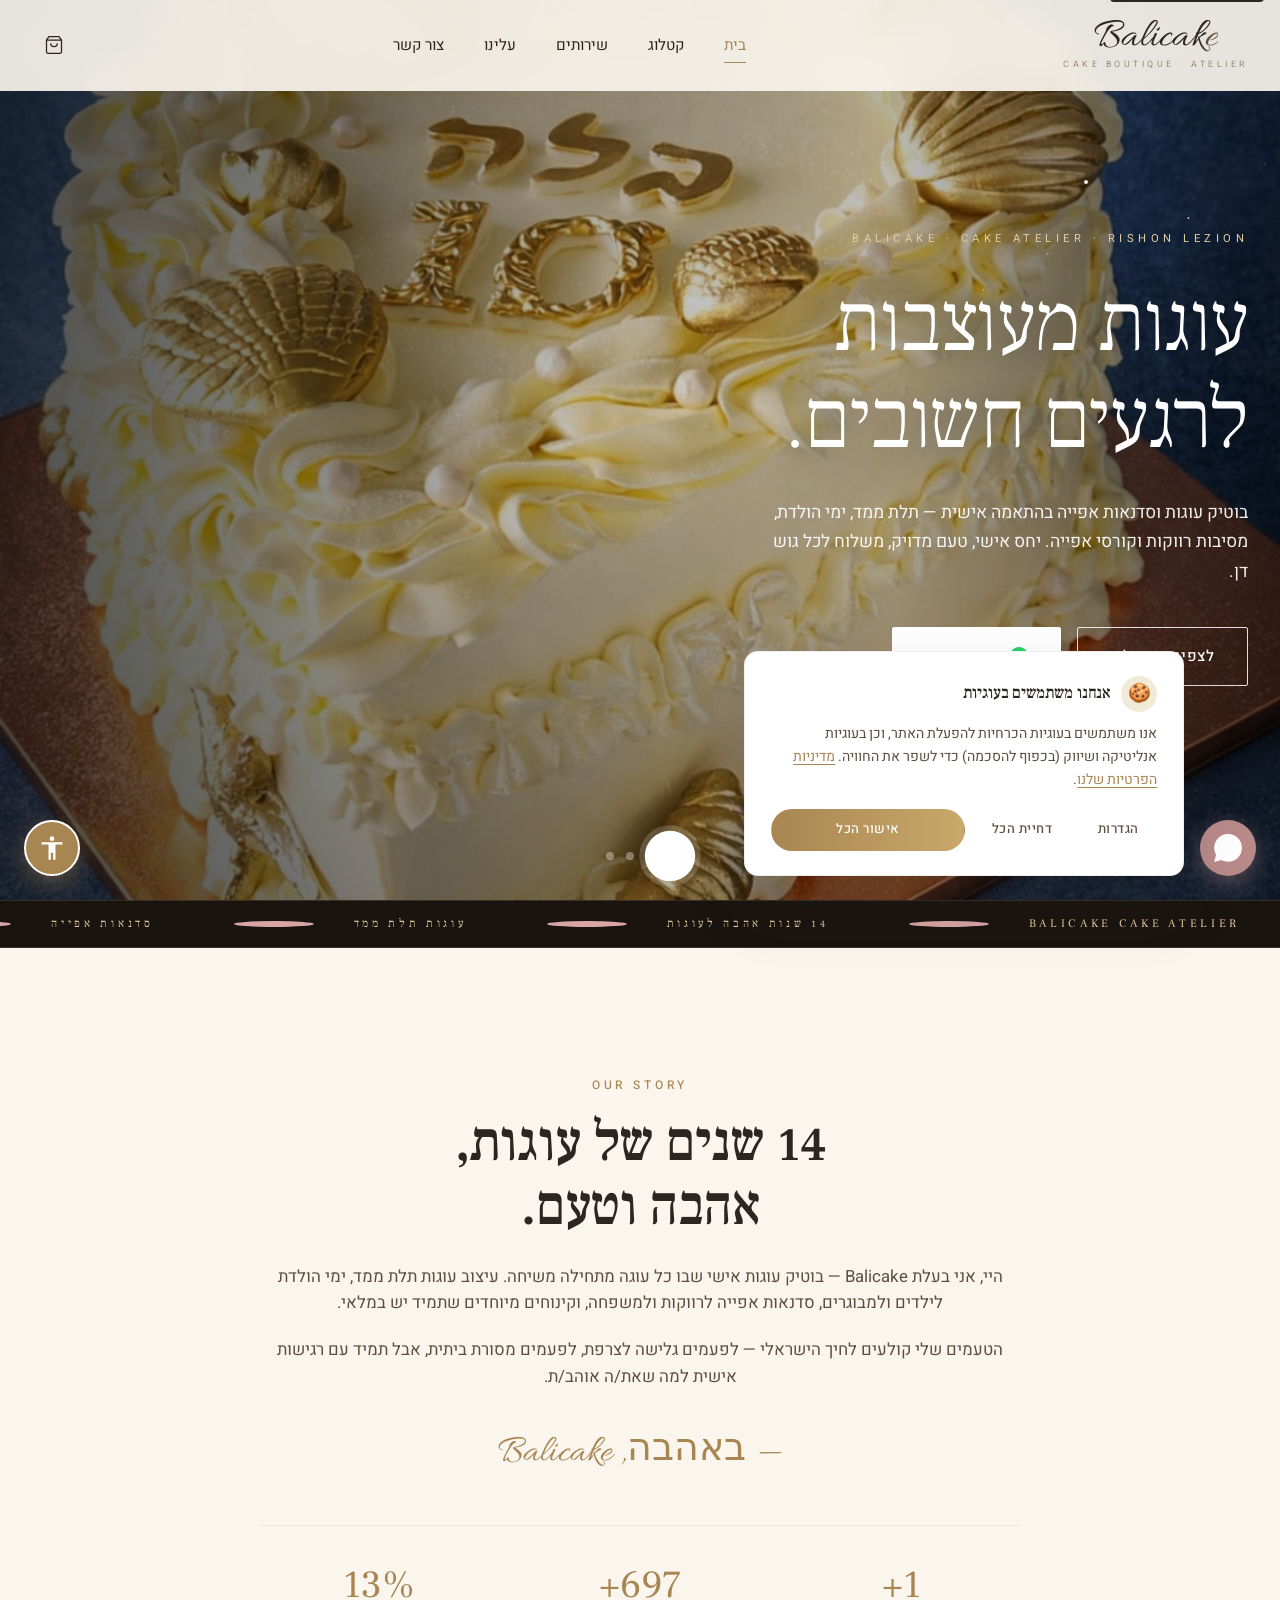
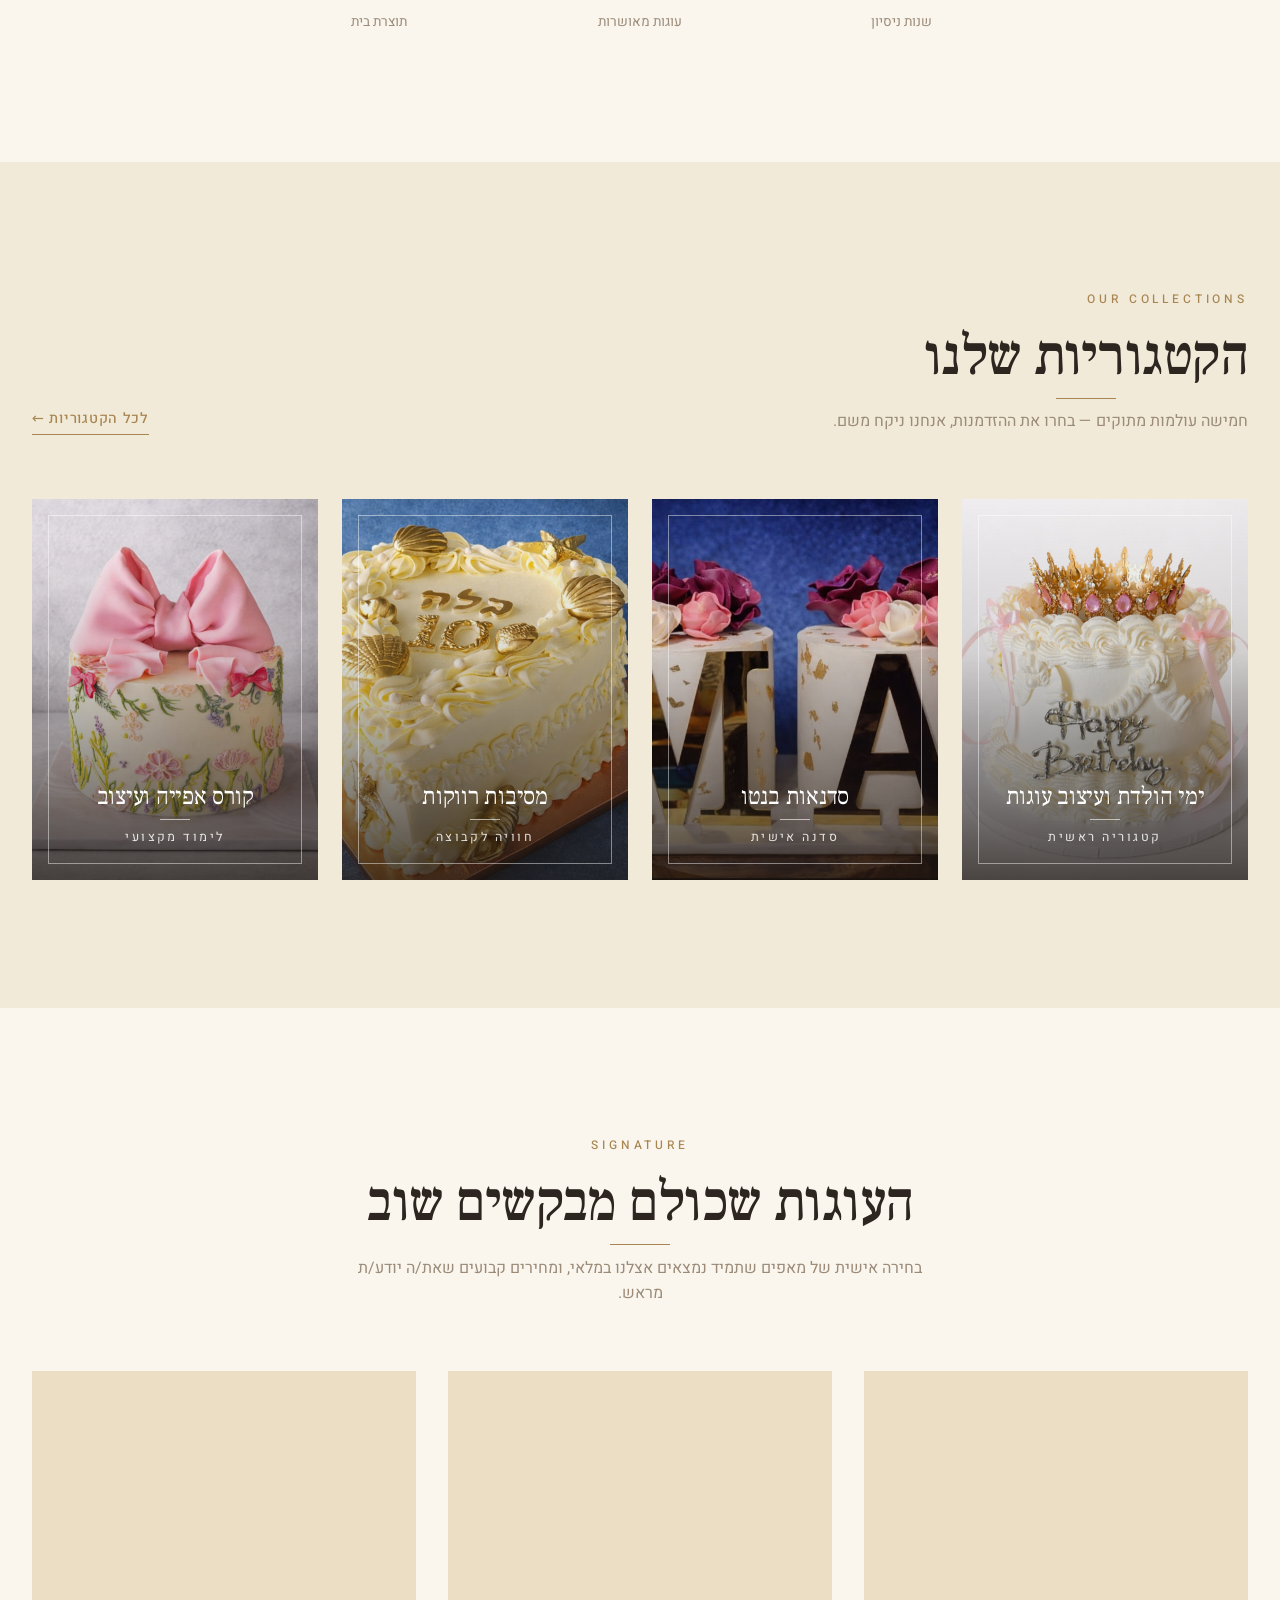
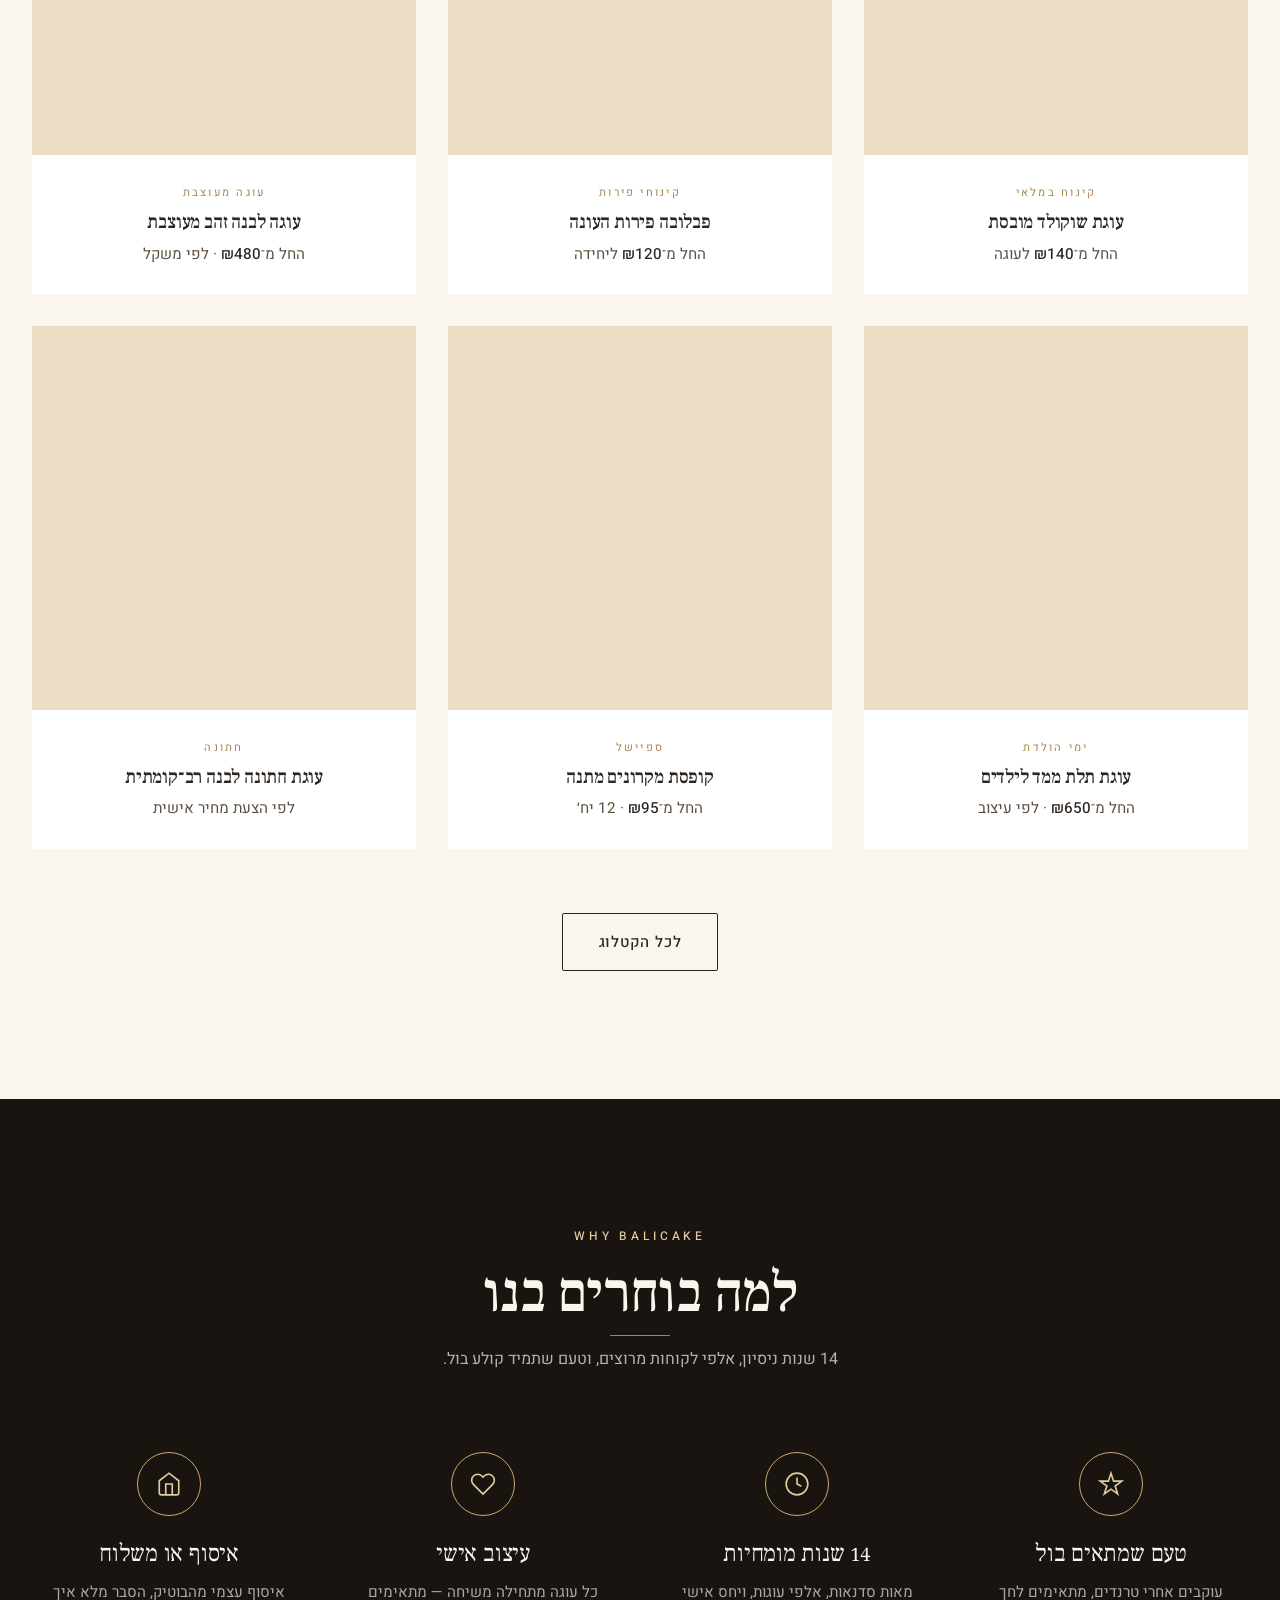
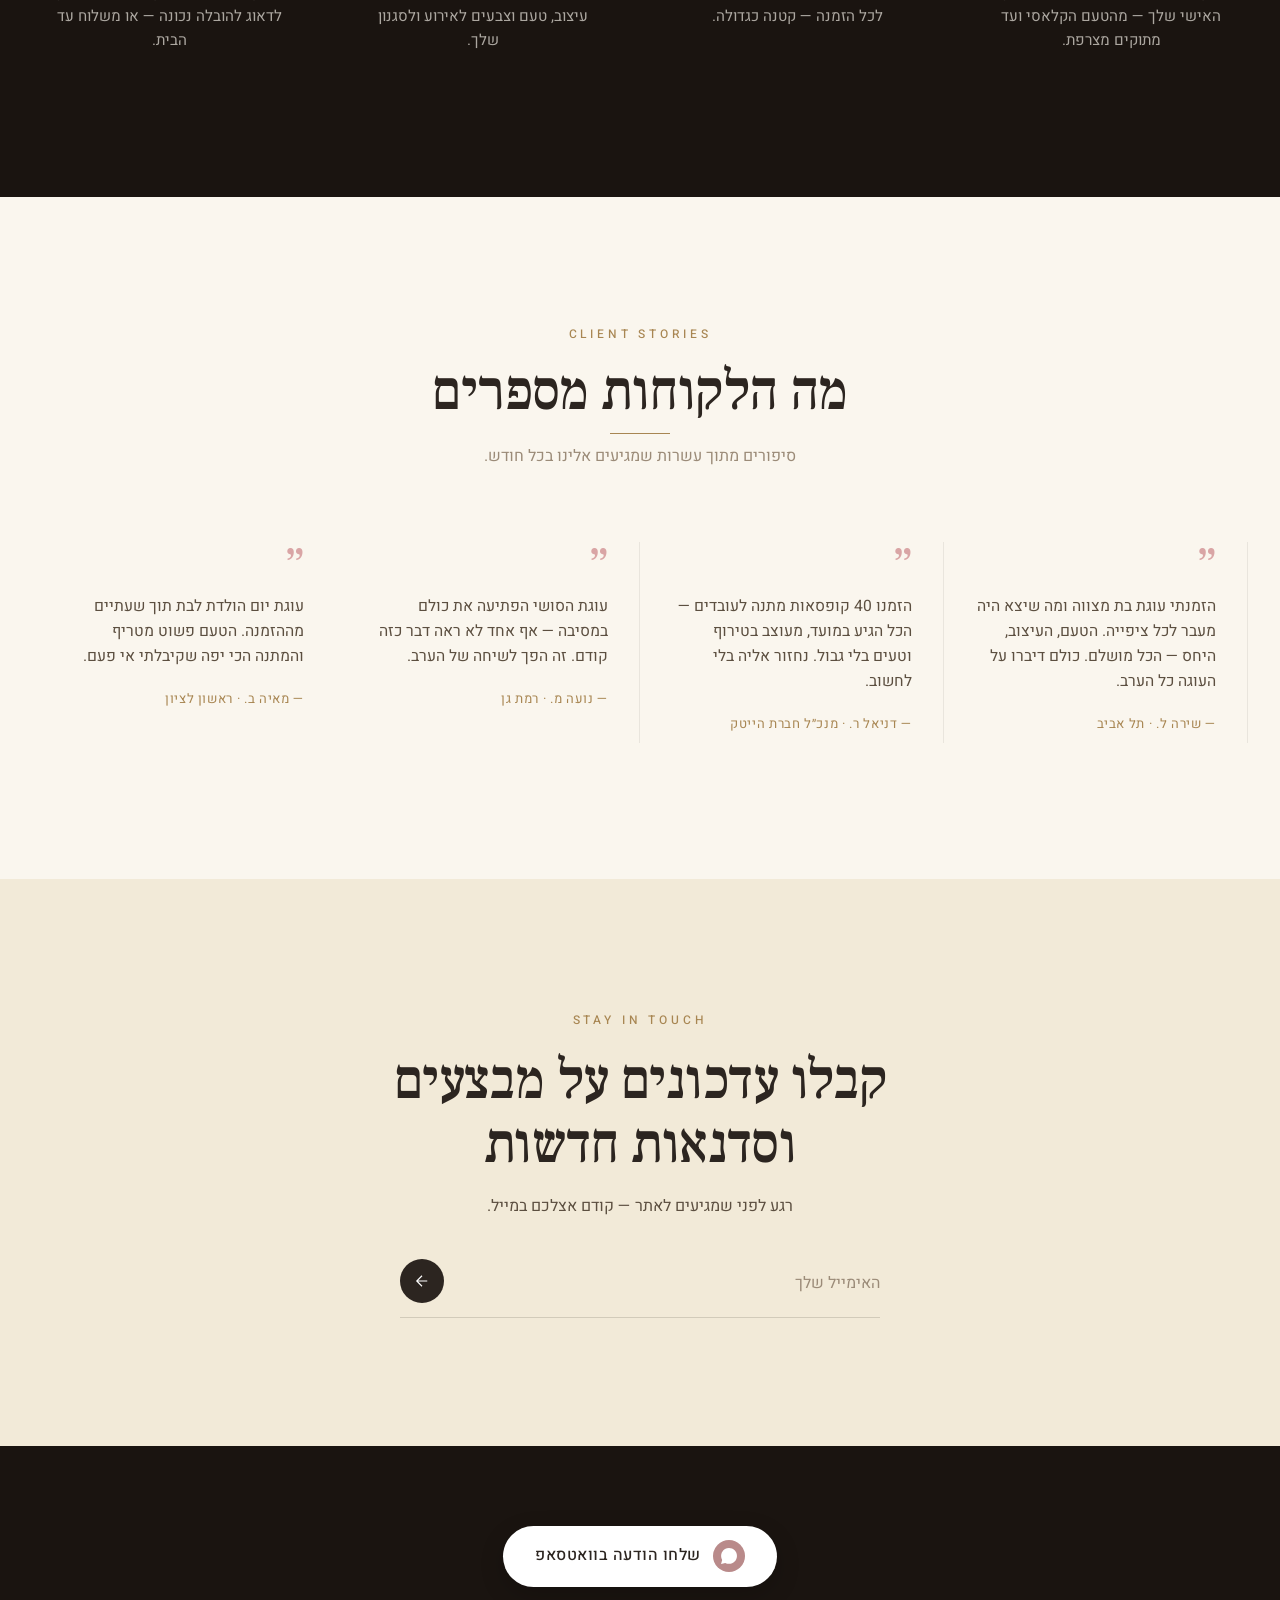
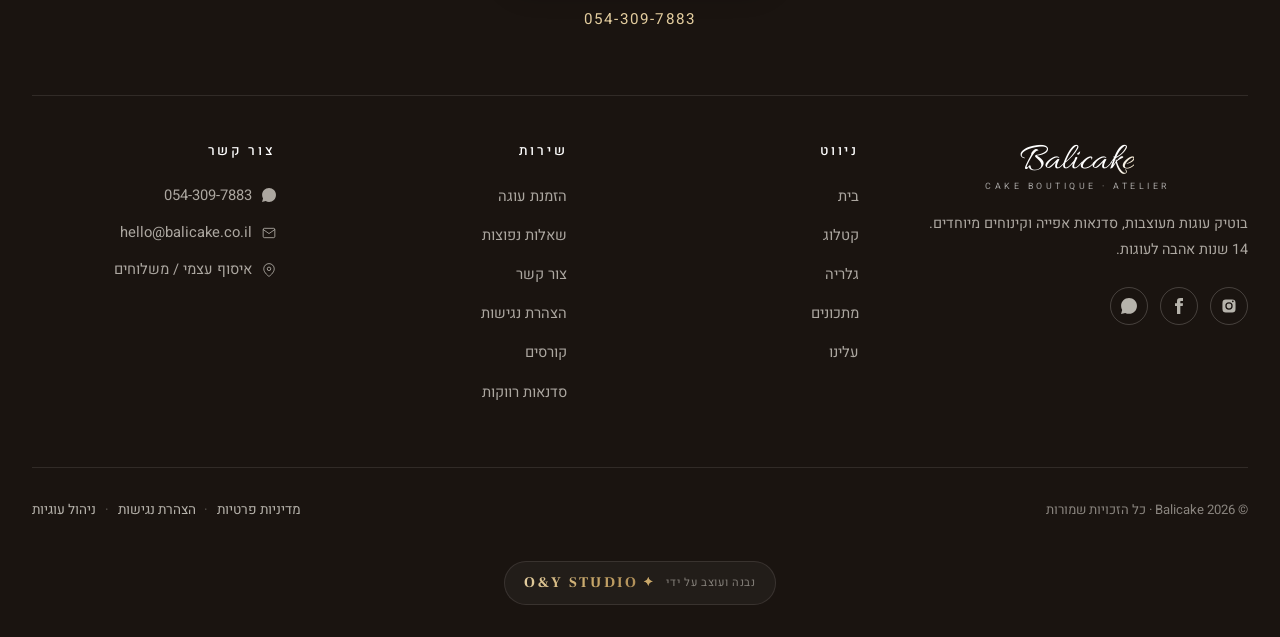
<file: index.html>
﻿<!DOCTYPE html>
<html lang="he" dir="rtl">
<head>
  <meta charset="UTF-8">
  <meta name="viewport" content="width=device-width, initial-scale=1.0, viewport-fit=cover">
  <meta name="theme-color" content="#FAF6EE">
  <title>Balicake · בוטיק עוגות מעוצבות, סדנאות וקורסי אפייה</title>
  <meta name="description" content="Balicake — 14 שנות עיצוב עוגות תלת ממד, ימי הולדת, סדנאות אפייה, מסיבות רווקות וקינוחים מיוחדים. ממלאים את הבטן במשהו טוב ✨">
  <meta name="keywords" content="עוגות מעוצבות, ימי הולדת, סדנאות אפייה, עוגות תלת ממד, מסיבת רווקות, קורס אפייה, Balicake">

  <meta property="og:title" content="Balicake · בוטיק עוגות מעוצבות">
  <meta property="og:description" content="עיצוב עוגות, סדנאות וקורסי אפייה — 14 שנות אהבה ומקצועיות.">
  <meta property="og:type" content="website">
  <meta property="og:url" content="https://balicake.co.il/">
  <meta property="og:image" content="https://balicake.co.il/images/hero/cake-1.jpg">
  <meta property="og:site_name" content="Balicake">
  <meta property="og:locale" content="he_IL">

  <link rel="preconnect" href="https://fonts.googleapis.com">
  <link rel="preconnect" href="https://fonts.gstatic.com" crossorigin>
  <link rel="preconnect" href="https://images.unsplash.com">
  <link href="https://fonts.googleapis.com/css2?family=Allura&family=Frank+Ruhl+Libre:wght@300;400;500;700&family=Heebo:wght@300;400;500;600&display=swap" rel="stylesheet">

  <link rel="preload" as="image" href="images/hero/cake-1.jpg" fetchpriority="high">
  <link rel="stylesheet" href="css/style.css?v=6">
  <link rel="icon" href="data:image/svg+xml,%3Csvg xmlns='http://www.w3.org/2000/svg' viewBox='0 0 100 100'%3E%3Ctext y='.9em' font-size='90'%3E🎂%3C/text%3E%3C/svg%3E">
  <!-- ============= GOOGLE CONSENT MODE v2 (must run BEFORE GA4) ============= -->
  <script>
    window.dataLayer = window.dataLayer || [];
    function gtag(){dataLayer.push(arguments);}
    gtag('consent', 'default', {
      'ad_storage': 'denied',
      'ad_user_data': 'denied',
      'ad_personalization': 'denied',
      'analytics_storage': 'denied',
      'functionality_storage': 'granted',
      'security_storage': 'granted',
      'wait_for_update': 500,
      'region': ['IL', 'EEA']
    });
  </script>

  <!-- ============= GOOGLE ANALYTICS 4 ============= -->
  <!-- GA4 Measurement ID: G-ZY3YNH5D94 (Balicake Production) -->
  <script async src="https://www.googletagmanager.com/gtag/js?id=G-ZY3YNH5D94"></script>
  <script>
    gtag('js', new Date());
    gtag('config', 'G-ZY3YNH5D94', { anonymize_ip: true });
  </script>

  <!-- ============= META PIXEL ============= -->
  <!-- TODO: Replace 000000000000000 with real Pixel ID from business.facebook.com -->
  <script>
    !function(f,b,e,v,n,t,s){if(f.fbq)return;n=f.fbq=function(){n.callMethod?n.callMethod.apply(n,arguments):n.queue.push(arguments)};if(!f._fbq)f._fbq=n;n.push=n;n.loaded=!0;n.version='2.0';n.queue=[];t=b.createElement(e);t.async=!0;t.src=v;s=b.getElementsByTagName(e)[0];s.parentNode.insertBefore(t,s)}(window,document,'script','https://connect.facebook.net/en_US/fbevents.js');
    fbq('init', '000000000000000');
    fbq('track', 'PageView');
  </script>
  <noscript><img height="1" width="1" style="display:none" src="https://www.facebook.com/tr?id=000000000000000&ev=PageView&noscript=1" alt=""/></noscript>

  <!-- ============= JSON-LD STRUCTURED DATA (SEO) ============= -->
  <script type="application/ld+json">
  {
    "@context": "https://schema.org",
    "@type": "Bakery",
    "name": "Balicake",
    "alternateName": "בליקייק - בוטיק עוגות",
    "description": "בוטיק עוגות מעוצבות וסדנאות אפייה — עוגות תלת ממד, ימי הולדת, מסיבות רווקות וקורסים",
    "url": "https://balicake.vercel.app/",
    "image": "https://balicake.vercel.app/images/hero/cake-1.jpg",
    "priceRange": "₪₪",
    "telephone": "+972-54-309-7883",
    "address": {
      "@type": "PostalAddress",
      "addressLocality": "ראשון לציון",
      "addressCountry": "IL"
    },
    "areaServed": {
      "@type": "GeoCircle",
      "geoMidpoint": { "@type": "GeoCoordinates", "latitude": 31.971, "longitude": 34.789 },
      "geoRadius": "25000"
    },
    "openingHoursSpecification": [
      { "@type": "OpeningHoursSpecification", "dayOfWeek": ["Sunday","Monday","Tuesday","Wednesday","Thursday"], "opens": "09:00", "closes": "20:00" },
      { "@type": "OpeningHoursSpecification", "dayOfWeek": "Friday", "opens": "09:00", "closes": "13:00" }
    ],
    "sameAs": [
      "https://www.instagram.com/balicake",
      "https://www.facebook.com/balicake"
    ],
    "aggregateRating": {
      "@type": "AggregateRating",
      "ratingValue": "5.0",
      "reviewCount": "120"
    }
  }
  </script>

</head>

<body>

  <!-- ============== HEADER ============== -->
  <header class="site-header">
    <div class="header-inner">
      <a href="index.html" class="logo" aria-label="Balicake">
        <span class="logo-mark">Balicake</span>
        <span class="logo-tag">CAKE BOUTIQUE · ATELIER</span>
      </a>
      <nav class="nav" aria-label="ניווט ראשי">
        <a href="index.html" class="active">בית</a>
        <a href="catalog.html">קטלוג</a>
        <a href="catalog.html#bento">שירותים</a>
        <a href="about.html">עלינו</a>
        <a href="contact.html">צור קשר</a>
      </nav>
      <div class="header-actions">
        <a href="orders.html" class="icon-btn" aria-label="הזמנה">
          <svg width="20" height="20" viewBox="0 0 24 24" fill="none" stroke="currentColor" stroke-width="1.5">
            <path d="M6 2L3 6v14a2 2 0 002 2h14a2 2 0 002-2V6l-3-4H6zM3 6h18M16 10a4 4 0 01-8 0"/>
          </svg>
        </a>
        <button class="menu-toggle" aria-label="פתח תפריט"><span></span></button>
      </div>
    </div>
  </header>

  <nav class="mobile-nav" aria-label="תפריט מובייל">
    <a href="index.html" class="active">בית</a>
    <a href="catalog.html">קטלוג</a>
    <a href="catalog.html#bento">שירותים</a>
    <a href="about.html">עלינו</a>
    <a href="contact.html">צור קשר</a>
    <div class="mobile-cta">
      <a href="https://wa.me/972543097883" class="btn btn-primary" style="display:flex;justify-content:center;">דברו איתנו בוואטסאפ</a>
    </div>
  </nav>

  <!-- ============== HERO CAROUSEL ============== -->
  <section class="hero" id="top">
    <div class="hero-slides">
      <div class="hero-slide active">
        <div class="hero-slide-image" style="background-image: url('images/hero/cake-1.jpg');"></div>
      </div>
      <div class="hero-slide">
        <div class="hero-slide-image" style="background-image: url('images/hero/cake-2.jpg');"></div>
      </div>
      <div class="hero-slide">
        <div class="hero-slide-image" style="background-image: url('images/hero/cake-3.jpg');"></div>
      </div>
      <div class="hero-slide">
        <div class="hero-slide-image" style="background-image: url('images/hero/cake-4.jpg');"></div>
      </div>
    </div>

    <div class="hero-content">
      <div class="hero-text">
        <span class="eyebrow">BALICAKE · CAKE ATELIER · RISHON LEZION</span>
        <h1>עוגות מעוצבות<br>לרגעים חשובים.</h1>
        <p>בוטיק עוגות וסדנאות אפייה בהתאמה אישית — תלת ממד, ימי הולדת, מסיבות רווקות וקורסי אפייה. יחס אישי, טעם מדויק, משלוח לכל גוש דן.</p>
        <div class="hero-actions">
          <a href="catalog.html" class="btn btn-primary">לצפייה בקטלוג</a>
          <a href="https://wa.me/972543097883?text=היי%20Balicake!%20הגעתי%20מהאתר%20ואני%20רוצה%20להזמין%20עוגה" class="btn btn-ghost" target="_blank" rel="noopener">
            <svg width="18" height="18" viewBox="0 0 24 24" fill="#25D366">
              <path d="M.057 24l1.687-6.163c-1.041-1.804-1.588-3.849-1.587-5.946.003-6.556 5.338-11.891 11.893-11.891 3.181.001 6.167 1.24 8.413 3.488 2.245 2.248 3.481 5.236 3.48 8.414-.003 6.557-5.338 11.892-11.893 11.892-1.99-.001-3.951-.5-5.688-1.448L.057 24z"/>
            </svg>
            דברו איתנו
          </a>
        </div>
      </div>
    </div>

    <div class="hero-pagination" role="tablist" aria-label="ניווט בין שקופיות"></div>
  </section>

  <!-- ============== MARQUEE STRIP ============== -->
  <div class="marquee" aria-hidden="true">
    <div class="marquee-track">
      <span>Balicake Cake Atelier <span class="dot"></span></span>
      <span>14 שנות אהבה לעוגות <span class="dot"></span></span>
      <span>עוגות תלת ממד <span class="dot"></span></span>
      <span>סדנאות אפייה <span class="dot"></span></span>
      <span>קורסים מקצועיים <span class="dot"></span></span>
      <span>משלוח לכל גוש דן <span class="dot"></span></span>
      <span>Rishon LeZion <span class="dot"></span></span>
      <span>Balicake Cake Atelier <span class="dot"></span></span>
      <span>14 שנות אהבה לעוגות <span class="dot"></span></span>
      <span>עוגות תלת ממד <span class="dot"></span></span>
      <span>סדנאות אפייה <span class="dot"></span></span>
      <span>קורסים מקצועיים <span class="dot"></span></span>
      <span>משלוח לכל גוש דן <span class="dot"></span></span>
      <span>Rishon LeZion <span class="dot"></span></span>
    </div>
  </div>

  <!-- ============== ABOUT PREVIEW ============== -->
  <section class="section">
    <div class="container">
      <div class="about-preview no-img">
        <div class="content">
          <span class="eyebrow reveal">OUR STORY</span>
          <h2 class="reveal">14 שנים של עוגות,<br>אהבה וטעם.</h2>
          <p class="reveal">היי, אני בעלת Balicake — בוטיק עוגות אישי שבו כל עוגה מתחילה משיחה. עיצוב עוגות תלת ממד, ימי הולדת לילדים ולמבוגרים, סדנאות אפייה לרווקות ולמשפחה, וקינוחים מיוחדים שתמיד יש במלאי.</p>
          <p class="reveal">הטעמים שלי קולעים לחיך הישראלי — לפעמים גלישה לצרפת, לפעמים מסורת ביתית, אבל תמיד עם רגישות אישית למה שאת/ה אוהב/ת.</p>
          <div class="signature reveal">— באהבה, Balicake</div>

          <div class="about-stats">
            <div class="stat reveal"><div class="num">14+</div><div class="label">שנות ניסיון</div></div>
            <div class="stat reveal"><div class="num">5,000+</div><div class="label">עוגות מאושרות</div></div>
            <div class="stat reveal"><div class="num">100%</div><div class="label">תוצרת בית</div></div>
          </div>
        </div>
      </div>
    </div>
  </section>

  <!-- ============== CATEGORIES ============== -->
  <section class="section categories" id="categories">
    <div class="container">
      <div class="section-head split">
        <div class="left">
          <span class="eyebrow reveal">OUR COLLECTIONS</span>
          <h2 class="reveal">הקטגוריות שלנו</h2>
          <p class="reveal">חמישה עולמות מתוקים — בחרו את ההזדמנות, אנחנו ניקח משם.</p>
        </div>
        <div class="right reveal">
          <a href="catalog.html" class="btn-link">לכל הקטגוריות ←</a>
        </div>
      </div>

      <div class="cat-grid">
        <a href="catalog.html#birthdays" class="cat-card reveal">
          <div class="cat-img" style="background-image: url('images/hero/cake-4.jpg');"></div>
          <div class="cat-frame"></div>
          <div class="cat-content">
            <h3>ימי הולדת ועיצוב עוגות</h3>
            <div class="count">קטגוריה ראשית</div>
          </div>
        </a>

        <a href="catalog.html#bento" class="cat-card reveal">
          <div class="cat-img" style="background-image: url('images/hero/cake-2.jpg');"></div>
          <div class="cat-frame"></div>
          <div class="cat-content">
            <h3>סדנאות בנטו</h3>
            <div class="count">סדנה אישית</div>
          </div>
        </a>

        <a href="catalog.html#bachelorette" class="cat-card reveal">
          <div class="cat-img" style="background-image: url('images/hero/cake-1.jpg');"></div>
          <div class="cat-frame"></div>
          <div class="cat-content">
            <h3>מסיבות רווקות</h3>
            <div class="count">חוויה לקבוצה</div>
          </div>
        </a>

        <a href="catalog.html#course" class="cat-card reveal">
          <div class="cat-img" style="background-image: url('images/hero/cake-3.jpg');"></div>
          <div class="cat-frame"></div>
          <div class="cat-content">
            <h3>קורס אפייה ועיצוב</h3>
            <div class="count">לימוד מקצועי</div>
          </div>
        </a>
      </div>
    </div>
  </section>

  <!-- ============== FEATURED PRODUCTS ============== -->
  <section class="section">
    <div class="container">
      <div class="section-head">
        <span class="eyebrow reveal">SIGNATURE</span>
        <h2 class="reveal">העוגות שכולם מבקשים שוב</h2>
        <p class="reveal">בחירה אישית של מאפים שתמיד נמצאים אצלנו במלאי, ומחירים קבועים שאת/ה יודע/ת מראש.</p>
      </div>

      <div class="products-grid">
        <article class="product-card reveal">
          <div class="product-img" style="background-image: url('https://images.unsplash.com/photo-1565958011703-44f9829ba187?auto=format&fit=crop&w=800&q=80');"></div>
          <div class="product-body">
            <div class="badge">קינוח במלאי</div>
            <h4>עוגת שוקולד מובסת</h4>
            <p class="price">החל מ־<strong>₪140</strong> לעוגה</p>
          </div>
        </article>

        <article class="product-card reveal">
          <div class="product-img" style="background-image: url('https://images.unsplash.com/photo-1488477181946-6428a0291777?auto=format&fit=crop&w=800&q=80');"></div>
          <div class="product-body">
            <div class="badge">קינוחי פירות</div>
            <h4>פבלובה פירות העונה</h4>
            <p class="price">החל מ־<strong>₪120</strong> ליחידה</p>
          </div>
        </article>

        <article class="product-card reveal">
          <div class="product-img" style="background-image: url('https://images.unsplash.com/photo-1571115177098-24ec42ed204d?auto=format&fit=crop&w=800&q=80');"></div>
          <div class="product-body">
            <div class="badge">עוגה מעוצבת</div>
            <h4>עוגה לבנה זהב מעוצבת</h4>
            <p class="price">החל מ־<strong>₪480</strong> · לפי משקל</p>
          </div>
        </article>

        <article class="product-card reveal">
          <div class="product-img" style="background-image: url('https://images.unsplash.com/photo-1612203985729-70726954388c?auto=format&fit=crop&w=800&q=80');"></div>
          <div class="product-body">
            <div class="badge">ימי הולדת</div>
            <h4>עוגת תלת ממד לילדים</h4>
            <p class="price">החל מ־<strong>₪650</strong> · לפי עיצוב</p>
          </div>
        </article>

        <article class="product-card reveal">
          <div class="product-img" style="background-image: url('https://images.unsplash.com/photo-1558326567-98ae2405596b?auto=format&fit=crop&w=800&q=80');"></div>
          <div class="product-body">
            <div class="badge">ספיישל</div>
            <h4>קופסת מקרונים מתנה</h4>
            <p class="price">החל מ־<strong>₪95</strong> · 12 יח׳</p>
          </div>
        </article>

        <article class="product-card reveal">
          <div class="product-img" style="background-image: url('https://images.unsplash.com/photo-1623428454614-abaf00244e52?auto=format&fit=crop&w=800&q=80');"></div>
          <div class="product-body">
            <div class="badge">חתונה</div>
            <h4>עוגת חתונה לבנה רב־קומתית</h4>
            <p class="price">לפי הצעת מחיר אישית</p>
          </div>
        </article>
      </div>

      <div class="text-center" style="margin-top: 4rem;">
        <a href="catalog.html" class="btn btn-outline">לכל הקטלוג</a>
      </div>
    </div>
  </section>

  <!-- ============== FEATURES / WHY US ============== -->
  <section class="section features">
    <div class="container">
      <div class="section-head">
        <span class="eyebrow reveal">WHY BALICAKE</span>
        <h2 class="reveal">למה בוחרים בנו</h2>
        <p class="reveal">14 שנות ניסיון, אלפי לקוחות מרוצים, וטעם שתמיד קולע בול.</p>
      </div>

      <div class="features-grid">
        <div class="feature reveal">
          <div class="icon">
            <svg viewBox="0 0 24 24" fill="none" stroke="currentColor" stroke-width="1.5"><path d="M12 2l2.39 7.36H22l-6.19 4.5 2.36 7.27L12 16.77l-6.17 4.36 2.36-7.27L2 9.36h7.61L12 2z"/></svg>
          </div>
          <h4>טעם שמתאים בול</h4>
          <p>עוקבים אחרי טרנדים, מתאימים לחך האישי שלך — מהטעם הקלאסי ועד מתוקים מצרפת.</p>
        </div>

        <div class="feature reveal">
          <div class="icon">
            <svg viewBox="0 0 24 24" fill="none" stroke="currentColor" stroke-width="1.5"><circle cx="12" cy="12" r="10"/><path d="M12 6v6l4 2"/></svg>
          </div>
          <h4>14 שנות מומחיות</h4>
          <p>מאות סדנאות, אלפי עוגות, ויחס אישי לכל הזמנה — קטנה כגדולה.</p>
        </div>

        <div class="feature reveal">
          <div class="icon">
            <svg viewBox="0 0 24 24" fill="none" stroke="currentColor" stroke-width="1.5"><path d="M20.84 4.61a5.5 5.5 0 00-7.78 0L12 5.67l-1.06-1.06a5.5 5.5 0 00-7.78 7.78l1.06 1.06L12 21.23l7.78-7.78 1.06-1.06a5.5 5.5 0 000-7.78z"/></svg>
          </div>
          <h4>עיצוב אישי</h4>
          <p>כל עוגה מתחילה משיחה — מתאימים עיצוב, טעם וצבעים לאירוע ולסגנון שלך.</p>
        </div>

        <div class="feature reveal">
          <div class="icon">
            <svg viewBox="0 0 24 24" fill="none" stroke="currentColor" stroke-width="1.5"><path d="M3 9l9-7 9 7v11a2 2 0 01-2 2H5a2 2 0 01-2-2z"/><path d="M9 22V12h6v10"/></svg>
          </div>
          <h4>איסוף או משלוח</h4>
          <p>איסוף עצמי מהבוטיק, הסבר מלא איך לדאוג להובלה נכונה — או משלוח עד הבית.</p>
        </div>
      </div>
    </div>
  </section>

  <!-- ============== TESTIMONIALS ============== -->
  <section class="section testimonials">
    <div class="container">
      <div class="section-head">
        <span class="eyebrow reveal">CLIENT STORIES</span>
        <h2 class="reveal">מה הלקוחות מספרים</h2>
        <p class="reveal">סיפורים מתוך עשרות שמגיעים אלינו בכל חודש.</p>
      </div>

      <div class="testimonial-grid">
        <div class="testimonial reveal">
          <span class="quote-mark">״</span>
          <p>הזמנתי עוגת בת מצווה ומה שיצא היה מעבר לכל ציפייה. הטעם, העיצוב, היחס — הכל מושלם. כולם דיברו על העוגה כל הערב.</p>
          <div class="author">— שירה ל. · תל אביב</div>
        </div>

        <div class="testimonial reveal">
          <span class="quote-mark">״</span>
          <p>הזמנו 40 קופסאות מתנה לעובדים — הכל הגיע במועד, מעוצב בטירוף וטעים בלי גבול. נחזור אליה בלי לחשוב.</p>
          <div class="author">— דניאל ר. · מנכ״ל חברת הייטק</div>
        </div>

        <div class="testimonial reveal">
          <span class="quote-mark">״</span>
          <p>עוגת הסושי הפתיעה את כולם במסיבה — אף אחד לא ראה דבר כזה קודם. זה הפך לשיחה של הערב.</p>
          <div class="author">— נועה מ. · רמת גן</div>
        </div>

        <div class="testimonial reveal">
          <span class="quote-mark">״</span>
          <p>עוגת יום הולדת לבת תוך שעתיים מההזמנה. הטעם פשוט מטריף והמתנה הכי יפה שקיבלתי אי פעם.</p>
          <div class="author">— מאיה ב. · ראשון לציון</div>
        </div>
      </div>
    </div>
  </section>

  <!-- ============== NEWSLETTER ============== -->
  <section class="section newsletter">
    <div class="container">
      <span class="eyebrow reveal">STAY IN TOUCH</span>
      <h2 class="reveal" style="margin-top: 1rem;">קבלו עדכונים על מבצעים<br>וסדנאות חדשות</h2>
      <p class="reveal" style="max-width: 480px; margin: 1rem auto 0;">רגע לפני שמגיעים לאתר — קודם אצלכם במייל.</p>

      <form class="form reveal">
        <input type="email" placeholder="האימייל שלך" aria-label="כתובת אימייל" required>
        <button type="submit" aria-label="הרשמה">
          <svg width="18" height="18" viewBox="0 0 24 24" fill="none" stroke="currentColor" stroke-width="1.5">
            <path d="M19 12H5M12 5l-7 7 7 7"/>
          </svg>
        </button>
      </form>
    </div>
  </section>

  <!-- ============== FOOTER ============== -->
  <footer class="site-footer">
    <div class="container">
      <div class="footer-cta">
        <a href="https://wa.me/972543097883?text=היי%20Balicake!" class="wa-pill" target="_blank" rel="noopener">
          <span class="wa-icon">
            <svg viewBox="0 0 24 24" fill="currentColor"><path d="M.057 24l1.687-6.163c-1.041-1.804-1.588-3.849-1.587-5.946.003-6.556 5.338-11.891 11.893-11.891 3.181.001 6.167 1.24 8.413 3.488 2.245 2.248 3.481 5.236 3.48 8.414-.003 6.557-5.338 11.892-11.893 11.892-1.99-.001-3.951-.5-5.688-1.448L.057 24z"/></svg>
          </span>
          שלחו הודעה בוואטסאפ
        </a>
        <a href="tel:+972543097883" class="phone">054-309-7883</a>
      </div>
      <div class="footer-grid">
        <div>
          <a href="index.html" class="logo">
            <span class="logo-mark" style="font-size: 2.4rem;">Balicake</span>
            <span class="logo-tag">CAKE BOUTIQUE · ATELIER</span>
          </a>
          <p style="margin-top: 1.25rem; max-width: 320px;">בוטיק עוגות מעוצבות, סדנאות אפייה וקינוחים מיוחדים. 14 שנות אהבה לעוגות.</p>
          <div class="socials">
            <a href="#" aria-label="Instagram">
              <svg width="16" height="16" viewBox="0 0 24 24" fill="currentColor"><path d="M12 2.16c3.2 0 3.58 0 4.85.07 3.25.15 4.77 1.69 4.92 4.92.06 1.27.07 1.65.07 4.85s0 3.58-.07 4.85c-.15 3.23-1.66 4.77-4.92 4.92-1.27.06-1.64.07-4.85.07-3.2 0-3.58 0-4.85-.07-3.26-.15-4.77-1.7-4.92-4.92C2.18 15.58 2.16 15.2 2.16 12s0-3.58.07-4.85C2.38 3.92 3.9 2.38 7.15 2.23 8.42 2.18 8.8 2.16 12 2.16zm0 4.32a5.52 5.52 0 100 11.04 5.52 5.52 0 000-11.04zm0 9.12a3.6 3.6 0 110-7.2 3.6 3.6 0 010 7.2zm5.74-9.34a1.29 1.29 0 100-2.58 1.29 1.29 0 000 2.58z"/></svg>
            </a>
            <a href="#" aria-label="Facebook">
              <svg width="16" height="16" viewBox="0 0 24 24" fill="currentColor"><path d="M9 8H6v4h3v12h5V12h3.64L18 8h-4V6c0-.97.16-1.36 1.09-1.36H18V0h-3.83C10.5 0 9 1.62 9 4.71V8z"/></svg>
            </a>
            <a href="https://wa.me/972543097883" aria-label="WhatsApp">
              <svg width="16" height="16" viewBox="0 0 24 24" fill="currentColor"><path d="M.057 24l1.687-6.163c-1.041-1.804-1.588-3.849-1.587-5.946.003-6.556 5.338-11.891 11.893-11.891 3.181.001 6.167 1.24 8.413 3.488 2.245 2.248 3.481 5.236 3.48 8.414-.003 6.557-5.338 11.892-11.893 11.892-1.99-.001-3.951-.5-5.688-1.448L.057 24z"/></svg>
            </a>
          </div>
        </div>

        <div>
          <h5>ניווט</h5>
          <ul class="footer-links">
            <li><a href="index.html">בית</a></li>
            <li><a href="catalog.html">קטלוג</a></li>
            <li><a href="gallery.html">גלריה</a></li>
            <li><a href="recipes.html">מתכונים</a></li>
            <li><a href="about.html">עלינו</a></li>
          </ul>
        </div>

        <div>
          <h5>שירות</h5>
          <ul class="footer-links">
            <li><a href="orders.html">הזמנת עוגה</a></li>
            <li><a href="faq.html">שאלות נפוצות</a></li>
            <li><a href="contact.html">צור קשר</a></li><li><a href="accessibility.html">הצהרת נגישות</a></li>
            <li><a href="catalog.html#course">קורסים</a></li>
            <li><a href="catalog.html#bachelorette">סדנאות רווקות</a></li>
          </ul>
        </div>

        <div>
          <h5>צור קשר</h5>
          <ul class="footer-contact">
            <li><a href="https://wa.me/972543097883">
              <svg width="14" height="14" viewBox="0 0 24 24" fill="currentColor"><path d="M.057 24l1.687-6.163c-1.041-1.804-1.588-3.849-1.587-5.946.003-6.556 5.338-11.891 11.893-11.891 3.181.001 6.167 1.24 8.413 3.488 2.245 2.248 3.481 5.236 3.48 8.414-.003 6.557-5.338 11.892-11.893 11.892-1.99-.001-3.951-.5-5.688-1.448L.057 24z"/></svg>
              054-309-7883
            </a></li>
            <li><a href="mailto:hello@balicake.co.il">
              <svg width="14" height="14" viewBox="0 0 24 24" fill="none" stroke="currentColor" stroke-width="1.5"><path d="M4 4h16c1.1 0 2 .9 2 2v12c0 1.1-.9 2-2 2H4c-1.1 0-2-.9-2-2V6c0-1.1.9-2 2-2zM22 6l-10 7L2 6"/></svg>
              hello@balicake.co.il
            </a></li>
            <li><a href="contact.html">
              <svg width="14" height="14" viewBox="0 0 24 24" fill="none" stroke="currentColor" stroke-width="1.5"><path d="M21 10c0 7-9 13-9 13s-9-6-9-13a9 9 0 0118 0z"/><circle cx="12" cy="10" r="3"/></svg>
              איסוף עצמי / משלוחים
            </a></li>
          </ul>
        </div>
      </div>

      <div class="footer-bottom">
        <div>© <span id="yr"></span> Balicake · כל הזכויות שמורות</div>
        <div class="footer-bottom-links">
          <a href="privacy.html">מדיניות פרטיות</a>
          <span class="sep" aria-hidden="true">·</span>
          <a href="accessibility.html">הצהרת נגישות</a>
          <span class="sep" aria-hidden="true">·</span>
          <button type="button" class="cookie-settings-link">ניהול עוגיות</button>
        </div>
      </div>
      <div class="footer-credit">
        <a href="https://oystudio.co.il" target="_blank" rel="noopener noreferrer" aria-label="נבנה על ידי O&Y STUDIO" class="oy-signature">
          <span class="oy-label">נבנה ועוצב על ידי</span>
          <span class="oy-brand"><span class="oy-spark">✦</span> O&amp;Y STUDIO</span>
        </a>
      </div>
    </div>
  </footer>

  <!-- WhatsApp Floating -->
  <a href="https://wa.me/972543097883?text=היי%20Balicake!" class="wa-float" aria-label="צ'אט בוואטסאפ" target="_blank" rel="noopener">
    <svg viewBox="0 0 24 24" fill="currentColor"><path d="M.057 24l1.687-6.163c-1.041-1.804-1.588-3.849-1.587-5.946.003-6.556 5.338-11.891 11.893-11.891 3.181.001 6.167 1.24 8.413 3.488 2.245 2.248 3.481 5.236 3.48 8.414-.003 6.557-5.338 11.892-11.893 11.892-1.99-.001-3.951-.5-5.688-1.448L.057 24z"/></svg>
  </a>

  <script>document.getElementById('yr').textContent = new Date().getFullYear();</script>
  <script src="js/main.js?v=6" defer></script>
</body>
</html>
</file>
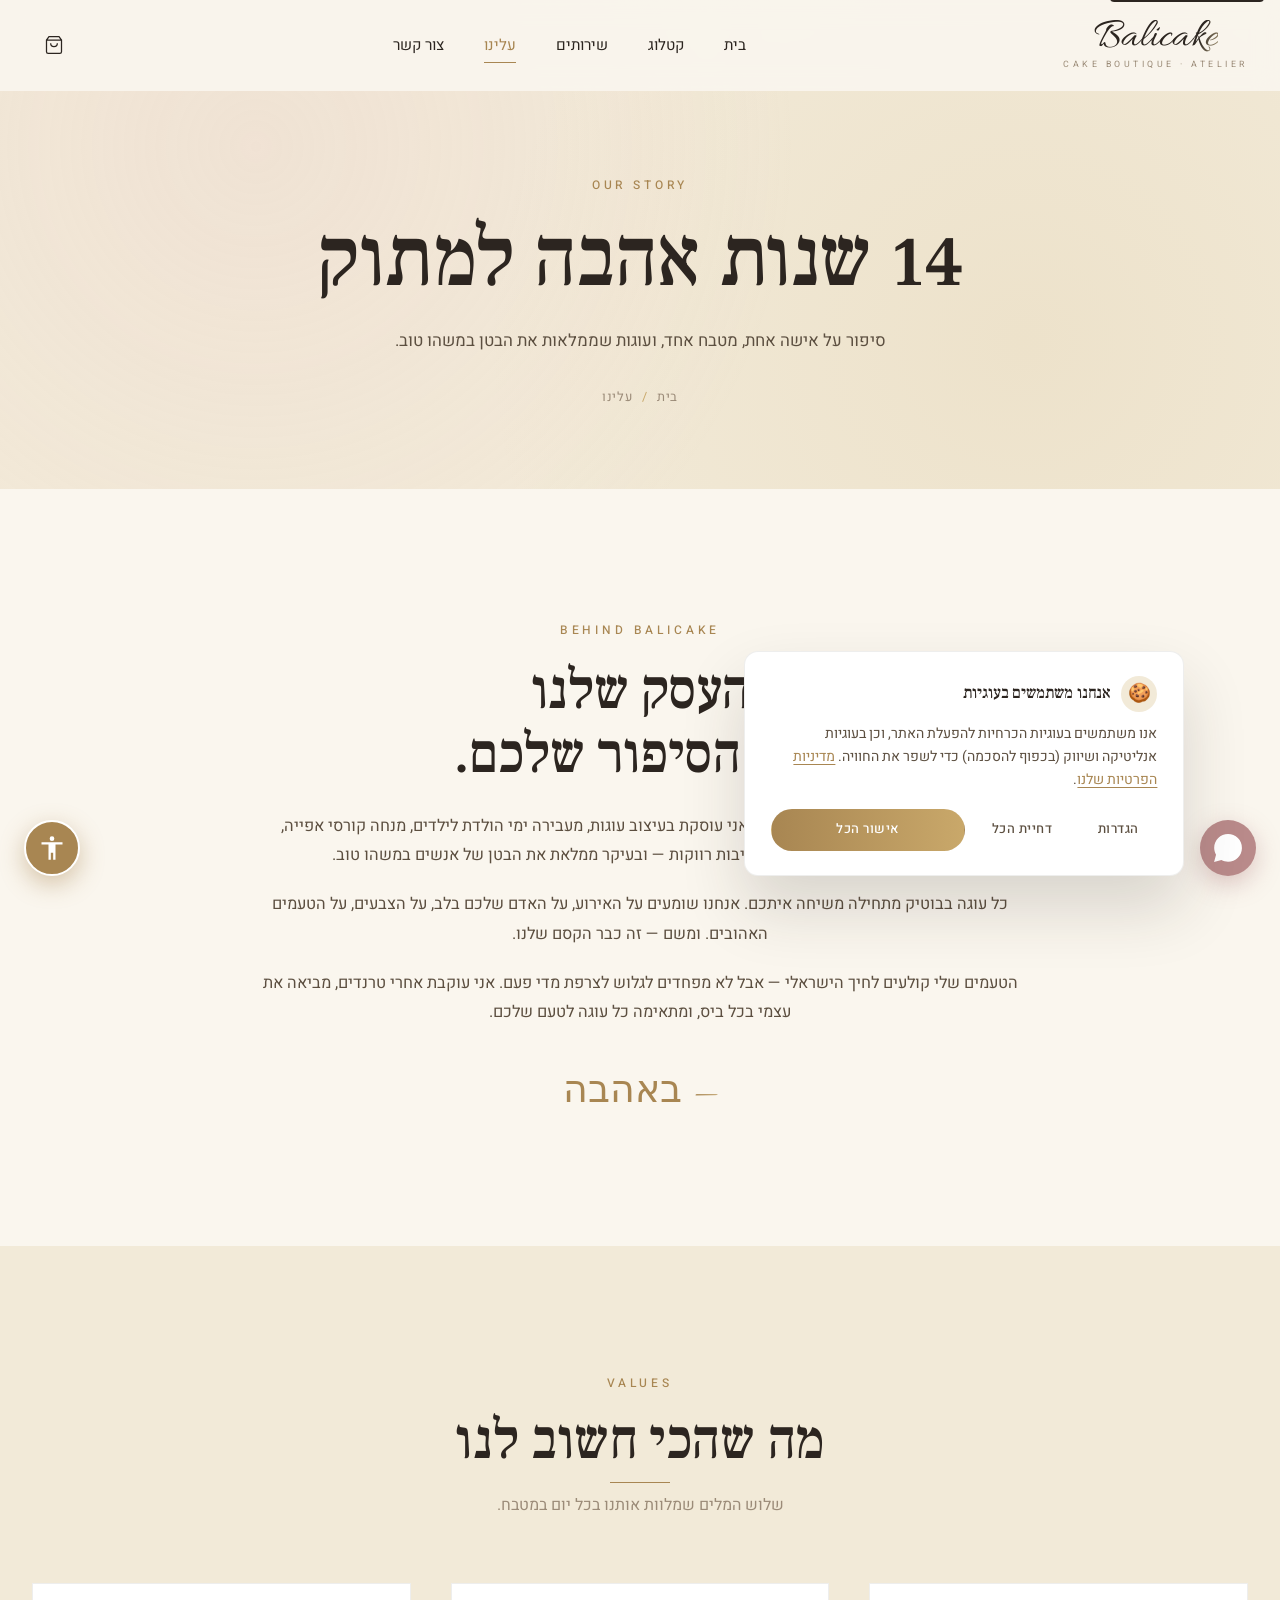
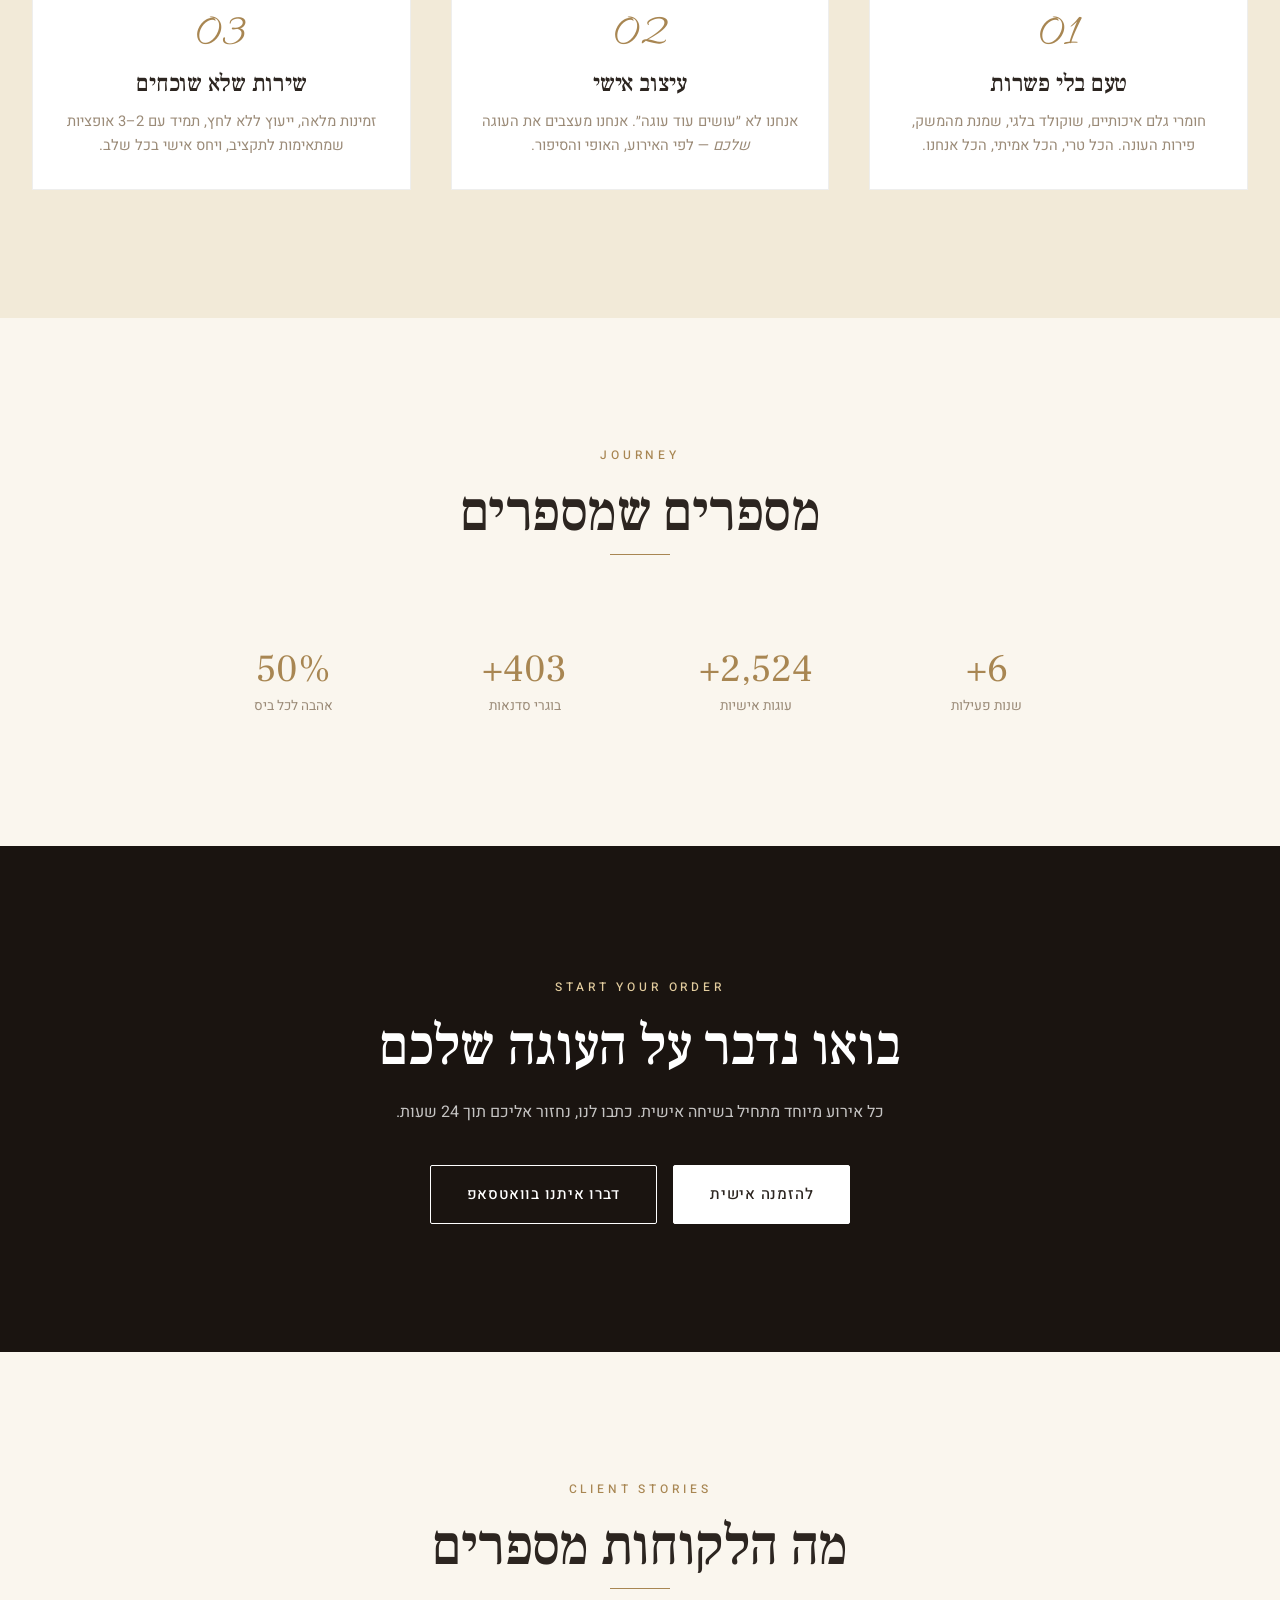
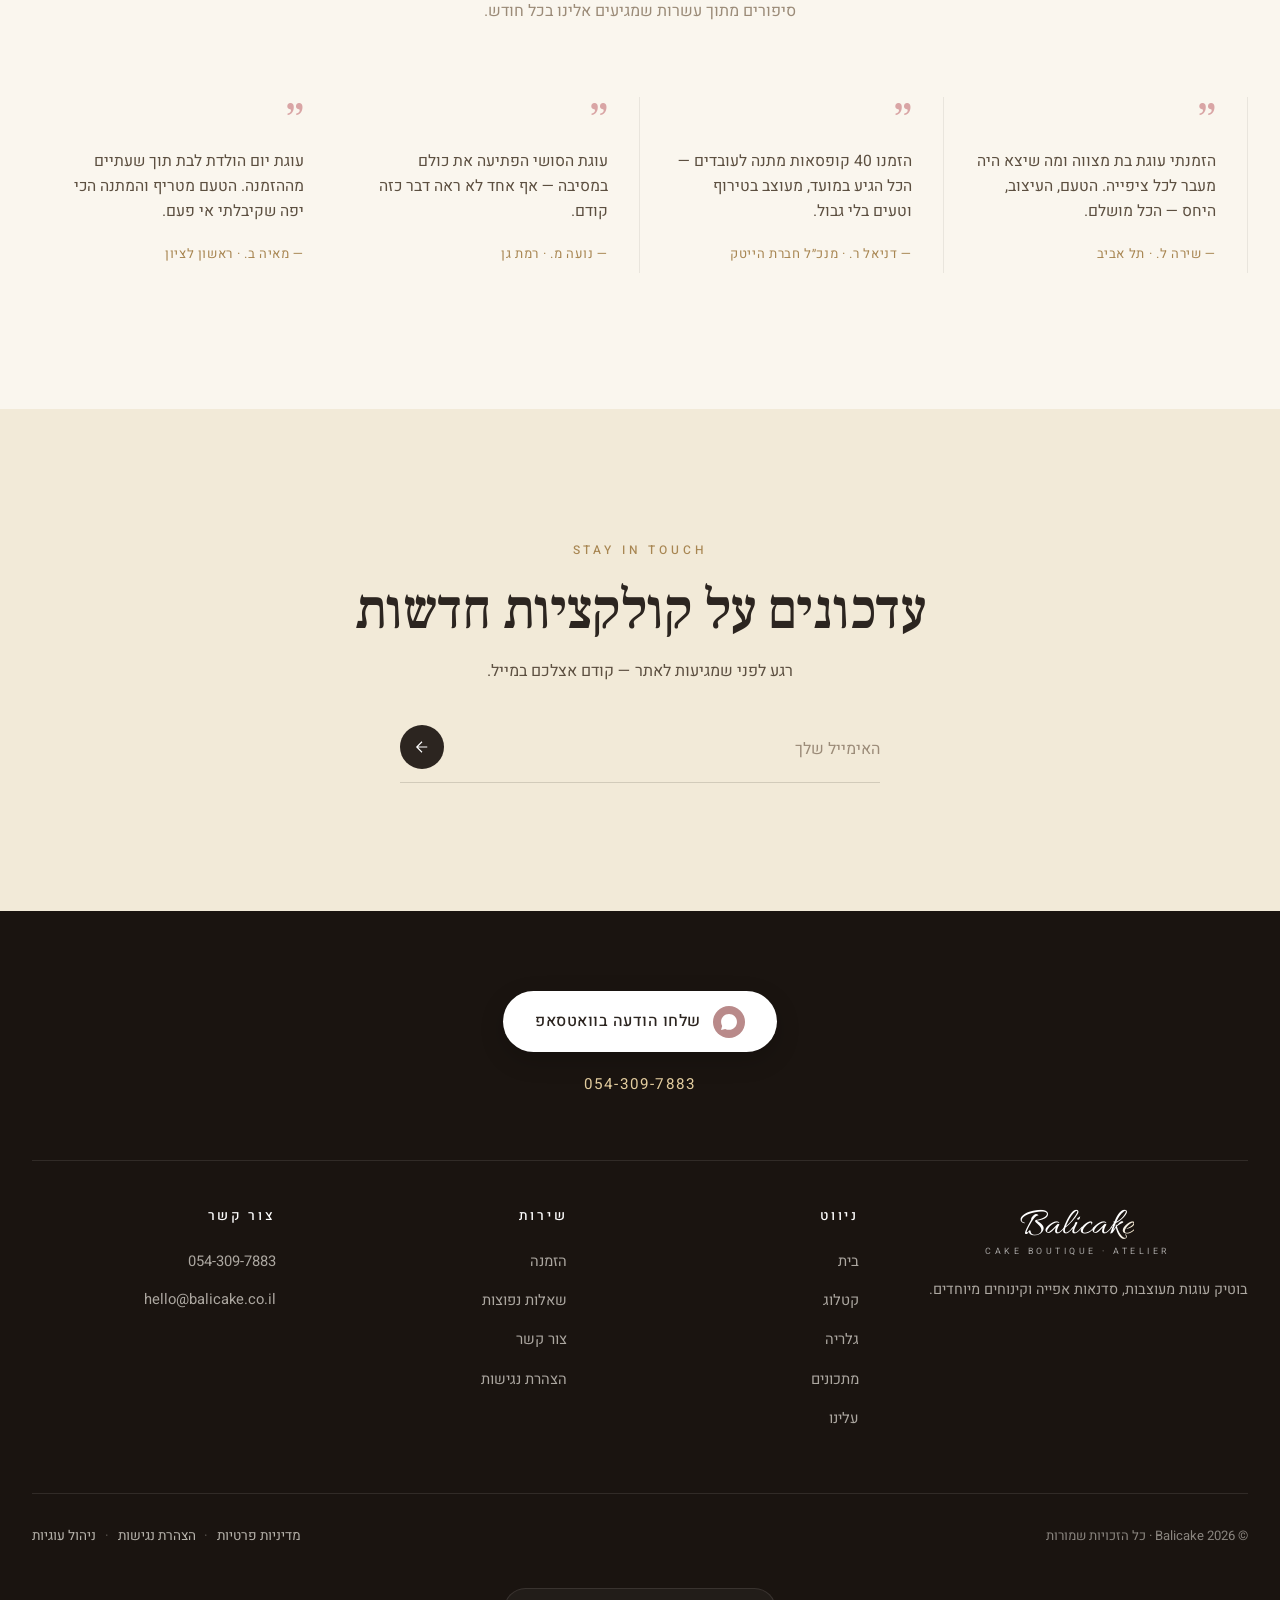
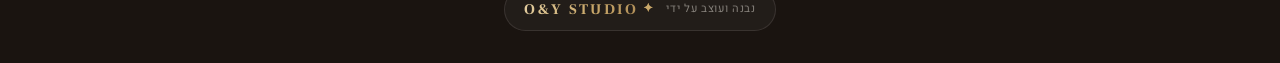
<file: about.html>
﻿<!DOCTYPE html>
<html lang="he" dir="rtl">
<head>
  <meta charset="UTF-8">
  <meta name="viewport" content="width=device-width, initial-scale=1.0, viewport-fit=cover">
  <meta name="theme-color" content="#FAF6EE">
  <title>עלינו · Balicake — 14 שנות אהבה לעוגות</title>
  <meta property="og:title" content="Balicake · בוטיק עוגות מעוצבות">
  <meta property="og:description" content="עיצוב עוגות, סדנאות וקורסי אפייה — 14 שנות אהבה ומקצועיות.">
  <meta property="og:type" content="website">
  <meta property="og:url" content="https://balicake.co.il/">
  <meta property="og:image" content="https://balicake.co.il/images/hero/cake-1.jpg">
  <meta property="og:site_name" content="Balicake">
  <meta property="og:locale" content="he_IL">
  <meta name="description" content="הסיפור של Balicake — 14 שנות עיצוב עוגות, אפייה אישית, ייעוד ושמחה. מי אנחנו ומה מניע אותנו.">

  <link rel="preconnect" href="https://fonts.googleapis.com">
  <link rel="preconnect" href="https://fonts.gstatic.com" crossorigin>
  <link href="https://fonts.googleapis.com/css2?family=Allura&family=Frank+Ruhl+Libre:wght@300;400;500;700&family=Heebo:wght@300;400;500;600&display=swap" rel="stylesheet">
  <link rel="stylesheet" href="css/style.css?v=6">
  <link rel="icon" href="data:image/svg+xml,%3Csvg xmlns='http://www.w3.org/2000/svg' viewBox='0 0 100 100'%3E%3Ctext y='.9em' font-size='90'%3E🎂%3C/text%3E%3C/svg%3E">
  <!-- ============= GOOGLE CONSENT MODE v2 (must run BEFORE GA4) ============= -->
  <script>
    window.dataLayer = window.dataLayer || [];
    function gtag(){dataLayer.push(arguments);}
    gtag('consent', 'default', {
      'ad_storage': 'denied',
      'ad_user_data': 'denied',
      'ad_personalization': 'denied',
      'analytics_storage': 'denied',
      'functionality_storage': 'granted',
      'security_storage': 'granted',
      'wait_for_update': 500,
      'region': ['IL', 'EEA']
    });
  </script>

  <!-- ============= GOOGLE ANALYTICS 4 ============= -->
  <!-- GA4 Measurement ID: G-ZY3YNH5D94 (Balicake Production) -->
  <script async src="https://www.googletagmanager.com/gtag/js?id=G-ZY3YNH5D94"></script>
  <script>
    gtag('js', new Date());
    gtag('config', 'G-ZY3YNH5D94', { anonymize_ip: true });
  </script>

  <!-- ============= META PIXEL ============= -->
  <!-- TODO: Replace 000000000000000 with real Pixel ID from business.facebook.com -->
  <script>
    !function(f,b,e,v,n,t,s){if(f.fbq)return;n=f.fbq=function(){n.callMethod?n.callMethod.apply(n,arguments):n.queue.push(arguments)};if(!f._fbq)f._fbq=n;n.push=n;n.loaded=!0;n.version='2.0';n.queue=[];t=b.createElement(e);t.async=!0;t.src=v;s=b.getElementsByTagName(e)[0];s.parentNode.insertBefore(t,s)}(window,document,'script','https://connect.facebook.net/en_US/fbevents.js');
    fbq('init', '000000000000000');
    fbq('track', 'PageView');
  </script>
  <noscript><img height="1" width="1" style="display:none" src="https://www.facebook.com/tr?id=000000000000000&ev=PageView&noscript=1" alt=""/></noscript>

</head>

<body>
  <header class="site-header">
    <div class="header-inner">
      <a href="index.html" class="logo"><span class="logo-mark">Balicake</span><span class="logo-tag">CAKE BOUTIQUE · ATELIER</span></a>
      <nav class="nav" aria-label="ניווט ראשי">
        <a href="index.html">בית</a>
        <a href="catalog.html">קטלוג</a>
        <a href="catalog.html#bento">שירותים</a>
        <a href="about.html" class="active">עלינו</a>
        <a href="contact.html">צור קשר</a>
      </nav>
      <div class="header-actions">
        <a href="orders.html" class="icon-btn" aria-label="הזמנה"><svg width="20" height="20" viewBox="0 0 24 24" fill="none" stroke="currentColor" stroke-width="1.5"><path d="M6 2L3 6v14a2 2 0 002 2h14a2 2 0 002-2V6l-3-4H6zM3 6h18M16 10a4 4 0 01-8 0"/></svg></a>
        <button class="menu-toggle" aria-label="פתח תפריט"><span></span></button>
      </div>
    </div>
  </header>

  <nav class="mobile-nav" aria-label="תפריט מובייל">
    <a href="index.html">בית</a>
    <a href="catalog.html">קטלוג</a>
    <a href="catalog.html#bento">שירותים</a>
    <a href="about.html" class="active">עלינו</a>
    <a href="contact.html">צור קשר</a>
  </nav>

  <section class="page-hero">
    <div class="container">
      <span class="eyebrow">OUR STORY</span>
      <h1>14 שנות אהבה למתוק</h1>
      <p>סיפור על אישה אחת, מטבח אחד, ועוגות שממלאות את הבטן במשהו טוב.</p>
      <nav class="breadcrumbs">
        <a href="index.html">בית</a><span class="sep">/</span><span>עלינו</span>
      </nav>
    </div>
  </section>

  <section class="section">
    <div class="container">
      <div class="about-story no-img">
        <div class="content reveal">
          <span class="eyebrow">BEHIND BALICAKE</span>
          <h2 style="margin-top: 1rem;">העסק שלנו<br>הוא הסיפור שלכם.</h2>
          <p>היי, אני בעלת Balicake. מזה 14 שנים אני עוסקת בעיצוב עוגות, מעבירה ימי הולדת לילדים, מנחה קורסי אפייה, מארגנת קייטנות וימי גיבוש, מסיבות רווקות — ובעיקר ממלאת את הבטן של אנשים במשהו טוב.</p>
          <p>כל עוגה בבוטיק מתחילה משיחה איתכם. אנחנו שומעים על האירוע, על האדם שלכם בלב, על הצבעים, על הטעמים האהובים. ומשם — זה כבר הקסם שלנו.</p>
          <p>הטעמים שלי קולעים לחיך הישראלי — אבל לא מפחדים לגלוש לצרפת מדי פעם. אני עוקבת אחרי טרנדים, מביאה את עצמי בכל ביס, ומתאימה כל עוגה לטעם שלכם.</p>
          <div class="signature">— באהבה</div>
        </div>
      </div>
    </div>
  </section>

  <section class="section" style="background: var(--bg-secondary);">
    <div class="container">
      <div class="section-head">
        <span class="eyebrow reveal">VALUES</span>
        <h2 class="reveal">מה שהכי חשוב לנו</h2>
        <p class="reveal">שלוש המלים שמלוות אותנו בכל יום במטבח.</p>
      </div>

      <div class="values-grid">
        <div class="value reveal">
          <div class="num">01</div>
          <h4>טעם בלי פשרות</h4>
          <p>חומרי גלם איכותיים, שוקולד בלגי, שמנת מהמשק, פירות העונה. הכל טרי, הכל אמיתי, הכל אנחנו.</p>
        </div>
        <div class="value reveal">
          <div class="num">02</div>
          <h4>עיצוב אישי</h4>
          <p>אנחנו לא ״עושים עוד עוגה״. אנחנו מעצבים את העוגה <em>שלכם</em> — לפי האירוע, האופי והסיפור.</p>
        </div>
        <div class="value reveal">
          <div class="num">03</div>
          <h4>שירות שלא שוכחים</h4>
          <p>זמינות מלאה, ייעוץ ללא לחץ, תמיד עם 2–3 אופציות שמתאימות לתקציב, ויחס אישי בכל שלב.</p>
        </div>
      </div>
    </div>
  </section>

  <section class="section">
    <div class="container">
      <div class="section-head">
        <span class="eyebrow reveal">JOURNEY</span>
        <h2 class="reveal">מספרים שמספרים</h2>
      </div>
      <div class="about-stats about-stats--4col">
        <div class="stat reveal">
          <div class="num">14+</div>
          <div class="label">שנות פעילות</div>
        </div>
        <div class="stat reveal">
          <div class="num">5,000+</div>
          <div class="label">עוגות אישיות</div>
        </div>
        <div class="stat reveal">
          <div class="num">800+</div>
          <div class="label">בוגרי סדנאות</div>
        </div>
        <div class="stat reveal">
          <div class="num">100%</div>
          <div class="label">אהבה לכל ביס</div>
        </div>
      </div>
    </div>
  </section>

  <section class="section" style="background: var(--bg-dark); color: #fff; text-align: center;">
    <div class="container">
      <span class="eyebrow reveal" style="color: var(--accent-gold-light);">START YOUR ORDER</span>
      <h2 class="reveal" style="color: #fff; margin-top: 1rem;">בואו נדבר על העוגה שלכם</h2>
      <p class="reveal" style="color: rgba(255,255,255,0.75); max-width: 580px; margin: 1.25rem auto 2.5rem;">כל אירוע מיוחד מתחיל בשיחה אישית. כתבו לנו, נחזור אליכם תוך 24 שעות.</p>
      <div class="reveal" style="display:flex; gap:1rem; justify-content:center; flex-wrap:wrap;">
        <a href="orders.html" class="btn btn-primary" style="background: #fff; color: var(--text-primary); border-color: #fff;">להזמנה אישית</a>
        <a href="https://wa.me/972543097883" target="_blank" rel="noopener" class="btn btn-outline" style="border-color: #fff; color: #fff;">דברו איתנו בוואטסאפ</a>
      </div>
    </div>
  </section>

  <section class="section testimonials">
    <div class="container">
      <div class="section-head">
        <span class="eyebrow reveal">CLIENT STORIES</span>
        <h2 class="reveal">מה הלקוחות מספרים</h2>
        <p class="reveal">סיפורים מתוך עשרות שמגיעים אלינו בכל חודש.</p>
      </div>
      <div class="testimonial-grid">
        <div class="testimonial reveal">
          <span class="quote-mark">״</span>
          <p>הזמנתי עוגת בת מצווה ומה שיצא היה מעבר לכל ציפייה. הטעם, העיצוב, היחס — הכל מושלם.</p>
          <div class="author">— שירה ל. · תל אביב</div>
        </div>
        <div class="testimonial reveal">
          <span class="quote-mark">״</span>
          <p>הזמנו 40 קופסאות מתנה לעובדים — הכל הגיע במועד, מעוצב בטירוף וטעים בלי גבול.</p>
          <div class="author">— דניאל ר. · מנכ״ל חברת הייטק</div>
        </div>
        <div class="testimonial reveal">
          <span class="quote-mark">״</span>
          <p>עוגת הסושי הפתיעה את כולם במסיבה — אף אחד לא ראה דבר כזה קודם.</p>
          <div class="author">— נועה מ. · רמת גן</div>
        </div>
        <div class="testimonial reveal">
          <span class="quote-mark">״</span>
          <p>עוגת יום הולדת לבת תוך שעתיים מההזמנה. הטעם מטריף והמתנה הכי יפה שקיבלתי אי פעם.</p>
          <div class="author">— מאיה ב. · ראשון לציון</div>
        </div>
      </div>
    </div>
  </section>

  <section class="section newsletter">
    <div class="container">
      <span class="eyebrow reveal">STAY IN TOUCH</span>
      <h2 class="reveal" style="margin-top: 1rem;">עדכונים על קולקציות חדשות</h2>
      <p class="reveal" style="max-width: 480px; margin: 1rem auto 0;">רגע לפני שמגיעות לאתר — קודם אצלכם במייל.</p>
      <form class="form reveal">
        <input type="email" placeholder="האימייל שלך" aria-label="כתובת אימייל" required>
        <button type="submit" aria-label="הרשמה">
          <svg width="18" height="18" viewBox="0 0 24 24" fill="none" stroke="currentColor" stroke-width="1.5"><path d="M19 12H5M12 5l-7 7 7 7"/></svg>
        </button>
      </form>
    </div>
  </section>

  <footer class="site-footer">
    <div class="container">
      <div class="footer-cta">
        <a href="https://wa.me/972543097883?text=היי%20Balicake!" class="wa-pill" target="_blank" rel="noopener">
          <span class="wa-icon">
            <svg viewBox="0 0 24 24" fill="currentColor"><path d="M.057 24l1.687-6.163c-1.041-1.804-1.588-3.849-1.587-5.946.003-6.556 5.338-11.891 11.893-11.891 3.181.001 6.167 1.24 8.413 3.488 2.245 2.248 3.481 5.236 3.48 8.414-.003 6.557-5.338 11.892-11.893 11.892-1.99-.001-3.951-.5-5.688-1.448L.057 24z"/></svg>
          </span>
          שלחו הודעה בוואטסאפ
        </a>
        <a href="tel:+972543097883" class="phone">054-309-7883</a>
      </div>
      <div class="footer-grid">
        <div>
          <a href="index.html" class="logo"><span class="logo-mark" style="font-size: 2.4rem;">Balicake</span><span class="logo-tag">CAKE BOUTIQUE · ATELIER</span></a>
          <p style="margin-top: 1.25rem;">בוטיק עוגות מעוצבות, סדנאות אפייה וקינוחים מיוחדים.</p>
        </div>
        <div><h5>ניווט</h5>
          <ul class="footer-links">
            <li><a href="index.html">בית</a></li><li><a href="catalog.html">קטלוג</a></li>
            <li><a href="gallery.html">גלריה</a></li><li><a href="recipes.html">מתכונים</a></li>
            <li><a href="about.html">עלינו</a></li>
          </ul>
        </div>
        <div><h5>שירות</h5>
          <ul class="footer-links">
            <li><a href="orders.html">הזמנה</a></li><li><a href="faq.html">שאלות נפוצות</a></li>
            <li><a href="contact.html">צור קשר</a></li><li><a href="accessibility.html">הצהרת נגישות</a></li>
          </ul>
        </div>
        <div><h5>צור קשר</h5>
          <ul class="footer-contact">
            <li><a href="https://wa.me/972543097883">054-309-7883</a></li>
            <li><a href="mailto:hello@balicake.co.il">hello@balicake.co.il</a></li>
          </ul>
        </div>
      </div>
      <div class="footer-bottom">
        <div>© <span id="yr"></span> Balicake · כל הזכויות שמורות</div>
        <div class="footer-bottom-links">
          <a href="privacy.html">מדיניות פרטיות</a>
          <span class="sep" aria-hidden="true">·</span>
          <a href="accessibility.html">הצהרת נגישות</a>
          <span class="sep" aria-hidden="true">·</span>
          <button type="button" class="cookie-settings-link">ניהול עוגיות</button>
        </div>
      </div>
      <div class="footer-credit">
        <a href="https://oystudio.co.il" target="_blank" rel="noopener noreferrer" aria-label="נבנה על ידי O&Y STUDIO" class="oy-signature">
          <span class="oy-label">נבנה ועוצב על ידי</span>
          <span class="oy-brand"><span class="oy-spark">✦</span> O&amp;Y STUDIO</span>
        </a>
      </div>
    </div>
  </footer>

  <a href="https://wa.me/972543097883" class="wa-float" aria-label="צ'אט בוואטסאפ" target="_blank" rel="noopener">
    <svg viewBox="0 0 24 24" fill="currentColor"><path d="M.057 24l1.687-6.163c-1.041-1.804-1.588-3.849-1.587-5.946.003-6.556 5.338-11.891 11.893-11.891 3.181.001 6.167 1.24 8.413 3.488 2.245 2.248 3.481 5.236 3.48 8.414-.003 6.557-5.338 11.892-11.893 11.892-1.99-.001-3.951-.5-5.688-1.448L.057 24z"/></svg>
  </a>

  <script>document.getElementById('yr').textContent = new Date().getFullYear();</script>
  <script src="js/main.js?v=6" defer></script>
</body>
</html>
</file>
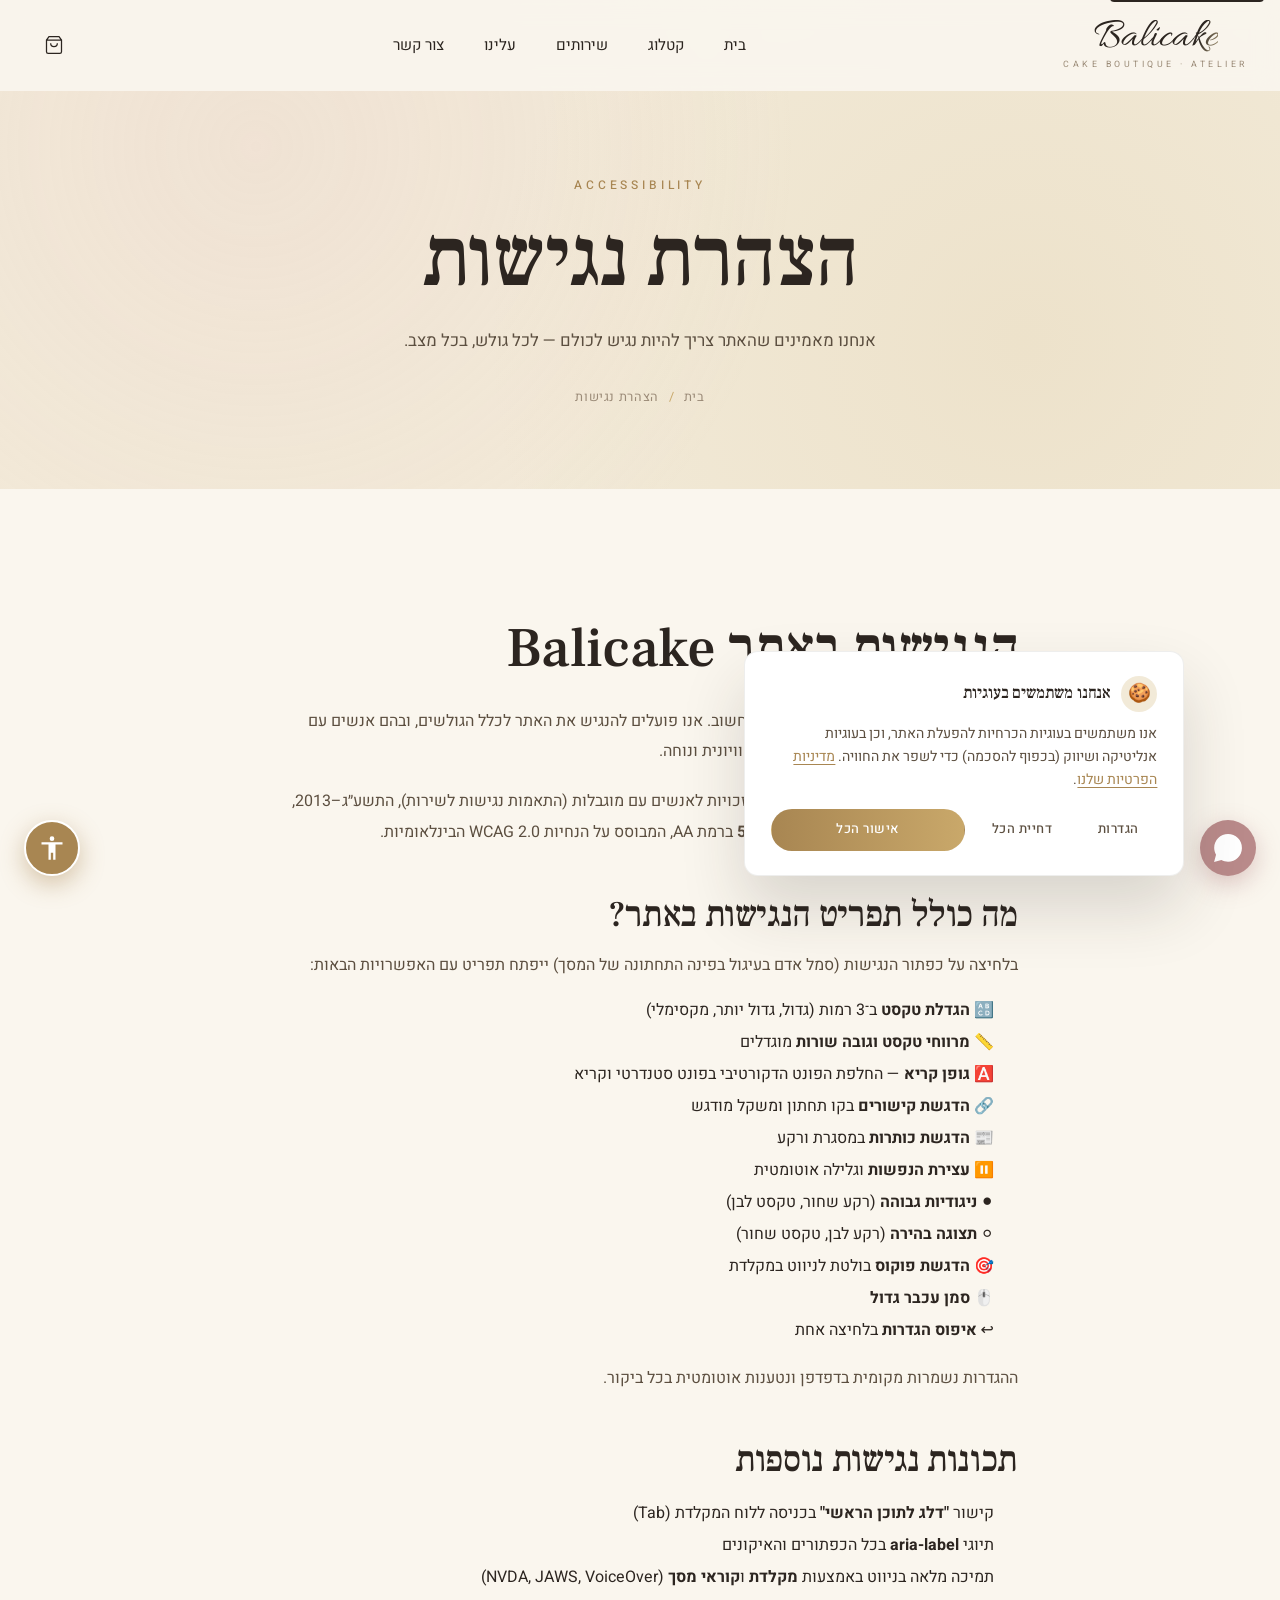
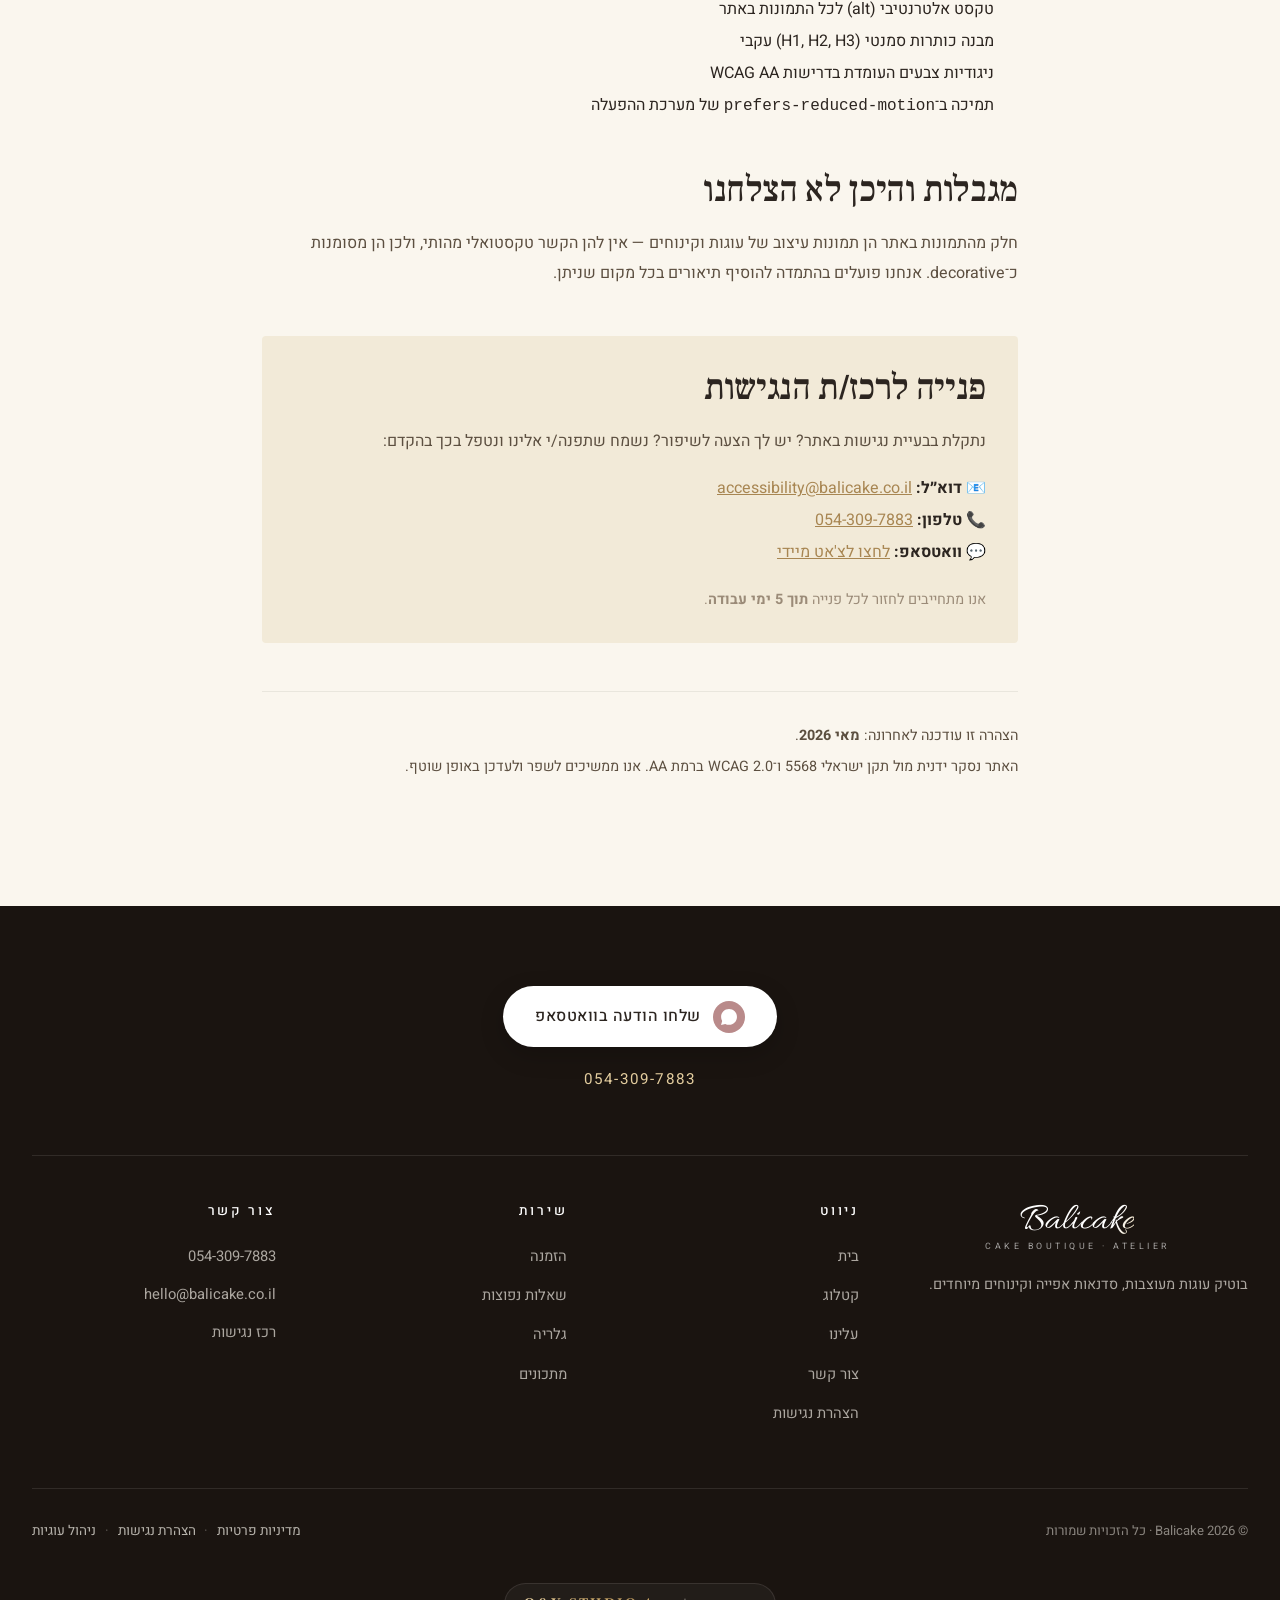
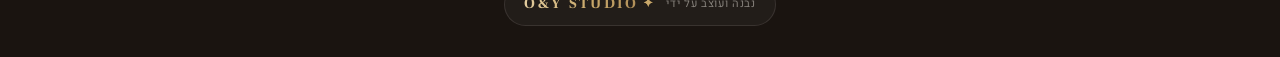
<file: accessibility.html>
﻿<!DOCTYPE html>
<html lang="he" dir="rtl">
<head>
  <meta charset="UTF-8">
  <meta name="viewport" content="width=device-width, initial-scale=1.0, viewport-fit=cover">
  <meta name="theme-color" content="#FAF6EE">
  <title>הצהרת נגישות · Balicake</title>
  <meta property="og:title" content="Balicake · בוטיק עוגות מעוצבות">
  <meta property="og:description" content="עיצוב עוגות, סדנאות וקורסי אפייה — 14 שנות אהבה ומקצועיות.">
  <meta property="og:type" content="website">
  <meta property="og:url" content="https://balicake.co.il/">
  <meta property="og:image" content="https://balicake.co.il/images/hero/cake-1.jpg">
  <meta property="og:site_name" content="Balicake">
  <meta property="og:locale" content="he_IL">
  <meta name="description" content="הצהרת הנגישות של אתר Balicake — תקן ישראלי 5568 ו-WCAG 2.0 AA.">

  <link rel="preconnect" href="https://fonts.googleapis.com">
  <link rel="preconnect" href="https://fonts.gstatic.com" crossorigin>
  <link href="https://fonts.googleapis.com/css2?family=Allura&family=Frank+Ruhl+Libre:wght@300;400;500;700&family=Heebo:wght@300;400;500;600&display=swap" rel="stylesheet">
  <link rel="stylesheet" href="css/style.css?v=6">
  <link rel="icon" href="data:image/svg+xml,%3Csvg xmlns='http://www.w3.org/2000/svg' viewBox='0 0 100 100'%3E%3Ctext y='.9em' font-size='90'%3E🎂%3C/text%3E%3C/svg%3E">
  <!-- ============= GOOGLE CONSENT MODE v2 (must run BEFORE GA4) ============= -->
  <script>
    window.dataLayer = window.dataLayer || [];
    function gtag(){dataLayer.push(arguments);}
    gtag('consent', 'default', {
      'ad_storage': 'denied',
      'ad_user_data': 'denied',
      'ad_personalization': 'denied',
      'analytics_storage': 'denied',
      'functionality_storage': 'granted',
      'security_storage': 'granted',
      'wait_for_update': 500,
      'region': ['IL', 'EEA']
    });
  </script>

  <!-- ============= GOOGLE ANALYTICS 4 ============= -->
  <!-- GA4 Measurement ID: G-ZY3YNH5D94 (Balicake Production) -->
  <script async src="https://www.googletagmanager.com/gtag/js?id=G-ZY3YNH5D94"></script>
  <script>
    gtag('js', new Date());
    gtag('config', 'G-ZY3YNH5D94', { anonymize_ip: true });
  </script>

  <!-- ============= META PIXEL ============= -->
  <!-- TODO: Replace 000000000000000 with real Pixel ID from business.facebook.com -->
  <script>
    !function(f,b,e,v,n,t,s){if(f.fbq)return;n=f.fbq=function(){n.callMethod?n.callMethod.apply(n,arguments):n.queue.push(arguments)};if(!f._fbq)f._fbq=n;n.push=n;n.loaded=!0;n.version='2.0';n.queue=[];t=b.createElement(e);t.async=!0;t.src=v;s=b.getElementsByTagName(e)[0];s.parentNode.insertBefore(t,s)}(window,document,'script','https://connect.facebook.net/en_US/fbevents.js');
    fbq('init', '000000000000000');
    fbq('track', 'PageView');
  </script>
  <noscript><img height="1" width="1" style="display:none" src="https://www.facebook.com/tr?id=000000000000000&ev=PageView&noscript=1" alt=""/></noscript>

</head>

<body>
  <header class="site-header">
    <div class="header-inner">
      <a href="index.html" class="logo"><span class="logo-mark">Balicake</span><span class="logo-tag">CAKE BOUTIQUE · ATELIER</span></a>
      <nav class="nav" aria-label="ניווט ראשי">
        <a href="index.html">בית</a>
        <a href="catalog.html">קטלוג</a>
        <a href="catalog.html#bento">שירותים</a>
        <a href="about.html">עלינו</a>
        <a href="contact.html">צור קשר</a>
      </nav>
      <div class="header-actions">
        <a href="orders.html" class="icon-btn" aria-label="הזמנה"><svg width="20" height="20" viewBox="0 0 24 24" fill="none" stroke="currentColor" stroke-width="1.5"><path d="M6 2L3 6v14a2 2 0 002 2h14a2 2 0 002-2V6l-3-4H6zM3 6h18M16 10a4 4 0 01-8 0"/></svg></a>
        <button class="menu-toggle" aria-label="פתח תפריט"><span></span></button>
      </div>
    </div>
  </header>

  <nav class="mobile-nav" aria-label="תפריט מובייל">
    <a href="index.html">בית</a>
    <a href="catalog.html">קטלוג</a>
    <a href="catalog.html#bento">שירותים</a>
    <a href="about.html">עלינו</a>
    <a href="contact.html">צור קשר</a>
  </nav>

  <section class="page-hero">
    <div class="container">
      <span class="eyebrow">ACCESSIBILITY</span>
      <h1>הצהרת נגישות</h1>
      <p>אנחנו מאמינים שהאתר צריך להיות נגיש לכולם — לכל גולש, בכל מצב.</p>
      <nav class="breadcrumbs">
        <a href="index.html">בית</a><span class="sep">/</span><span>הצהרת נגישות</span>
      </nav>
    </div>
  </section>

  <section class="section">
    <div class="container" style="max-width: 820px;">
      <div class="reveal">
        <h2 style="margin-bottom: 1.5rem;">הנגישות באתר Balicake</h2>
        <p style="margin-bottom: 1.25rem; line-height: 1.9;">בוטיק <strong>Balicake</strong> רואה בנגישות האתר ערך חשוב. אנו פועלים להנגיש את האתר לכלל הגולשים, ובהם אנשים עם מוגבלויות, על מנת לאפשר חוויית גלישה שוויונית ונוחה.</p>
        <p style="margin-bottom: 1.25rem; line-height: 1.9;">האתר נבנה בהתאם להוראות תקנות שוויון זכויות לאנשים עם מוגבלות (התאמות נגישות לשירות), התשע״ג–2013, ובהתאם להמלצות התקן הישראלי <strong>ת״י 5568</strong> ברמת AA, המבוסס על הנחיות WCAG 2.0 הבינלאומיות.</p>
      </div>

      <div class="reveal" style="margin-top: 3rem;">
        <h3 style="margin-bottom: 1rem;">מה כולל תפריט הנגישות באתר?</h3>
        <p style="margin-bottom: 1rem;">בלחיצה על כפתור הנגישות (סמל אדם בעיגול בפינה התחתונה של המסך) ייפתח תפריט עם האפשרויות הבאות:</p>
        <ul style="padding-inline-start: 1.5rem; line-height: 2;">
          <li>🔠 <strong>הגדלת טקסט</strong> ב־3 רמות (גדול, גדול יותר, מקסימלי)</li>
          <li>📏 <strong>מרווחי טקסט וגובה שורות</strong> מוגדלים</li>
          <li>🅰️ <strong>גופן קריא</strong> — החלפת הפונט הדקורטיבי בפונט סטנדרטי וקריא</li>
          <li>🔗 <strong>הדגשת קישורים</strong> בקו תחתון ומשקל מודגש</li>
          <li>📰 <strong>הדגשת כותרות</strong> במסגרת ורקע</li>
          <li>⏸️ <strong>עצירת הנפשות</strong> וגלילה אוטומטית</li>
          <li>⚫ <strong>ניגודיות גבוהה</strong> (רקע שחור, טקסט לבן)</li>
          <li>⚪ <strong>תצוגה בהירה</strong> (רקע לבן, טקסט שחור)</li>
          <li>🎯 <strong>הדגשת פוקוס</strong> בולטת לניווט במקלדת</li>
          <li>🖱️ <strong>סמן עכבר גדול</strong></li>
          <li>↩️ <strong>איפוס הגדרות</strong> בלחיצה אחת</li>
        </ul>
        <p style="margin-top: 1.25rem;">ההגדרות נשמרות מקומית בדפדפן ונטענות אוטומטית בכל ביקור.</p>
      </div>

      <div class="reveal" style="margin-top: 3rem;">
        <h3 style="margin-bottom: 1rem;">תכונות נגישות נוספות</h3>
        <ul style="padding-inline-start: 1.5rem; line-height: 2;">
          <li>קישור <strong>"דלג לתוכן הראשי"</strong> בכניסה ללוח המקלדת (Tab)</li>
          <li>תיוגי <strong>aria-label</strong> בכל הכפתורים והאיקונים</li>
          <li>תמיכה מלאה בניווט באמצעות <strong>מקלדת</strong> ו<strong>קוראי מסך</strong> (NVDA, JAWS, VoiceOver)</li>
          <li>טקסט אלטרנטיבי (alt) לכל התמונות באתר</li>
          <li>מבנה כותרות סמנטי (H1, H2, H3) עקבי</li>
          <li>ניגודיות צבעים העומדת בדרישות WCAG AA</li>
          <li>תמיכה ב־<code>prefers-reduced-motion</code> של מערכת ההפעלה</li>
        </ul>
      </div>

      <div class="reveal" style="margin-top: 3rem;">
        <h3 style="margin-bottom: 1rem;">מגבלות והיכן לא הצלחנו</h3>
        <p style="line-height: 1.9;">חלק מהתמונות באתר הן תמונות עיצוב של עוגות וקינוחים — אין להן הקשר טקסטואלי מהותי, ולכן הן מסומנות כ־decorative. אנחנו פועלים בהתמדה להוסיף תיאורים בכל מקום שניתן.</p>
      </div>

      <div class="reveal" style="margin-top: 3rem; background: var(--bg-secondary); padding: 2rem; border-radius: 4px;">
        <h3 style="margin-bottom: 1rem;">פנייה לרכז/ת הנגישות</h3>
        <p style="margin-bottom: 1rem; line-height: 1.9;">נתקלת בבעיית נגישות באתר? יש לך הצעה לשיפור? נשמח שתפנה/י אלינו ונטפל בכך בהקדם:</p>
        <ul style="list-style: none; padding: 0; line-height: 2;">
          <li>📧 <strong>דוא״ל:</strong> <a href="mailto:accessibility@balicake.co.il" style="color: var(--accent-gold-dark); text-decoration: underline;">accessibility@balicake.co.il</a></li>
          <li>📞 <strong>טלפון:</strong> <a href="tel:+972543097883" style="color: var(--accent-gold-dark); text-decoration: underline;">054-309-7883</a></li>
          <li>💬 <strong>וואטסאפ:</strong> <a href="https://wa.me/972543097883" target="_blank" rel="noopener" style="color: var(--accent-gold-dark); text-decoration: underline;">לחצו לצ'אט מיידי</a></li>
        </ul>
        <p style="margin-top: 1.25rem; font-size: 0.9rem; color: var(--text-muted);">אנו מתחייבים לחזור לכל פנייה <strong>תוך 5 ימי עבודה</strong>.</p>
      </div>

      <div class="reveal" style="margin-top: 3rem; padding-top: 2rem; border-top: 1px solid var(--border); font-size: 0.9rem; color: var(--text-muted);">
        <p>הצהרה זו עודכנה לאחרונה: <strong>מאי 2026</strong>.</p>
        <p style="margin-top: 0.5rem;">האתר נסקר ידנית מול תקן ישראלי 5568 ו־WCAG 2.0 ברמת AA. אנו ממשיכים לשפר ולעדכן באופן שוטף.</p>
      </div>
    </div>
  </section>

  <footer class="site-footer">
    <div class="container">
      <div class="footer-cta">
        <a href="https://wa.me/972543097883?text=היי%20Balicake!" class="wa-pill" target="_blank" rel="noopener">
          <span class="wa-icon">
            <svg viewBox="0 0 24 24" fill="currentColor"><path d="M.057 24l1.687-6.163c-1.041-1.804-1.588-3.849-1.587-5.946.003-6.556 5.338-11.891 11.893-11.891 3.181.001 6.167 1.24 8.413 3.488 2.245 2.248 3.481 5.236 3.48 8.414-.003 6.557-5.338 11.892-11.893 11.892-1.99-.001-3.951-.5-5.688-1.448L.057 24z"/></svg>
          </span>
          שלחו הודעה בוואטסאפ
        </a>
        <a href="tel:+972543097883" class="phone">054-309-7883</a>
      </div>
      <div class="footer-grid">
        <div>
          <a href="index.html" class="logo"><span class="logo-mark" style="font-size: 2.4rem;">Balicake</span><span class="logo-tag">CAKE BOUTIQUE · ATELIER</span></a>
          <p style="margin-top: 1.25rem;">בוטיק עוגות מעוצבות, סדנאות אפייה וקינוחים מיוחדים.</p>
        </div>
        <div><h5>ניווט</h5>
          <ul class="footer-links">
            <li><a href="index.html">בית</a></li><li><a href="catalog.html">קטלוג</a></li>
            <li><a href="about.html">עלינו</a></li><li><a href="contact.html">צור קשר</a></li>
            <li><a href="accessibility.html">הצהרת נגישות</a></li>
          </ul>
        </div>
        <div><h5>שירות</h5>
          <ul class="footer-links">
            <li><a href="orders.html">הזמנה</a></li><li><a href="faq.html">שאלות נפוצות</a></li>
            <li><a href="gallery.html">גלריה</a></li><li><a href="recipes.html">מתכונים</a></li>
          </ul>
        </div>
        <div><h5>צור קשר</h5>
          <ul class="footer-contact">
            <li><a href="https://wa.me/972543097883">054-309-7883</a></li>
            <li><a href="mailto:hello@balicake.co.il">hello@balicake.co.il</a></li>
            <li><a href="mailto:accessibility@balicake.co.il">רכז נגישות</a></li>
          </ul>
        </div>
      </div>
      <div class="footer-bottom">
        <div>© <span id="yr"></span> Balicake · כל הזכויות שמורות</div>
        <div class="footer-bottom-links">
          <a href="privacy.html">מדיניות פרטיות</a>
          <span class="sep" aria-hidden="true">·</span>
          <a href="accessibility.html">הצהרת נגישות</a>
          <span class="sep" aria-hidden="true">·</span>
          <button type="button" class="cookie-settings-link">ניהול עוגיות</button>
        </div>
      </div>
      <div class="footer-credit">
        <a href="https://oystudio.co.il" target="_blank" rel="noopener noreferrer" aria-label="נבנה על ידי O&Y STUDIO" class="oy-signature">
          <span class="oy-label">נבנה ועוצב על ידי</span>
          <span class="oy-brand"><span class="oy-spark">✦</span> O&amp;Y STUDIO</span>
        </a>
      </div>
    </div>
  </footer>

  <a href="https://wa.me/972543097883" class="wa-float" aria-label="צ'אט בוואטסאפ" target="_blank" rel="noopener">
    <svg viewBox="0 0 24 24" fill="currentColor"><path d="M.057 24l1.687-6.163c-1.041-1.804-1.588-3.849-1.587-5.946.003-6.556 5.338-11.891 11.893-11.891 3.181.001 6.167 1.24 8.413 3.488 2.245 2.248 3.481 5.236 3.48 8.414-.003 6.557-5.338 11.892-11.893 11.892-1.99-.001-3.951-.5-5.688-1.448L.057 24z"/></svg>
  </a>

  <script>document.getElementById('yr').textContent = new Date().getFullYear();</script>
  <script src="js/main.js?v=6" defer></script>
</body>
</html>
</file>
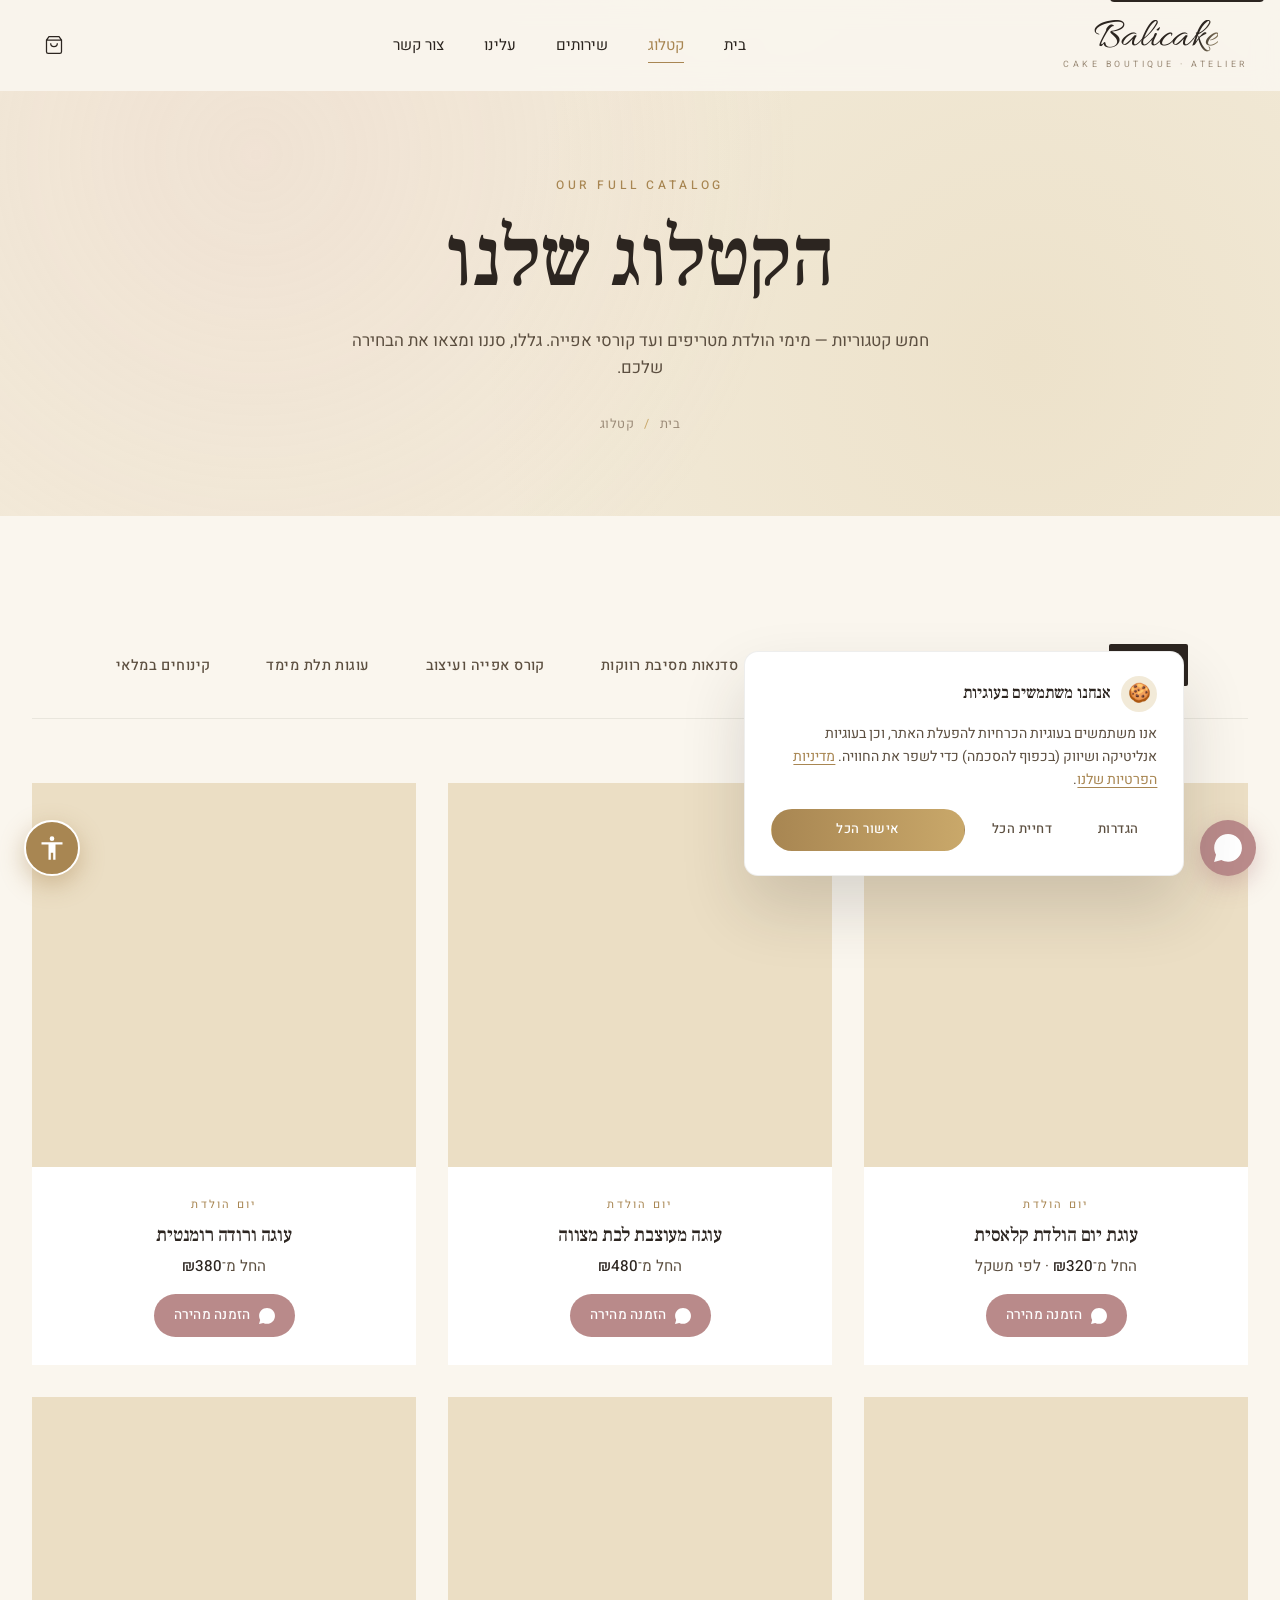
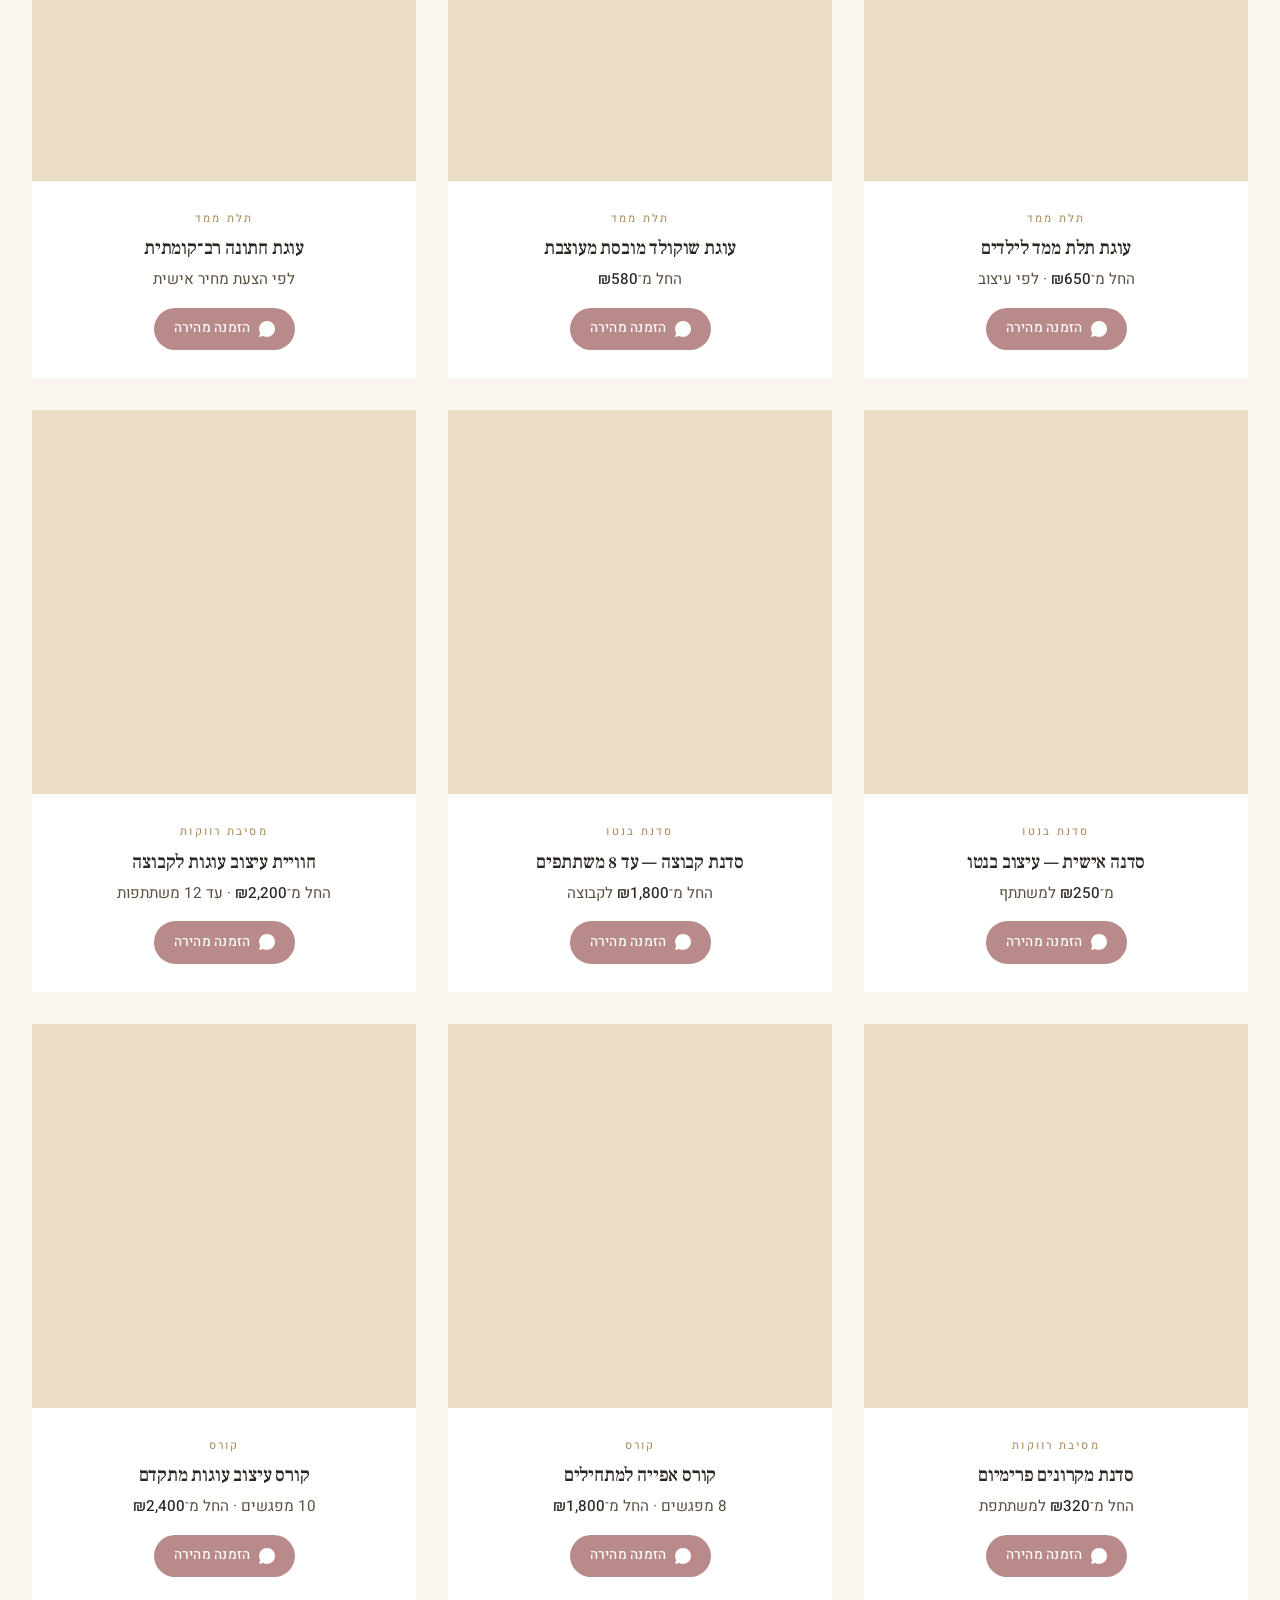
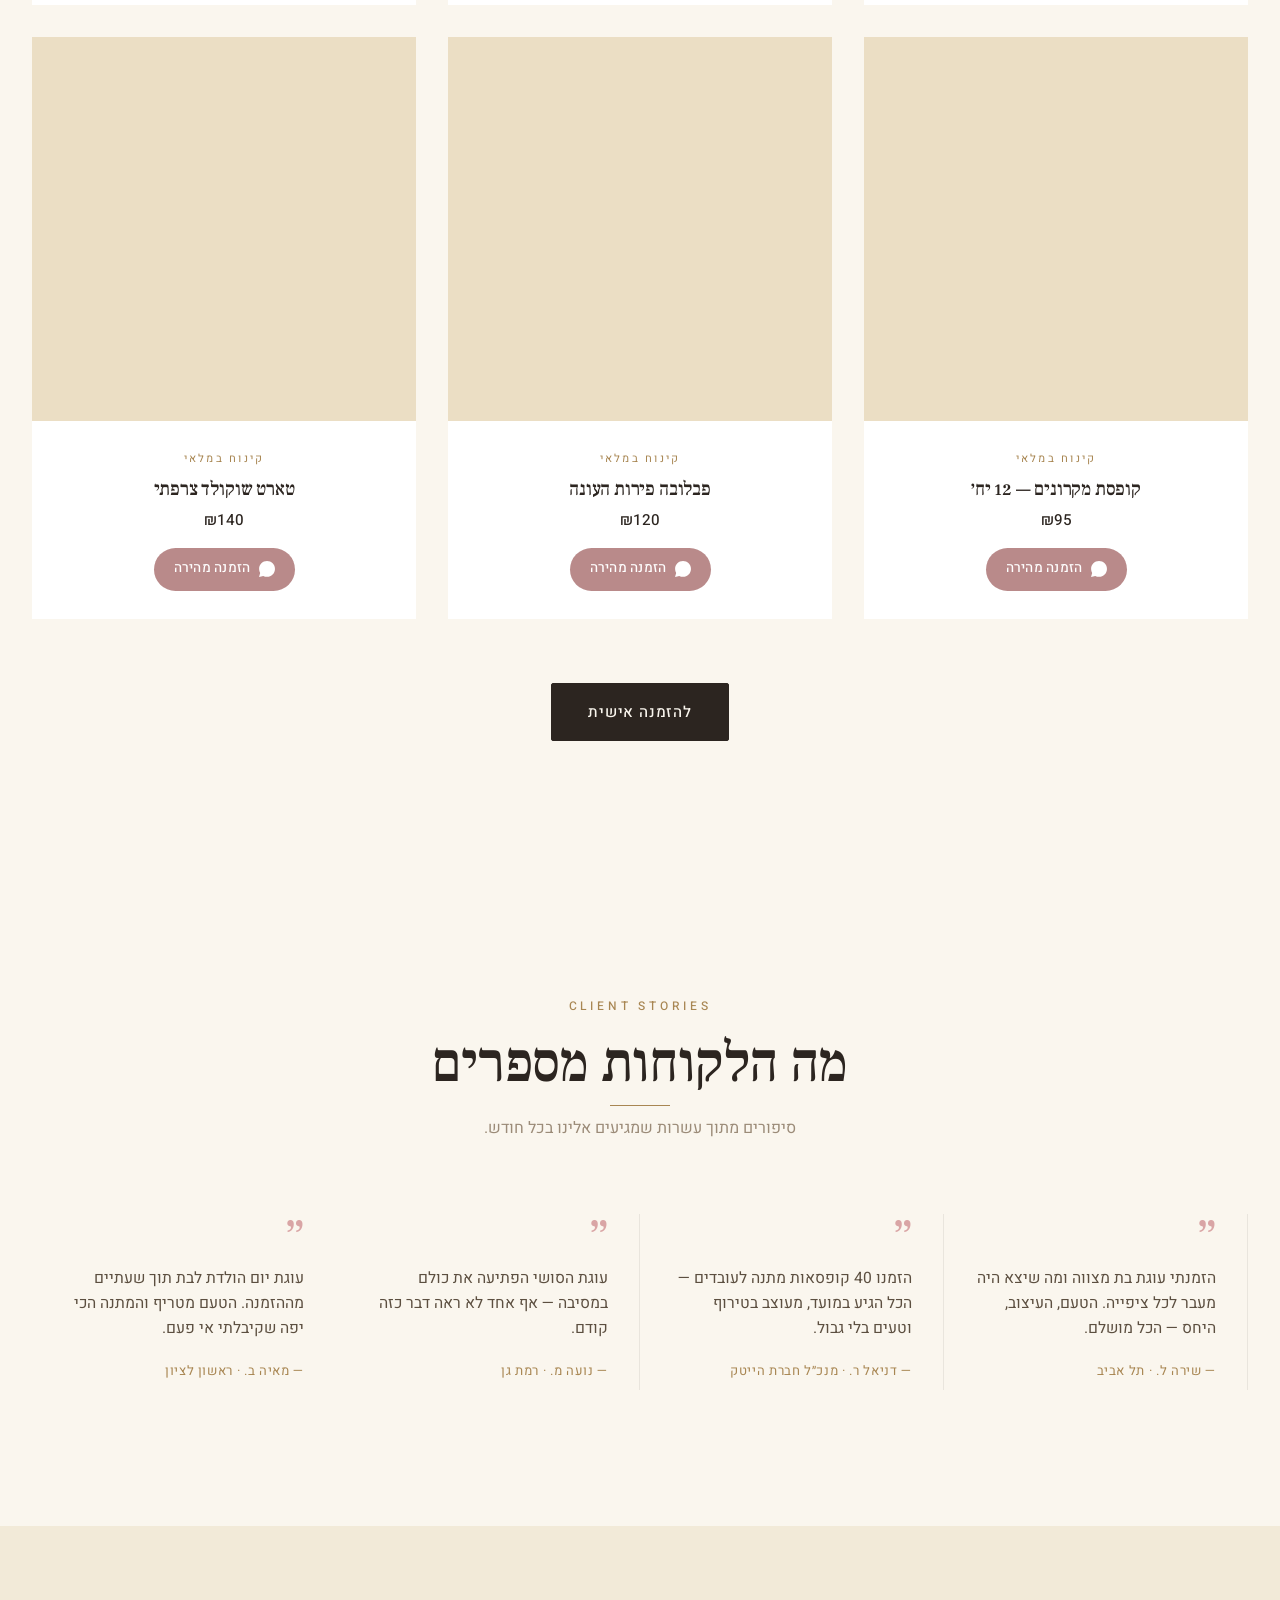
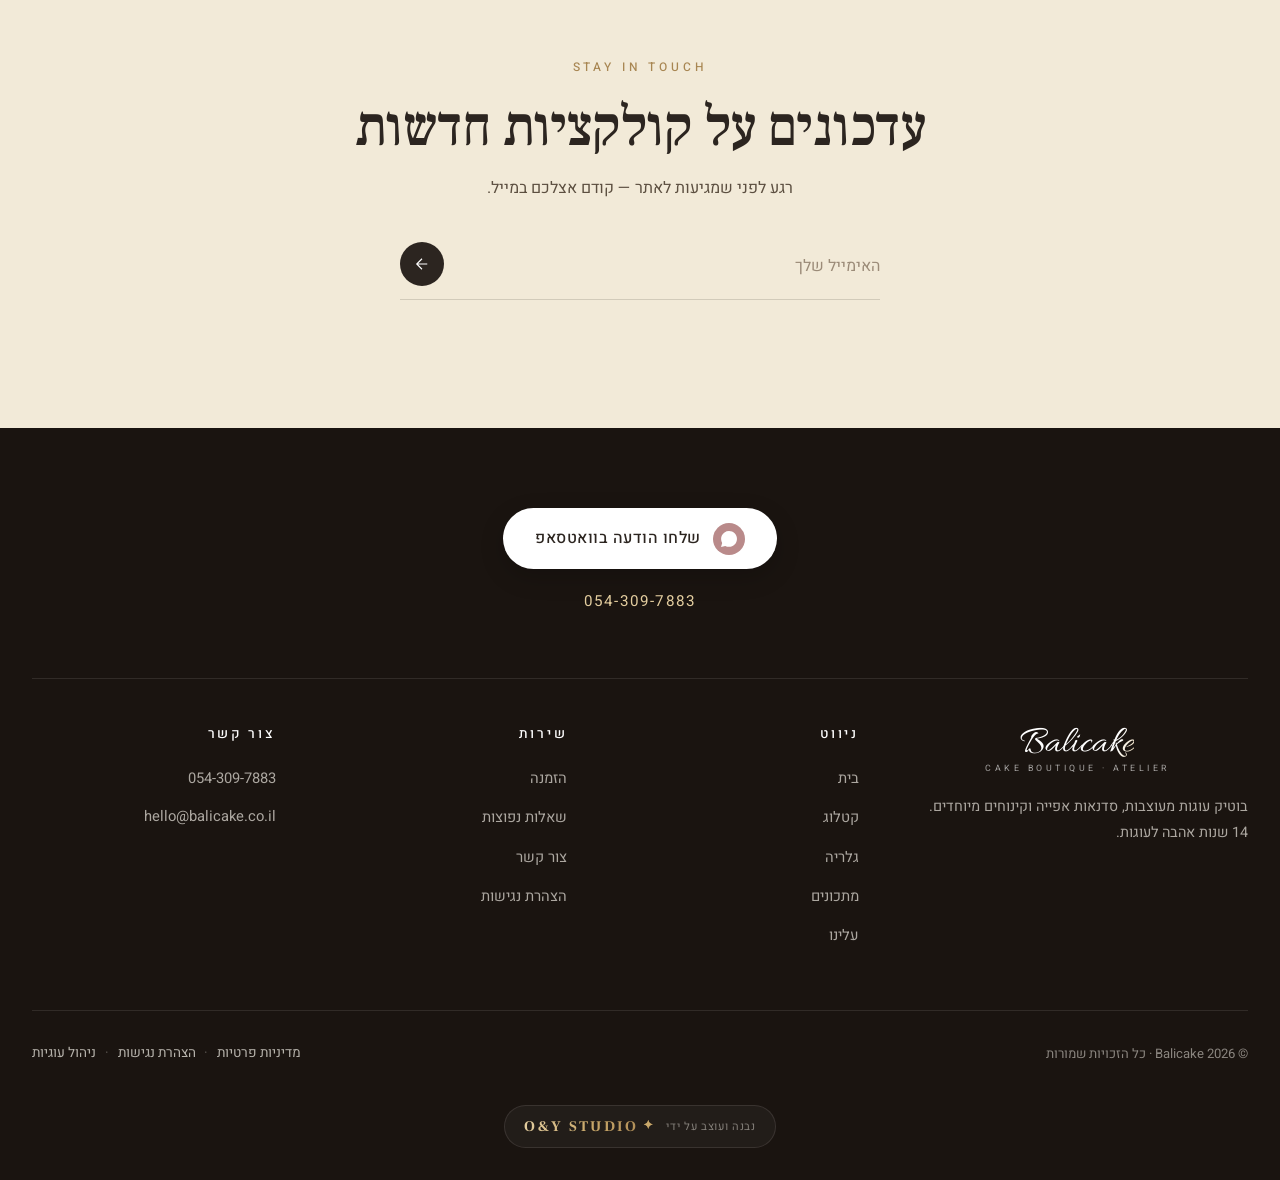
<file: catalog.html>
﻿<!DOCTYPE html>
<html lang="he" dir="rtl">
<head>
  <meta charset="UTF-8">
  <meta name="viewport" content="width=device-width, initial-scale=1.0, viewport-fit=cover">
  <meta name="theme-color" content="#FAF6EE">
  <title>קטלוג · Balicake — עוגות, סדנאות וקורסים</title>
  <meta property="og:title" content="Balicake · בוטיק עוגות מעוצבות">
  <meta property="og:description" content="עיצוב עוגות, סדנאות וקורסי אפייה — 14 שנות אהבה ומקצועיות.">
  <meta property="og:type" content="website">
  <meta property="og:url" content="https://balicake.co.il/">
  <meta property="og:image" content="https://balicake.co.il/images/hero/cake-1.jpg">
  <meta property="og:site_name" content="Balicake">
  <meta property="og:locale" content="he_IL">
  <meta name="description" content="הקטלוג המלא של Balicake — ימי הולדת, עוגות תלת ממד, סדנאות בנטו, מסיבות רווקות וקורסי אפייה.">

  <link rel="preconnect" href="https://fonts.googleapis.com">
  <link rel="preconnect" href="https://fonts.gstatic.com" crossorigin>
  <link href="https://fonts.googleapis.com/css2?family=Allura&family=Frank+Ruhl+Libre:wght@300;400;500;700&family=Heebo:wght@300;400;500;600&display=swap" rel="stylesheet">
  <link rel="stylesheet" href="css/style.css?v=6">
  <link rel="icon" href="data:image/svg+xml,%3Csvg xmlns='http://www.w3.org/2000/svg' viewBox='0 0 100 100'%3E%3Ctext y='.9em' font-size='90'%3E🎂%3C/text%3E%3C/svg%3E">
  <!-- ============= GOOGLE CONSENT MODE v2 (must run BEFORE GA4) ============= -->
  <script>
    window.dataLayer = window.dataLayer || [];
    function gtag(){dataLayer.push(arguments);}
    gtag('consent', 'default', {
      'ad_storage': 'denied',
      'ad_user_data': 'denied',
      'ad_personalization': 'denied',
      'analytics_storage': 'denied',
      'functionality_storage': 'granted',
      'security_storage': 'granted',
      'wait_for_update': 500,
      'region': ['IL', 'EEA']
    });
  </script>

  <!-- ============= GOOGLE ANALYTICS 4 ============= -->
  <!-- GA4 Measurement ID: G-ZY3YNH5D94 (Balicake Production) -->
  <script async src="https://www.googletagmanager.com/gtag/js?id=G-ZY3YNH5D94"></script>
  <script>
    gtag('js', new Date());
    gtag('config', 'G-ZY3YNH5D94', { anonymize_ip: true });
  </script>

  <!-- ============= META PIXEL ============= -->
  <!-- TODO: Replace 000000000000000 with real Pixel ID from business.facebook.com -->
  <script>
    !function(f,b,e,v,n,t,s){if(f.fbq)return;n=f.fbq=function(){n.callMethod?n.callMethod.apply(n,arguments):n.queue.push(arguments)};if(!f._fbq)f._fbq=n;n.push=n;n.loaded=!0;n.version='2.0';n.queue=[];t=b.createElement(e);t.async=!0;t.src=v;s=b.getElementsByTagName(e)[0];s.parentNode.insertBefore(t,s)}(window,document,'script','https://connect.facebook.net/en_US/fbevents.js');
    fbq('init', '000000000000000');
    fbq('track', 'PageView');
  </script>
  <noscript><img height="1" width="1" style="display:none" src="https://www.facebook.com/tr?id=000000000000000&ev=PageView&noscript=1" alt=""/></noscript>

</head>

<body>
  <header class="site-header">
    <div class="header-inner">
      <a href="index.html" class="logo" aria-label="Balicake">
        <span class="logo-mark">Balicake</span>
        <span class="logo-tag">CAKE BOUTIQUE · ATELIER</span>
      </a>
      <nav class="nav" aria-label="ניווט ראשי">
        <a href="index.html">בית</a>
        <a href="catalog.html" class="active">קטלוג</a>
        <a href="catalog.html#bento">שירותים</a>
        <a href="about.html">עלינו</a>
        <a href="contact.html">צור קשר</a>
      </nav>
      <div class="header-actions">
        <a href="orders.html" class="icon-btn" aria-label="הזמנה">
          <svg width="20" height="20" viewBox="0 0 24 24" fill="none" stroke="currentColor" stroke-width="1.5"><path d="M6 2L3 6v14a2 2 0 002 2h14a2 2 0 002-2V6l-3-4H6zM3 6h18M16 10a4 4 0 01-8 0"/></svg>
        </a>
        <button class="menu-toggle" aria-label="פתח תפריט"><span></span></button>
      </div>
    </div>
  </header>

  <nav class="mobile-nav" aria-label="תפריט מובייל">
    <a href="index.html">בית</a>
    <a href="catalog.html" class="active">קטלוג</a>
    <a href="catalog.html#bento">שירותים</a>
    <a href="about.html">עלינו</a>
    <a href="contact.html">צור קשר</a>
  </nav>

  <section class="page-hero">
    <div class="container">
      <span class="eyebrow">OUR FULL CATALOG</span>
      <h1>הקטלוג שלנו</h1>
      <p>חמש קטגוריות — מימי הולדת מטריפים ועד קורסי אפייה. גללו, סננו ומצאו את הבחירה שלכם.</p>
      <nav class="breadcrumbs">
        <a href="index.html">בית</a>
        <span class="sep">/</span>
        <span>קטלוג</span>
      </nav>
    </div>
  </section>

  <section class="section">
    <div class="container">
      <div class="catalog-filter">
        <button class="active" data-filter="all">הכול</button>
        <button data-filter="birthdays">ימי הולדת ועיצוב עוגות</button>
        <button data-filter="bento">סדנאות בנטו</button>
        <button data-filter="bachelorette">סדנאות מסיבת רווקות</button>
        <button data-filter="course">קורס אפייה ועיצוב</button>
        <button data-filter="3d">עוגות תלת מימד</button>
        <button data-filter="desserts">קינוחים במלאי</button>
      </div>

      <div class="products-grid" id="products-grid" data-cms-source="data/products.json">
        <p style="grid-column: 1/-1; text-align: center; color: var(--text-muted); padding: 3rem 0;">טוען מוצרים...</p>
      </div>

      <div class="text-center" style="margin-top: 4rem;">
        <a href="orders.html" class="btn btn-primary">להזמנה אישית</a>
      </div>
    </div>
  </section>

  <section class="section testimonials">
    <div class="container">
      <div class="section-head">
        <span class="eyebrow reveal">CLIENT STORIES</span>
        <h2 class="reveal">מה הלקוחות מספרים</h2>
        <p class="reveal">סיפורים מתוך עשרות שמגיעים אלינו בכל חודש.</p>
      </div>
      <div class="testimonial-grid">
        <div class="testimonial reveal">
          <span class="quote-mark">״</span>
          <p>הזמנתי עוגת בת מצווה ומה שיצא היה מעבר לכל ציפייה. הטעם, העיצוב, היחס — הכל מושלם.</p>
          <div class="author">— שירה ל. · תל אביב</div>
        </div>
        <div class="testimonial reveal">
          <span class="quote-mark">״</span>
          <p>הזמנו 40 קופסאות מתנה לעובדים — הכל הגיע במועד, מעוצב בטירוף וטעים בלי גבול.</p>
          <div class="author">— דניאל ר. · מנכ״ל חברת הייטק</div>
        </div>
        <div class="testimonial reveal">
          <span class="quote-mark">״</span>
          <p>עוגת הסושי הפתיעה את כולם במסיבה — אף אחד לא ראה דבר כזה קודם.</p>
          <div class="author">— נועה מ. · רמת גן</div>
        </div>
        <div class="testimonial reveal">
          <span class="quote-mark">״</span>
          <p>עוגת יום הולדת לבת תוך שעתיים מההזמנה. הטעם מטריף והמתנה הכי יפה שקיבלתי אי פעם.</p>
          <div class="author">— מאיה ב. · ראשון לציון</div>
        </div>
      </div>
    </div>
  </section>

  <section class="section newsletter">
    <div class="container">
      <span class="eyebrow reveal">STAY IN TOUCH</span>
      <h2 class="reveal" style="margin-top: 1rem;">עדכונים על קולקציות חדשות</h2>
      <p class="reveal" style="max-width: 480px; margin: 1rem auto 0;">רגע לפני שמגיעות לאתר — קודם אצלכם במייל.</p>
      <form class="form reveal">
        <input type="email" placeholder="האימייל שלך" aria-label="כתובת אימייל" required>
        <button type="submit" aria-label="הרשמה">
          <svg width="18" height="18" viewBox="0 0 24 24" fill="none" stroke="currentColor" stroke-width="1.5"><path d="M19 12H5M12 5l-7 7 7 7"/></svg>
        </button>
      </form>
    </div>
  </section>

  <footer class="site-footer">
    <div class="container">
      <div class="footer-cta">
        <a href="https://wa.me/972543097883?text=היי%20Balicake!" class="wa-pill" target="_blank" rel="noopener">
          <span class="wa-icon">
            <svg viewBox="0 0 24 24" fill="currentColor"><path d="M.057 24l1.687-6.163c-1.041-1.804-1.588-3.849-1.587-5.946.003-6.556 5.338-11.891 11.893-11.891 3.181.001 6.167 1.24 8.413 3.488 2.245 2.248 3.481 5.236 3.48 8.414-.003 6.557-5.338 11.892-11.893 11.892-1.99-.001-3.951-.5-5.688-1.448L.057 24z"/></svg>
          </span>
          שלחו הודעה בוואטסאפ
        </a>
        <a href="tel:+972543097883" class="phone">054-309-7883</a>
      </div>
      <div class="footer-grid">
        <div>
          <a href="index.html" class="logo">
            <span class="logo-mark" style="font-size: 2.4rem;">Balicake</span>
            <span class="logo-tag">CAKE BOUTIQUE · ATELIER</span>
          </a>
          <p style="margin-top: 1.25rem; max-width: 320px;">בוטיק עוגות מעוצבות, סדנאות אפייה וקינוחים מיוחדים. 14 שנות אהבה לעוגות.</p>
        </div>
        <div>
          <h5>ניווט</h5>
          <ul class="footer-links">
            <li><a href="index.html">בית</a></li>
            <li><a href="catalog.html">קטלוג</a></li>
            <li><a href="gallery.html">גלריה</a></li>
            <li><a href="recipes.html">מתכונים</a></li>
            <li><a href="about.html">עלינו</a></li>
          </ul>
        </div>
        <div>
          <h5>שירות</h5>
          <ul class="footer-links">
            <li><a href="orders.html">הזמנה</a></li>
            <li><a href="faq.html">שאלות נפוצות</a></li>
            <li><a href="contact.html">צור קשר</a></li><li><a href="accessibility.html">הצהרת נגישות</a></li>
          </ul>
        </div>
        <div>
          <h5>צור קשר</h5>
          <ul class="footer-contact">
            <li><a href="https://wa.me/972543097883">054-309-7883</a></li>
            <li><a href="mailto:hello@balicake.co.il">hello@balicake.co.il</a></li>
          </ul>
        </div>
      </div>
      <div class="footer-bottom">
        <div>© <span id="yr"></span> Balicake · כל הזכויות שמורות</div>
        <div class="footer-bottom-links">
          <a href="privacy.html">מדיניות פרטיות</a>
          <span class="sep" aria-hidden="true">·</span>
          <a href="accessibility.html">הצהרת נגישות</a>
          <span class="sep" aria-hidden="true">·</span>
          <button type="button" class="cookie-settings-link">ניהול עוגיות</button>
        </div>
      </div>
      <div class="footer-credit">
        <a href="https://oystudio.co.il" target="_blank" rel="noopener noreferrer" aria-label="נבנה על ידי O&Y STUDIO" class="oy-signature">
          <span class="oy-label">נבנה ועוצב על ידי</span>
          <span class="oy-brand"><span class="oy-spark">✦</span> O&amp;Y STUDIO</span>
        </a>
      </div>
    </div>
  </footer>

  <a href="https://wa.me/972543097883" class="wa-float" aria-label="צ'אט בוואטסאפ" target="_blank" rel="noopener">
    <svg viewBox="0 0 24 24" fill="currentColor"><path d="M.057 24l1.687-6.163c-1.041-1.804-1.588-3.849-1.587-5.946.003-6.556 5.338-11.891 11.893-11.891 3.181.001 6.167 1.24 8.413 3.488 2.245 2.248 3.481 5.236 3.48 8.414-.003 6.557-5.338 11.892-11.893 11.892-1.99-.001-3.951-.5-5.688-1.448L.057 24z"/></svg>
  </a>

  <script>document.getElementById('yr').textContent = new Date().getFullYear();</script>
  <script src="js/main.js?v=6" defer></script>
</body>
</html>
</file>
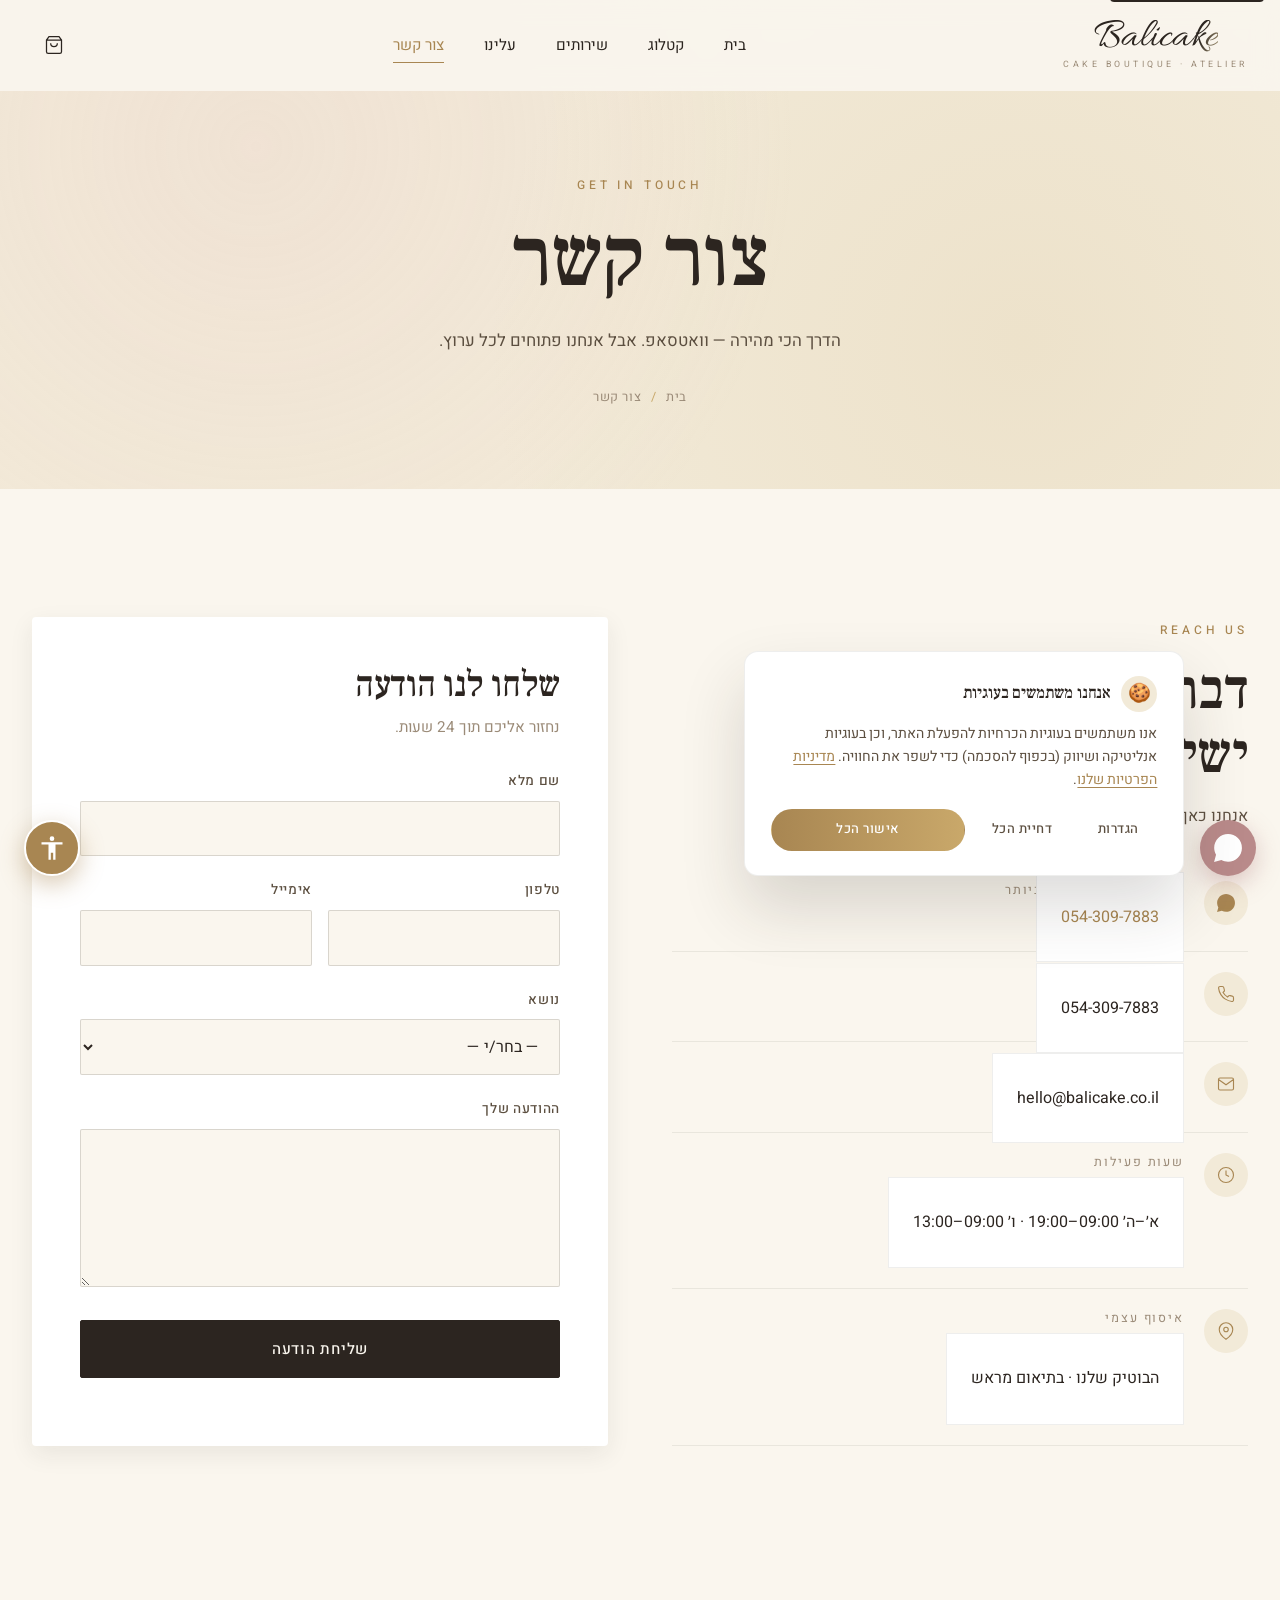
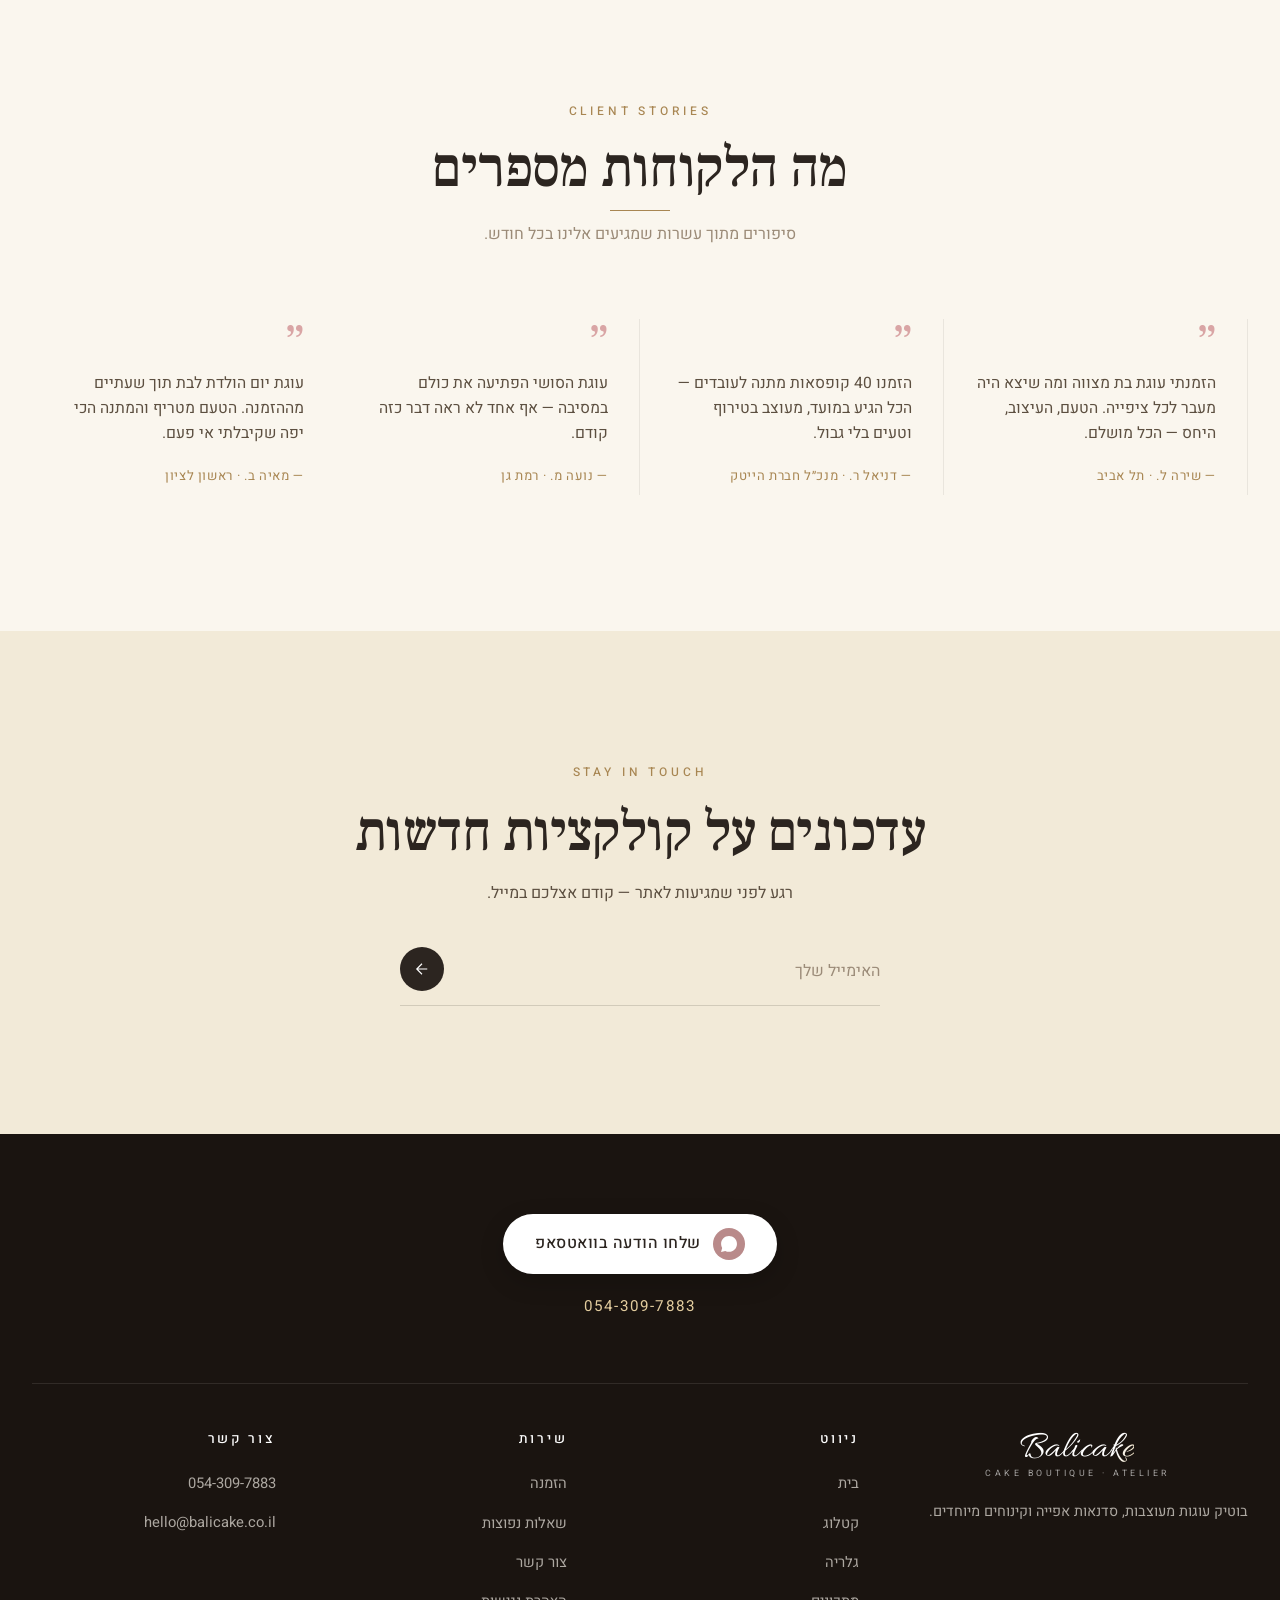
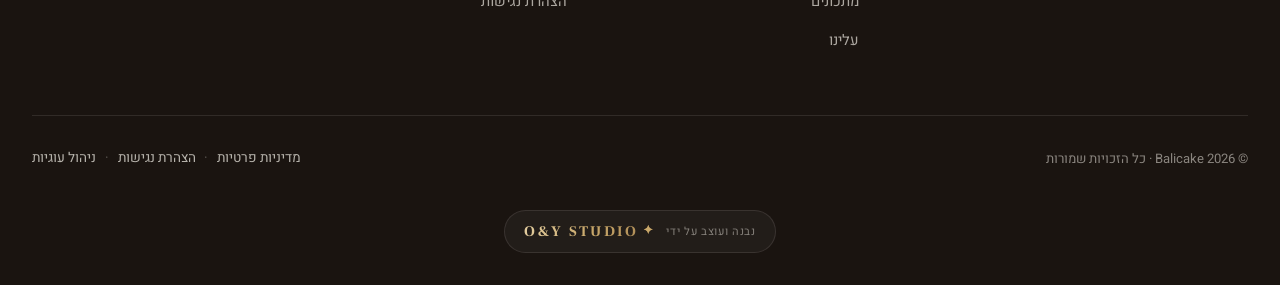
<file: contact.html>
﻿<!DOCTYPE html>
<html lang="he" dir="rtl">
<head>
  <meta charset="UTF-8">
  <meta name="viewport" content="width=device-width, initial-scale=1.0, viewport-fit=cover">
  <meta name="theme-color" content="#FAF6EE">
  <title>צור קשר · Balicake</title>
  <meta property="og:title" content="Balicake · בוטיק עוגות מעוצבות">
  <meta property="og:description" content="עיצוב עוגות, סדנאות וקורסי אפייה — 14 שנות אהבה ומקצועיות.">
  <meta property="og:type" content="website">
  <meta property="og:url" content="https://balicake.co.il/">
  <meta property="og:image" content="https://balicake.co.il/images/hero/cake-1.jpg">
  <meta property="og:site_name" content="Balicake">
  <meta property="og:locale" content="he_IL">
  <meta name="description" content="צרו קשר עם Balicake — וואטסאפ, טלפון, אימייל ומיקום הבוטיק.">

  <link rel="preconnect" href="https://fonts.googleapis.com">
  <link rel="preconnect" href="https://fonts.gstatic.com" crossorigin>
  <link href="https://fonts.googleapis.com/css2?family=Allura&family=Frank+Ruhl+Libre:wght@300;400;500;700&family=Heebo:wght@300;400;500;600&display=swap" rel="stylesheet">
  <link rel="stylesheet" href="css/style.css?v=6">
  <link rel="icon" href="data:image/svg+xml,%3Csvg xmlns='http://www.w3.org/2000/svg' viewBox='0 0 100 100'%3E%3Ctext y='.9em' font-size='90'%3E🎂%3C/text%3E%3C/svg%3E">
  <!-- ============= GOOGLE CONSENT MODE v2 (must run BEFORE GA4) ============= -->
  <script>
    window.dataLayer = window.dataLayer || [];
    function gtag(){dataLayer.push(arguments);}
    gtag('consent', 'default', {
      'ad_storage': 'denied',
      'ad_user_data': 'denied',
      'ad_personalization': 'denied',
      'analytics_storage': 'denied',
      'functionality_storage': 'granted',
      'security_storage': 'granted',
      'wait_for_update': 500,
      'region': ['IL', 'EEA']
    });
  </script>

  <!-- ============= GOOGLE ANALYTICS 4 ============= -->
  <!-- GA4 Measurement ID: G-ZY3YNH5D94 (Balicake Production) -->
  <script async src="https://www.googletagmanager.com/gtag/js?id=G-ZY3YNH5D94"></script>
  <script>
    gtag('js', new Date());
    gtag('config', 'G-ZY3YNH5D94', { anonymize_ip: true });
  </script>

  <!-- ============= META PIXEL ============= -->
  <!-- TODO: Replace 000000000000000 with real Pixel ID from business.facebook.com -->
  <script>
    !function(f,b,e,v,n,t,s){if(f.fbq)return;n=f.fbq=function(){n.callMethod?n.callMethod.apply(n,arguments):n.queue.push(arguments)};if(!f._fbq)f._fbq=n;n.push=n;n.loaded=!0;n.version='2.0';n.queue=[];t=b.createElement(e);t.async=!0;t.src=v;s=b.getElementsByTagName(e)[0];s.parentNode.insertBefore(t,s)}(window,document,'script','https://connect.facebook.net/en_US/fbevents.js');
    fbq('init', '000000000000000');
    fbq('track', 'PageView');
  </script>
  <noscript><img height="1" width="1" style="display:none" src="https://www.facebook.com/tr?id=000000000000000&ev=PageView&noscript=1" alt=""/></noscript>

</head>

<body>
  <header class="site-header">
    <div class="header-inner">
      <a href="index.html" class="logo"><span class="logo-mark">Balicake</span><span class="logo-tag">CAKE BOUTIQUE · ATELIER</span></a>
      <nav class="nav" aria-label="ניווט ראשי">
        <a href="index.html">בית</a>
        <a href="catalog.html">קטלוג</a>
        <a href="catalog.html#bento">שירותים</a>
        <a href="about.html">עלינו</a>
        <a href="contact.html" class="active">צור קשר</a>
      </nav>
      <div class="header-actions">
        <a href="orders.html" class="icon-btn" aria-label="הזמנה"><svg width="20" height="20" viewBox="0 0 24 24" fill="none" stroke="currentColor" stroke-width="1.5"><path d="M6 2L3 6v14a2 2 0 002 2h14a2 2 0 002-2V6l-3-4H6zM3 6h18M16 10a4 4 0 01-8 0"/></svg></a>
        <button class="menu-toggle" aria-label="פתח תפריט"><span></span></button>
      </div>
    </div>
  </header>

  <nav class="mobile-nav" aria-label="תפריט מובייל">
    <a href="index.html">בית</a>
    <a href="catalog.html">קטלוג</a>
    <a href="catalog.html#bento">שירותים</a>
    <a href="about.html">עלינו</a>
    <a href="contact.html" class="active">צור קשר</a>
  </nav>

  <section class="page-hero">
    <div class="container">
      <span class="eyebrow">GET IN TOUCH</span>
      <h1>צור קשר</h1>
      <p>הדרך הכי מהירה — וואטסאפ. אבל אנחנו פתוחים לכל ערוץ.</p>
      <nav class="breadcrumbs">
        <a href="index.html">בית</a><span class="sep">/</span><span>צור קשר</span>
      </nav>
    </div>
  </section>

  <section class="section">
    <div class="container">
      <div class="contact-grid">
        <div class="contact-info reveal">
          <span class="eyebrow">REACH US</span>
          <h2 style="margin-top: 1rem;">דברו איתנו<br>ישירות.</h2>
          <p style="margin-top: 1rem;">אנחנו כאן בשבילכם בכל שאלה — מהזמנה גדולה ועד טיפ קטן לאפייה ביתית.</p>

          <ul>
            <li>
              <div class="icon">
                <svg viewBox="0 0 24 24" fill="currentColor"><path d="M.057 24l1.687-6.163c-1.041-1.804-1.588-3.849-1.587-5.946.003-6.556 5.338-11.891 11.893-11.891 3.181.001 6.167 1.24 8.413 3.488 2.245 2.248 3.481 5.236 3.48 8.414-.003 6.557-5.338 11.892-11.893 11.892-1.99-.001-3.951-.5-5.688-1.448L.057 24z"/></svg>
              </div>
              <div>
                <div class="label">WhatsApp · המהיר ביותר</div>
                <a href="https://wa.me/972543097883" class="value" style="color: var(--accent-gold-dark);" target="_blank" rel="noopener">054-309-7883</a>
              </div>
            </li>
            <li>
              <div class="icon">
                <svg viewBox="0 0 24 24" fill="none" stroke="currentColor" stroke-width="1.5"><path d="M22 16.92v3a2 2 0 01-2.18 2 19.79 19.79 0 01-8.63-3.07 19.5 19.5 0 01-6-6 19.79 19.79 0 01-3.07-8.67A2 2 0 014.11 2h3a2 2 0 012 1.72c.13.96.37 1.9.7 2.81a2 2 0 01-.45 2.11L8.09 9.91a16 16 0 006 6l1.27-1.27a2 2 0 012.11-.45c.91.33 1.85.57 2.81.7A2 2 0 0122 16.92z"/></svg>
              </div>
              <div>
                <div class="label">Phone</div>
                <a href="tel:+972543097883" class="value">054-309-7883</a>
              </div>
            </li>
            <li>
              <div class="icon">
                <svg viewBox="0 0 24 24" fill="none" stroke="currentColor" stroke-width="1.5"><path d="M4 4h16c1.1 0 2 .9 2 2v12c0 1.1-.9 2-2 2H4c-1.1 0-2-.9-2-2V6c0-1.1.9-2 2-2zM22 6l-10 7L2 6"/></svg>
              </div>
              <div>
                <div class="label">Email</div>
                <a href="mailto:hello@balicake.co.il" class="value">hello@balicake.co.il</a>
              </div>
            </li>
            <li>
              <div class="icon">
                <svg viewBox="0 0 24 24" fill="none" stroke="currentColor" stroke-width="1.5"><circle cx="12" cy="12" r="10"/><path d="M12 6v6l4 2"/></svg>
              </div>
              <div>
                <div class="label">שעות פעילות</div>
                <div class="value">א׳–ה׳ 09:00–19:00 · ו׳ 09:00–13:00</div>
              </div>
            </li>
            <li>
              <div class="icon">
                <svg viewBox="0 0 24 24" fill="none" stroke="currentColor" stroke-width="1.5"><path d="M21 10c0 7-9 13-9 13s-9-6-9-13a9 9 0 0118 0z"/><circle cx="12" cy="10" r="3"/></svg>
              </div>
              <div>
                <div class="label">איסוף עצמי</div>
                <div class="value">הבוטיק שלנו · בתיאום מראש</div>
              </div>
            </li>
          </ul>
        </div>

        <form class="order-form reveal" data-form="contact">
          <h3 style="margin-bottom: 0.5rem;">שלחו לנו הודעה</h3>
          <p style="margin-bottom: 2rem; color: var(--text-muted); font-size: 0.95rem;">נחזור אליכם תוך 24 שעות.</p>

          <div class="form-group">
            <label for="cname">שם מלא</label>
            <input id="cname" type="text" autocomplete="name" required>
          </div>
          <div class="form-row">
            <div class="form-group">
              <label for="cphone">טלפון</label>
              <input id="cphone" type="tel" inputmode="tel" autocomplete="tel" required>
            </div>
            <div class="form-group">
              <label for="cemail">אימייל</label>
              <input id="cemail" type="email" inputmode="email" autocomplete="email" required>
            </div>
          </div>
          <div class="form-group">
            <label for="csubject">נושא</label>
            <select id="csubject" required>
              <option value="">— בחר/י —</option>
              <option>שאלה כללית</option>
              <option>הזמנת עוגה</option>
              <option>סדנה / קורס</option>
              <option>שיתוף פעולה</option>
              <option>אחר</option>
            </select>
          </div>
          <div class="form-group">
            <label for="cmessage">ההודעה שלך</label>
            <textarea id="cmessage" rows="5" required></textarea>
          </div>

          <button type="submit" class="btn btn-primary" style="width: 100%; justify-content: center;">שליחת הודעה</button>
        </form>
      </div>
    </div>
  </section>

  <section class="section testimonials">
    <div class="container">
      <div class="section-head">
        <span class="eyebrow reveal">CLIENT STORIES</span>
        <h2 class="reveal">מה הלקוחות מספרים</h2>
        <p class="reveal">סיפורים מתוך עשרות שמגיעים אלינו בכל חודש.</p>
      </div>
      <div class="testimonial-grid">
        <div class="testimonial reveal">
          <span class="quote-mark">״</span>
          <p>הזמנתי עוגת בת מצווה ומה שיצא היה מעבר לכל ציפייה. הטעם, העיצוב, היחס — הכל מושלם.</p>
          <div class="author">— שירה ל. · תל אביב</div>
        </div>
        <div class="testimonial reveal">
          <span class="quote-mark">״</span>
          <p>הזמנו 40 קופסאות מתנה לעובדים — הכל הגיע במועד, מעוצב בטירוף וטעים בלי גבול.</p>
          <div class="author">— דניאל ר. · מנכ״ל חברת הייטק</div>
        </div>
        <div class="testimonial reveal">
          <span class="quote-mark">״</span>
          <p>עוגת הסושי הפתיעה את כולם במסיבה — אף אחד לא ראה דבר כזה קודם.</p>
          <div class="author">— נועה מ. · רמת גן</div>
        </div>
        <div class="testimonial reveal">
          <span class="quote-mark">״</span>
          <p>עוגת יום הולדת לבת תוך שעתיים מההזמנה. הטעם מטריף והמתנה הכי יפה שקיבלתי אי פעם.</p>
          <div class="author">— מאיה ב. · ראשון לציון</div>
        </div>
      </div>
    </div>
  </section>

  <section class="section newsletter">
    <div class="container">
      <span class="eyebrow reveal">STAY IN TOUCH</span>
      <h2 class="reveal" style="margin-top: 1rem;">עדכונים על קולקציות חדשות</h2>
      <p class="reveal" style="max-width: 480px; margin: 1rem auto 0;">רגע לפני שמגיעות לאתר — קודם אצלכם במייל.</p>
      <form class="form reveal">
        <input type="email" placeholder="האימייל שלך" aria-label="כתובת אימייל" required>
        <button type="submit" aria-label="הרשמה">
          <svg width="18" height="18" viewBox="0 0 24 24" fill="none" stroke="currentColor" stroke-width="1.5"><path d="M19 12H5M12 5l-7 7 7 7"/></svg>
        </button>
      </form>
    </div>
  </section>

  <footer class="site-footer">
    <div class="container">
      <div class="footer-cta">
        <a href="https://wa.me/972543097883?text=היי%20Balicake!" class="wa-pill" target="_blank" rel="noopener">
          <span class="wa-icon">
            <svg viewBox="0 0 24 24" fill="currentColor"><path d="M.057 24l1.687-6.163c-1.041-1.804-1.588-3.849-1.587-5.946.003-6.556 5.338-11.891 11.893-11.891 3.181.001 6.167 1.24 8.413 3.488 2.245 2.248 3.481 5.236 3.48 8.414-.003 6.557-5.338 11.892-11.893 11.892-1.99-.001-3.951-.5-5.688-1.448L.057 24z"/></svg>
          </span>
          שלחו הודעה בוואטסאפ
        </a>
        <a href="tel:+972543097883" class="phone">054-309-7883</a>
      </div>
      <div class="footer-grid">
        <div>
          <a href="index.html" class="logo"><span class="logo-mark" style="font-size: 2.4rem;">Balicake</span><span class="logo-tag">CAKE BOUTIQUE · ATELIER</span></a>
          <p style="margin-top: 1.25rem;">בוטיק עוגות מעוצבות, סדנאות אפייה וקינוחים מיוחדים.</p>
        </div>
        <div><h5>ניווט</h5>
          <ul class="footer-links">
            <li><a href="index.html">בית</a></li><li><a href="catalog.html">קטלוג</a></li>
            <li><a href="gallery.html">גלריה</a></li><li><a href="recipes.html">מתכונים</a></li>
            <li><a href="about.html">עלינו</a></li>
          </ul>
        </div>
        <div><h5>שירות</h5>
          <ul class="footer-links">
            <li><a href="orders.html">הזמנה</a></li><li><a href="faq.html">שאלות נפוצות</a></li>
            <li><a href="contact.html">צור קשר</a></li><li><a href="accessibility.html">הצהרת נגישות</a></li>
          </ul>
        </div>
        <div><h5>צור קשר</h5>
          <ul class="footer-contact">
            <li><a href="https://wa.me/972543097883">054-309-7883</a></li>
            <li><a href="mailto:hello@balicake.co.il">hello@balicake.co.il</a></li>
          </ul>
        </div>
      </div>
      <div class="footer-bottom">
        <div>© <span id="yr"></span> Balicake · כל הזכויות שמורות</div>
        <div class="footer-bottom-links">
          <a href="privacy.html">מדיניות פרטיות</a>
          <span class="sep" aria-hidden="true">·</span>
          <a href="accessibility.html">הצהרת נגישות</a>
          <span class="sep" aria-hidden="true">·</span>
          <button type="button" class="cookie-settings-link">ניהול עוגיות</button>
        </div>
      </div>
      <div class="footer-credit">
        <a href="https://oystudio.co.il" target="_blank" rel="noopener noreferrer" aria-label="נבנה על ידי O&Y STUDIO" class="oy-signature">
          <span class="oy-label">נבנה ועוצב על ידי</span>
          <span class="oy-brand"><span class="oy-spark">✦</span> O&amp;Y STUDIO</span>
        </a>
      </div>
    </div>
  </footer>

  <a href="https://wa.me/972543097883" class="wa-float" aria-label="צ'אט בוואטסאפ" target="_blank" rel="noopener">
    <svg viewBox="0 0 24 24" fill="currentColor"><path d="M.057 24l1.687-6.163c-1.041-1.804-1.588-3.849-1.587-5.946.003-6.556 5.338-11.891 11.893-11.891 3.181.001 6.167 1.24 8.413 3.488 2.245 2.248 3.481 5.236 3.48 8.414-.003 6.557-5.338 11.892-11.893 11.892-1.99-.001-3.951-.5-5.688-1.448L.057 24z"/></svg>
  </a>

  <script>document.getElementById('yr').textContent = new Date().getFullYear();</script>
  <script src="js/main.js?v=6" defer></script>
</body>
</html>
</file>
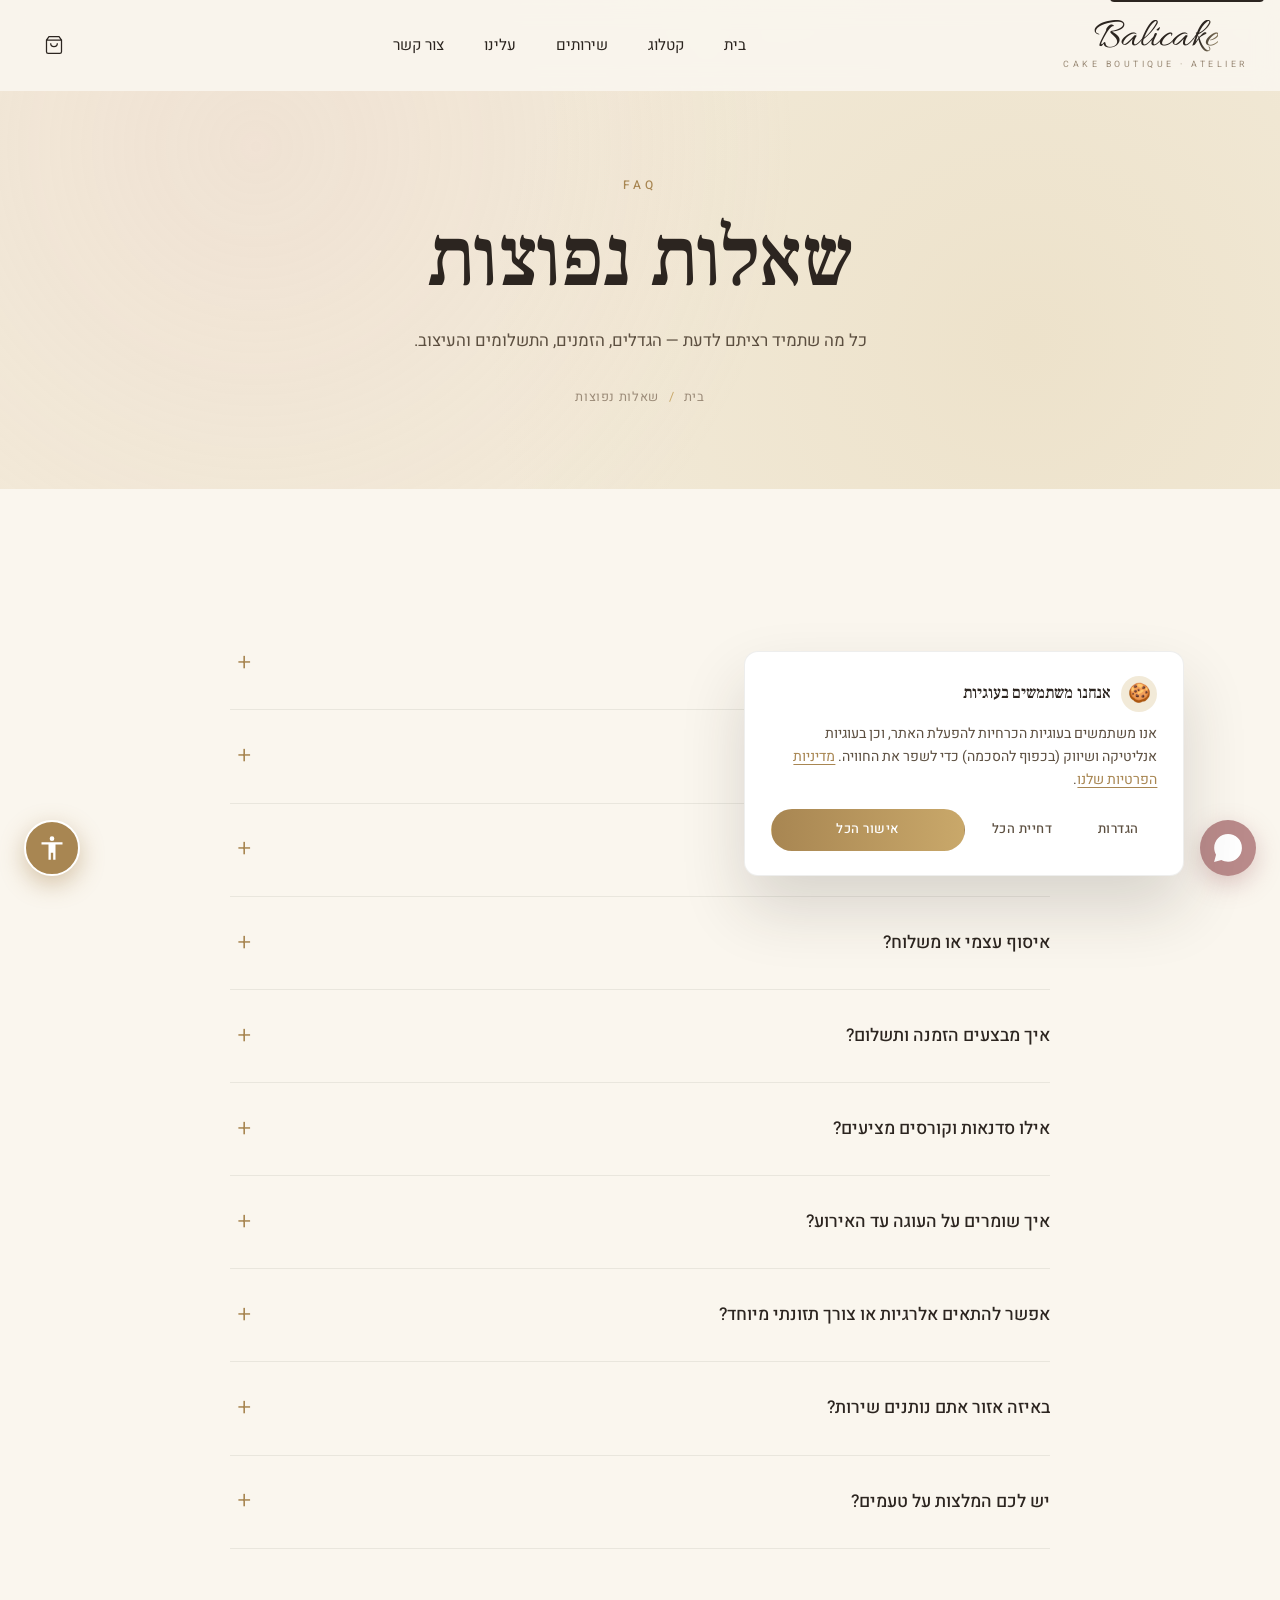
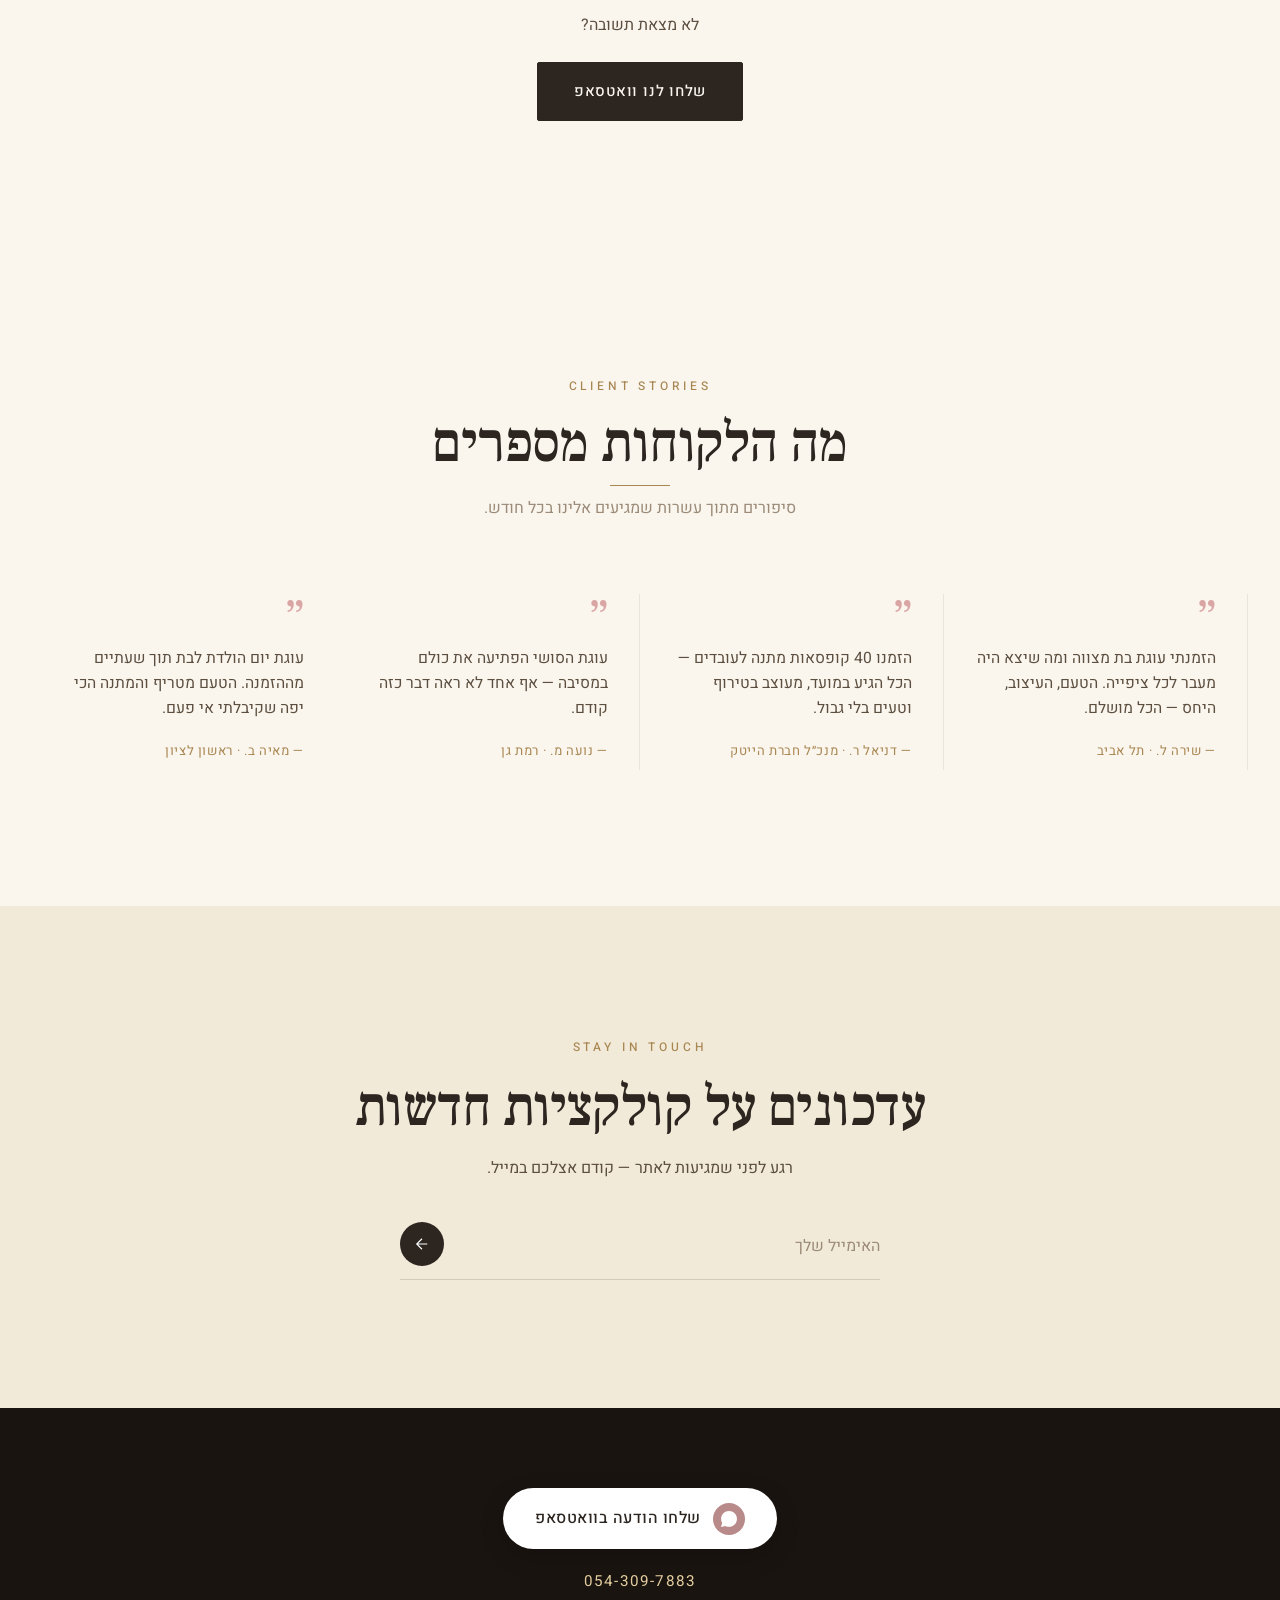
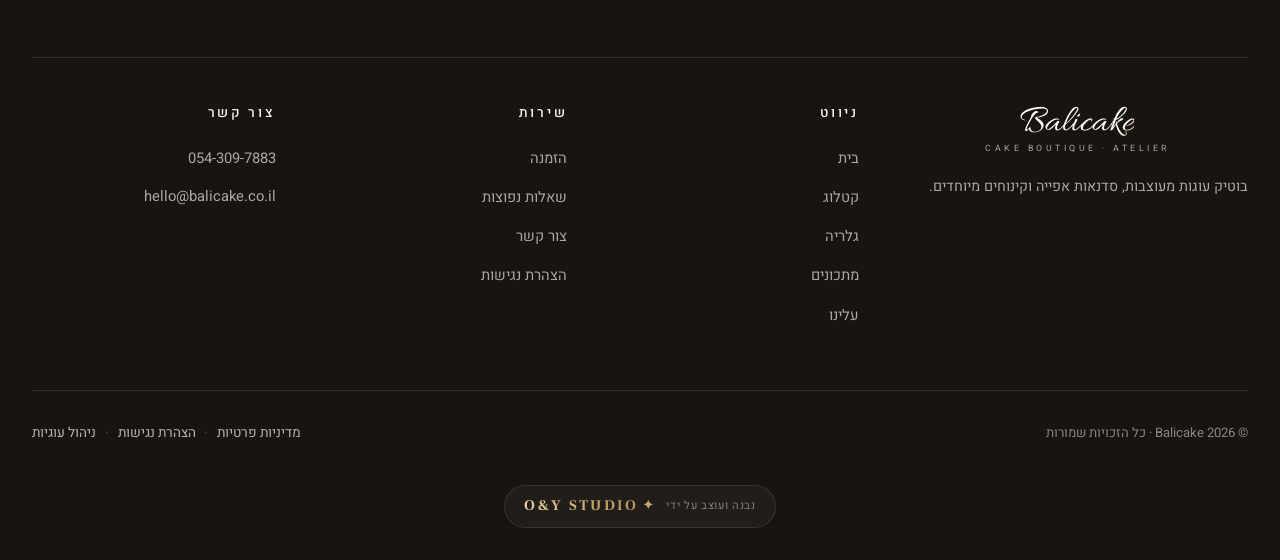
<file: faq.html>
﻿<!DOCTYPE html>
<html lang="he" dir="rtl">
<head>
  <meta charset="UTF-8">
  <meta name="viewport" content="width=device-width, initial-scale=1.0, viewport-fit=cover">
  <meta name="theme-color" content="#FAF6EE">
  <title>שאלות נפוצות · Balicake</title>
  <meta property="og:title" content="Balicake · בוטיק עוגות מעוצבות">
  <meta property="og:description" content="עיצוב עוגות, סדנאות וקורסי אפייה — 14 שנות אהבה ומקצועיות.">
  <meta property="og:type" content="website">
  <meta property="og:url" content="https://balicake.co.il/">
  <meta property="og:image" content="https://balicake.co.il/images/hero/cake-1.jpg">
  <meta property="og:site_name" content="Balicake">
  <meta property="og:locale" content="he_IL">
  <meta name="description" content="כל התשובות לשאלות הנפוצות שלקוחות שואלים — משקל עוגה, זמני הכנה, משלוחים ותשלום.">

  <link rel="preconnect" href="https://fonts.googleapis.com">
  <link rel="preconnect" href="https://fonts.gstatic.com" crossorigin>
  <link href="https://fonts.googleapis.com/css2?family=Allura&family=Frank+Ruhl+Libre:wght@300;400;500;700&family=Heebo:wght@300;400;500;600&display=swap" rel="stylesheet">
  <link rel="stylesheet" href="css/style.css?v=6">
  <link rel="icon" href="data:image/svg+xml,%3Csvg xmlns='http://www.w3.org/2000/svg' viewBox='0 0 100 100'%3E%3Ctext y='.9em' font-size='90'%3E🎂%3C/text%3E%3C/svg%3E">
  <!-- ============= GOOGLE CONSENT MODE v2 (must run BEFORE GA4) ============= -->
  <script>
    window.dataLayer = window.dataLayer || [];
    function gtag(){dataLayer.push(arguments);}
    gtag('consent', 'default', {
      'ad_storage': 'denied',
      'ad_user_data': 'denied',
      'ad_personalization': 'denied',
      'analytics_storage': 'denied',
      'functionality_storage': 'granted',
      'security_storage': 'granted',
      'wait_for_update': 500,
      'region': ['IL', 'EEA']
    });
  </script>

  <!-- ============= GOOGLE ANALYTICS 4 ============= -->
  <!-- GA4 Measurement ID: G-ZY3YNH5D94 (Balicake Production) -->
  <script async src="https://www.googletagmanager.com/gtag/js?id=G-ZY3YNH5D94"></script>
  <script>
    gtag('js', new Date());
    gtag('config', 'G-ZY3YNH5D94', { anonymize_ip: true });
  </script>

  <!-- ============= META PIXEL ============= -->
  <!-- TODO: Replace 000000000000000 with real Pixel ID from business.facebook.com -->
  <script>
    !function(f,b,e,v,n,t,s){if(f.fbq)return;n=f.fbq=function(){n.callMethod?n.callMethod.apply(n,arguments):n.queue.push(arguments)};if(!f._fbq)f._fbq=n;n.push=n;n.loaded=!0;n.version='2.0';n.queue=[];t=b.createElement(e);t.async=!0;t.src=v;s=b.getElementsByTagName(e)[0];s.parentNode.insertBefore(t,s)}(window,document,'script','https://connect.facebook.net/en_US/fbevents.js');
    fbq('init', '000000000000000');
    fbq('track', 'PageView');
  </script>
  <noscript><img height="1" width="1" style="display:none" src="https://www.facebook.com/tr?id=000000000000000&ev=PageView&noscript=1" alt=""/></noscript>

</head>

<body>
  <header class="site-header">
    <div class="header-inner">
      <a href="index.html" class="logo"><span class="logo-mark">Balicake</span><span class="logo-tag">CAKE BOUTIQUE · ATELIER</span></a>
      <nav class="nav" aria-label="ניווט ראשי">
        <a href="index.html">בית</a>
        <a href="catalog.html">קטלוג</a>
        <a href="catalog.html#bento">שירותים</a>
        <a href="about.html">עלינו</a>
        <a href="contact.html">צור קשר</a>
      </nav>
      <div class="header-actions">
        <a href="orders.html" class="icon-btn" aria-label="הזמנה"><svg width="20" height="20" viewBox="0 0 24 24" fill="none" stroke="currentColor" stroke-width="1.5"><path d="M6 2L3 6v14a2 2 0 002 2h14a2 2 0 002-2V6l-3-4H6zM3 6h18M16 10a4 4 0 01-8 0"/></svg></a>
        <button class="menu-toggle" aria-label="פתח תפריט"><span></span></button>
      </div>
    </div>
  </header>

  <nav class="mobile-nav" aria-label="תפריט מובייל">
    <a href="index.html">בית</a>
    <a href="catalog.html">קטלוג</a>
    <a href="catalog.html#bento">שירותים</a>
    <a href="about.html">עלינו</a>
    <a href="contact.html">צור קשר</a>
  </nav>

  <section class="page-hero">
    <div class="container">
      <span class="eyebrow">FAQ</span>
      <h1>שאלות נפוצות</h1>
      <p>כל מה שתמיד רציתם לדעת — הגדלים, הזמנים, התשלומים והעיצוב.</p>
      <nav class="breadcrumbs">
        <a href="index.html">בית</a><span class="sep">/</span><span>שאלות נפוצות</span>
      </nav>
    </div>
  </section>

  <section class="section">
    <div class="container">
      <div class="faq-list">
        <div class="faq-item reveal">
          <button class="faq-question">
            <span>איך יודעים מה משקל העוגה המתאים?</span>
            <span class="icon">+</span>
          </button>
          <div class="faq-answer">
            <p>הכלל הוא: כ־100 עד 120 גרם לכל סועד. כך תקבלו פרוסה מכובדת לכל אחד. לדוגמה — לאירוע של 25 איש נכון להזמין עוגה במשקל 2.5 עד 3 ק״ג. בעוגות תלת ממד או מעוצבות במיוחד נעדכן בהתאם בהצעת המחיר. ❤️</p>
          </div>
        </div>

        <div class="faq-item reveal">
          <button class="faq-question">
            <span>כמה זמן מראש צריך להזמין?</span>
            <span class="icon">+</span>
          </button>
          <div class="faq-answer">
            <p>הזמן הנוח ביותר הוא <strong>שבועיים מראש</strong>, ולכל הפחות שבוע. ככל שיש יותר זמן — נוכל להציע יותר אפשרויות עיצוב, להזמין חומרים מיוחדים ולהקדיש יותר תשומת לב. עוגות פשוטות אפשר לפעמים להכין גם תוך 48 שעות, בכפוף לזמינות.</p>
          </div>
        </div>

        <div class="faq-item reveal">
          <button class="faq-question">
            <span>האם המחירים קבועים או משתנים?</span>
            <span class="icon">+</span>
          </button>
          <div class="faq-answer">
            <p>קינוחים שתמיד יש במלאי (כמו פבלובה, מקרונים, טארטים) — מחיר קבוע. עוגות מעוצבות, עוגות תלת ממד, סדנאות וקורסים — מחיר אישי לפי גודל, מורכבות ואופי הסדנה. תמיד נשמח לתת לכם <strong>2–3 אופציות</strong> כדי להתאים לתקציב שלכם.</p>
          </div>
        </div>

        <div class="faq-item reveal">
          <button class="faq-question">
            <span>איסוף עצמי או משלוח?</span>
            <span class="icon">+</span>
          </button>
          <div class="faq-answer">
            <p>בדרך כלל אנחנו ממליצים על <strong>איסוף עצמי</strong> — נסביר בדיוק איך לדאוג להובלה נכונה כדי שהעוגה תגיע למקום מושלמת. אפשר גם משלוח עד הבית, בעלות נפרדת לפי המיקום והמשקל. בשני המקרים נארוז את העוגה כך שתוכלו להוביל אותה בבטחה.</p>
          </div>
        </div>

        <div class="faq-item reveal">
          <button class="faq-question">
            <span>איך מבצעים הזמנה ותשלום?</span>
            <span class="icon">+</span>
          </button>
          <div class="faq-answer">
            <p>ממלאים את <a href="orders.html" style="color: var(--accent-gold-dark); border-bottom: 1px solid;">טופס ההזמנה באתר</a>, או יוצרים קשר ישירות בוואטסאפ/טלפון. אחרי תיאום הפרטים — תשלום מקדמה של 30% מאשר את ההזמנה, והשאר משולם באיסוף. אפשר גם תשלום מלא מראש (5% הנחה).</p>
          </div>
        </div>

        <div class="faq-item reveal">
          <button class="faq-question">
            <span>אילו סדנאות וקורסים מציעים?</span>
            <span class="icon">+</span>
          </button>
          <div class="faq-answer">
            <p>יש לנו מגוון רחב: <strong>סדנאות בנטו</strong> (אישיות וקבוצתיות), <strong>סדנאות מסיבת רווקות</strong>, <strong>קייטנות לילדים</strong>, <strong>ימי גיבוש</strong> וכמובן <strong>קורסי אפייה ועיצוב</strong> מלאים — מהקלאסי למתחילים ועד עיצוב עוגות מתקדם. כל סדנה מתואמת אישית לקבוצה ולרמת הניסיון.</p>
          </div>
        </div>

        <div class="faq-item reveal">
          <button class="faq-question">
            <span>איך שומרים על העוגה עד האירוע?</span>
            <span class="icon">+</span>
          </button>
          <div class="faq-answer">
            <p>רוב העוגות שלנו צריכות <strong>קירור</strong> במקרר עד שעה לפני ההגשה. אנחנו תמיד נותנים הוראות מדויקות לכל סוג עוגה — איפה לשמור, באיזו טמפרטורה, ומתי להוציא. עוגות עם קישוטי שוקולד או פירות — דורשות תשומת לב מיוחדת ונסביר הכל בעת האיסוף.</p>
          </div>
        </div>

        <div class="faq-item reveal">
          <button class="faq-question">
            <span>אפשר להתאים אלרגיות או צורך תזונתי מיוחד?</span>
            <span class="icon">+</span>
          </button>
          <div class="faq-answer">
            <p>בהחלט! אנחנו מתאימים עוגות לאלרגיות לאגוזים, ביצים, גלוטן או חלב — בתיאום מראש. עבור אירועים גדולים אפשר לבקש גם <strong>וואריאציות פרווה / טבעוני / ללא גלוטן</strong>. ספרו לנו בטופס ההזמנה ונדאג לכל פרט.</p>
          </div>
        </div>

        <div class="faq-item reveal">
          <button class="faq-question">
            <span>באיזה אזור אתם נותנים שירות?</span>
            <span class="icon">+</span>
          </button>
          <div class="faq-answer">
            <p>הבוטיק שלנו פתוח לאיסוף עצמי. למשלוחים — אנחנו עובדים בעיקר באזור המרכז, עם אפשרות להרחיב לפי תיאום. צרו איתנו קשר עם פרטי המיקום ונחזור עם הצעת משלוח.</p>
          </div>
        </div>

        <div class="faq-item reveal">
          <button class="faq-question">
            <span>יש לכם המלצות על טעמים?</span>
            <span class="icon">+</span>
          </button>
          <div class="faq-answer">
            <p>הטעמים שלנו תמיד טריים ומעודכנים לפי טרנדים — מקלאסיקה ישראלית ועד טעמי צרפת. הפיצ׳רים השנה: <strong>פיסטוק־ורד, שוקולד מובסת בלגי, וניל בורבון עם פרי עץ, לימון־בזיליקום</strong>. אבל הקלאסיקות תמיד עובדות: שוקולד, וניל ופירות יער. נשמח להמליץ אישית לפי הטעם שלכם!</p>
          </div>
        </div>
      </div>

      <div class="text-center" style="margin-top: 4rem;">
        <p style="margin-bottom: 1.5rem; color: var(--text-secondary);">לא מצאת תשובה?</p>
        <a href="https://wa.me/972543097883" class="btn btn-primary" target="_blank" rel="noopener">שלחו לנו וואטסאפ</a>
      </div>
    </div>
  </section>

  <section class="section testimonials">
    <div class="container">
      <div class="section-head">
        <span class="eyebrow reveal">CLIENT STORIES</span>
        <h2 class="reveal">מה הלקוחות מספרים</h2>
        <p class="reveal">סיפורים מתוך עשרות שמגיעים אלינו בכל חודש.</p>
      </div>
      <div class="testimonial-grid">
        <div class="testimonial reveal">
          <span class="quote-mark">״</span>
          <p>הזמנתי עוגת בת מצווה ומה שיצא היה מעבר לכל ציפייה. הטעם, העיצוב, היחס — הכל מושלם.</p>
          <div class="author">— שירה ל. · תל אביב</div>
        </div>
        <div class="testimonial reveal">
          <span class="quote-mark">״</span>
          <p>הזמנו 40 קופסאות מתנה לעובדים — הכל הגיע במועד, מעוצב בטירוף וטעים בלי גבול.</p>
          <div class="author">— דניאל ר. · מנכ״ל חברת הייטק</div>
        </div>
        <div class="testimonial reveal">
          <span class="quote-mark">״</span>
          <p>עוגת הסושי הפתיעה את כולם במסיבה — אף אחד לא ראה דבר כזה קודם.</p>
          <div class="author">— נועה מ. · רמת גן</div>
        </div>
        <div class="testimonial reveal">
          <span class="quote-mark">״</span>
          <p>עוגת יום הולדת לבת תוך שעתיים מההזמנה. הטעם מטריף והמתנה הכי יפה שקיבלתי אי פעם.</p>
          <div class="author">— מאיה ב. · ראשון לציון</div>
        </div>
      </div>
    </div>
  </section>

  <section class="section newsletter">
    <div class="container">
      <span class="eyebrow reveal">STAY IN TOUCH</span>
      <h2 class="reveal" style="margin-top: 1rem;">עדכונים על קולקציות חדשות</h2>
      <p class="reveal" style="max-width: 480px; margin: 1rem auto 0;">רגע לפני שמגיעות לאתר — קודם אצלכם במייל.</p>
      <form class="form reveal">
        <input type="email" placeholder="האימייל שלך" aria-label="כתובת אימייל" required>
        <button type="submit" aria-label="הרשמה">
          <svg width="18" height="18" viewBox="0 0 24 24" fill="none" stroke="currentColor" stroke-width="1.5"><path d="M19 12H5M12 5l-7 7 7 7"/></svg>
        </button>
      </form>
    </div>
  </section>

  <footer class="site-footer">
    <div class="container">
      <div class="footer-cta">
        <a href="https://wa.me/972543097883?text=היי%20Balicake!" class="wa-pill" target="_blank" rel="noopener">
          <span class="wa-icon">
            <svg viewBox="0 0 24 24" fill="currentColor"><path d="M.057 24l1.687-6.163c-1.041-1.804-1.588-3.849-1.587-5.946.003-6.556 5.338-11.891 11.893-11.891 3.181.001 6.167 1.24 8.413 3.488 2.245 2.248 3.481 5.236 3.48 8.414-.003 6.557-5.338 11.892-11.893 11.892-1.99-.001-3.951-.5-5.688-1.448L.057 24z"/></svg>
          </span>
          שלחו הודעה בוואטסאפ
        </a>
        <a href="tel:+972543097883" class="phone">054-309-7883</a>
      </div>
      <div class="footer-grid">
        <div>
          <a href="index.html" class="logo"><span class="logo-mark" style="font-size: 2.4rem;">Balicake</span><span class="logo-tag">CAKE BOUTIQUE · ATELIER</span></a>
          <p style="margin-top: 1.25rem;">בוטיק עוגות מעוצבות, סדנאות אפייה וקינוחים מיוחדים.</p>
        </div>
        <div><h5>ניווט</h5>
          <ul class="footer-links">
            <li><a href="index.html">בית</a></li><li><a href="catalog.html">קטלוג</a></li>
            <li><a href="gallery.html">גלריה</a></li><li><a href="recipes.html">מתכונים</a></li>
            <li><a href="about.html">עלינו</a></li>
          </ul>
        </div>
        <div><h5>שירות</h5>
          <ul class="footer-links">
            <li><a href="orders.html">הזמנה</a></li><li><a href="faq.html">שאלות נפוצות</a></li>
            <li><a href="contact.html">צור קשר</a></li><li><a href="accessibility.html">הצהרת נגישות</a></li>
          </ul>
        </div>
        <div><h5>צור קשר</h5>
          <ul class="footer-contact">
            <li><a href="https://wa.me/972543097883">054-309-7883</a></li>
            <li><a href="mailto:hello@balicake.co.il">hello@balicake.co.il</a></li>
          </ul>
        </div>
      </div>
      <div class="footer-bottom">
        <div>© <span id="yr"></span> Balicake · כל הזכויות שמורות</div>
        <div class="footer-bottom-links">
          <a href="privacy.html">מדיניות פרטיות</a>
          <span class="sep" aria-hidden="true">·</span>
          <a href="accessibility.html">הצהרת נגישות</a>
          <span class="sep" aria-hidden="true">·</span>
          <button type="button" class="cookie-settings-link">ניהול עוגיות</button>
        </div>
      </div>
      <div class="footer-credit">
        <a href="https://oystudio.co.il" target="_blank" rel="noopener noreferrer" aria-label="נבנה על ידי O&Y STUDIO" class="oy-signature">
          <span class="oy-label">נבנה ועוצב על ידי</span>
          <span class="oy-brand"><span class="oy-spark">✦</span> O&amp;Y STUDIO</span>
        </a>
      </div>
    </div>
  </footer>

  <a href="https://wa.me/972543097883" class="wa-float" aria-label="צ'אט בוואטסאפ" target="_blank" rel="noopener">
    <svg viewBox="0 0 24 24" fill="currentColor"><path d="M.057 24l1.687-6.163c-1.041-1.804-1.588-3.849-1.587-5.946.003-6.556 5.338-11.891 11.893-11.891 3.181.001 6.167 1.24 8.413 3.488 2.245 2.248 3.481 5.236 3.48 8.414-.003 6.557-5.338 11.892-11.893 11.892-1.99-.001-3.951-.5-5.688-1.448L.057 24z"/></svg>
  </a>

  <script>document.getElementById('yr').textContent = new Date().getFullYear();</script>
  <script src="js/main.js?v=6" defer></script>
</body>
</html>
</file>
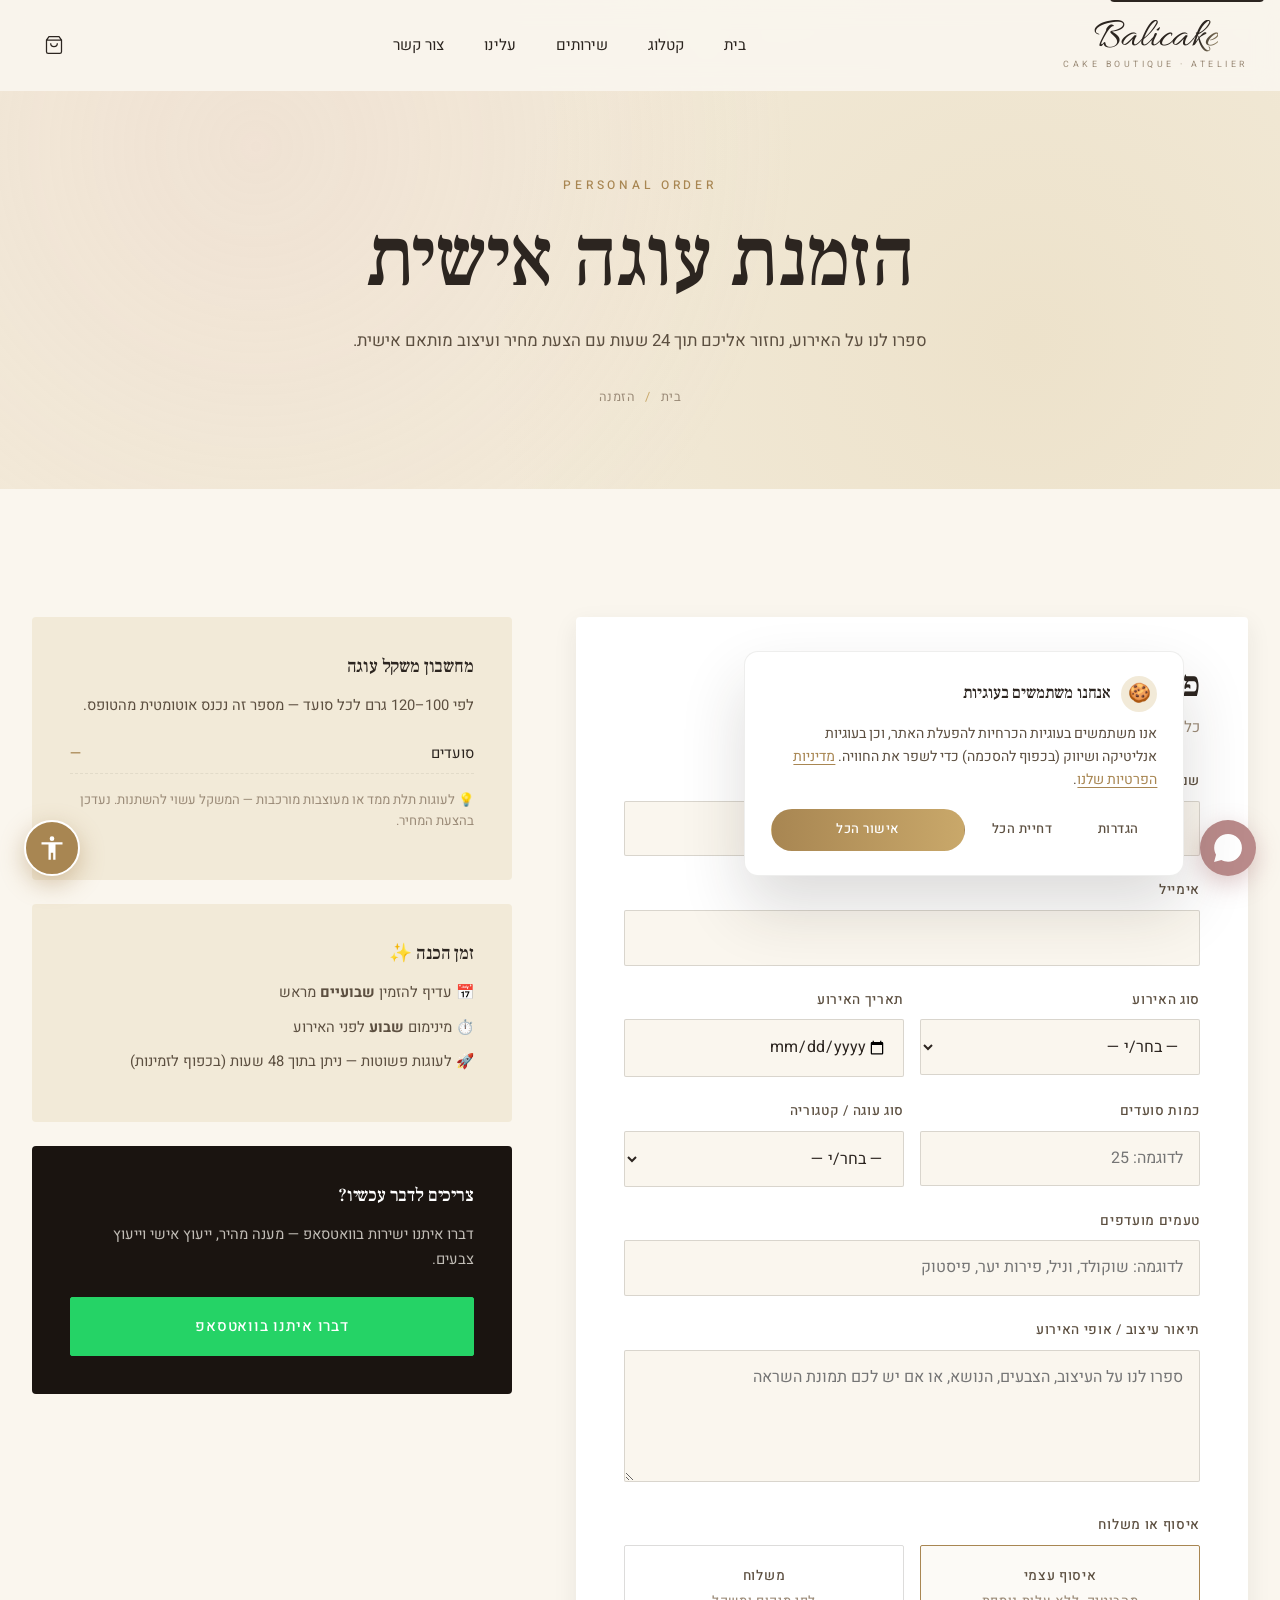
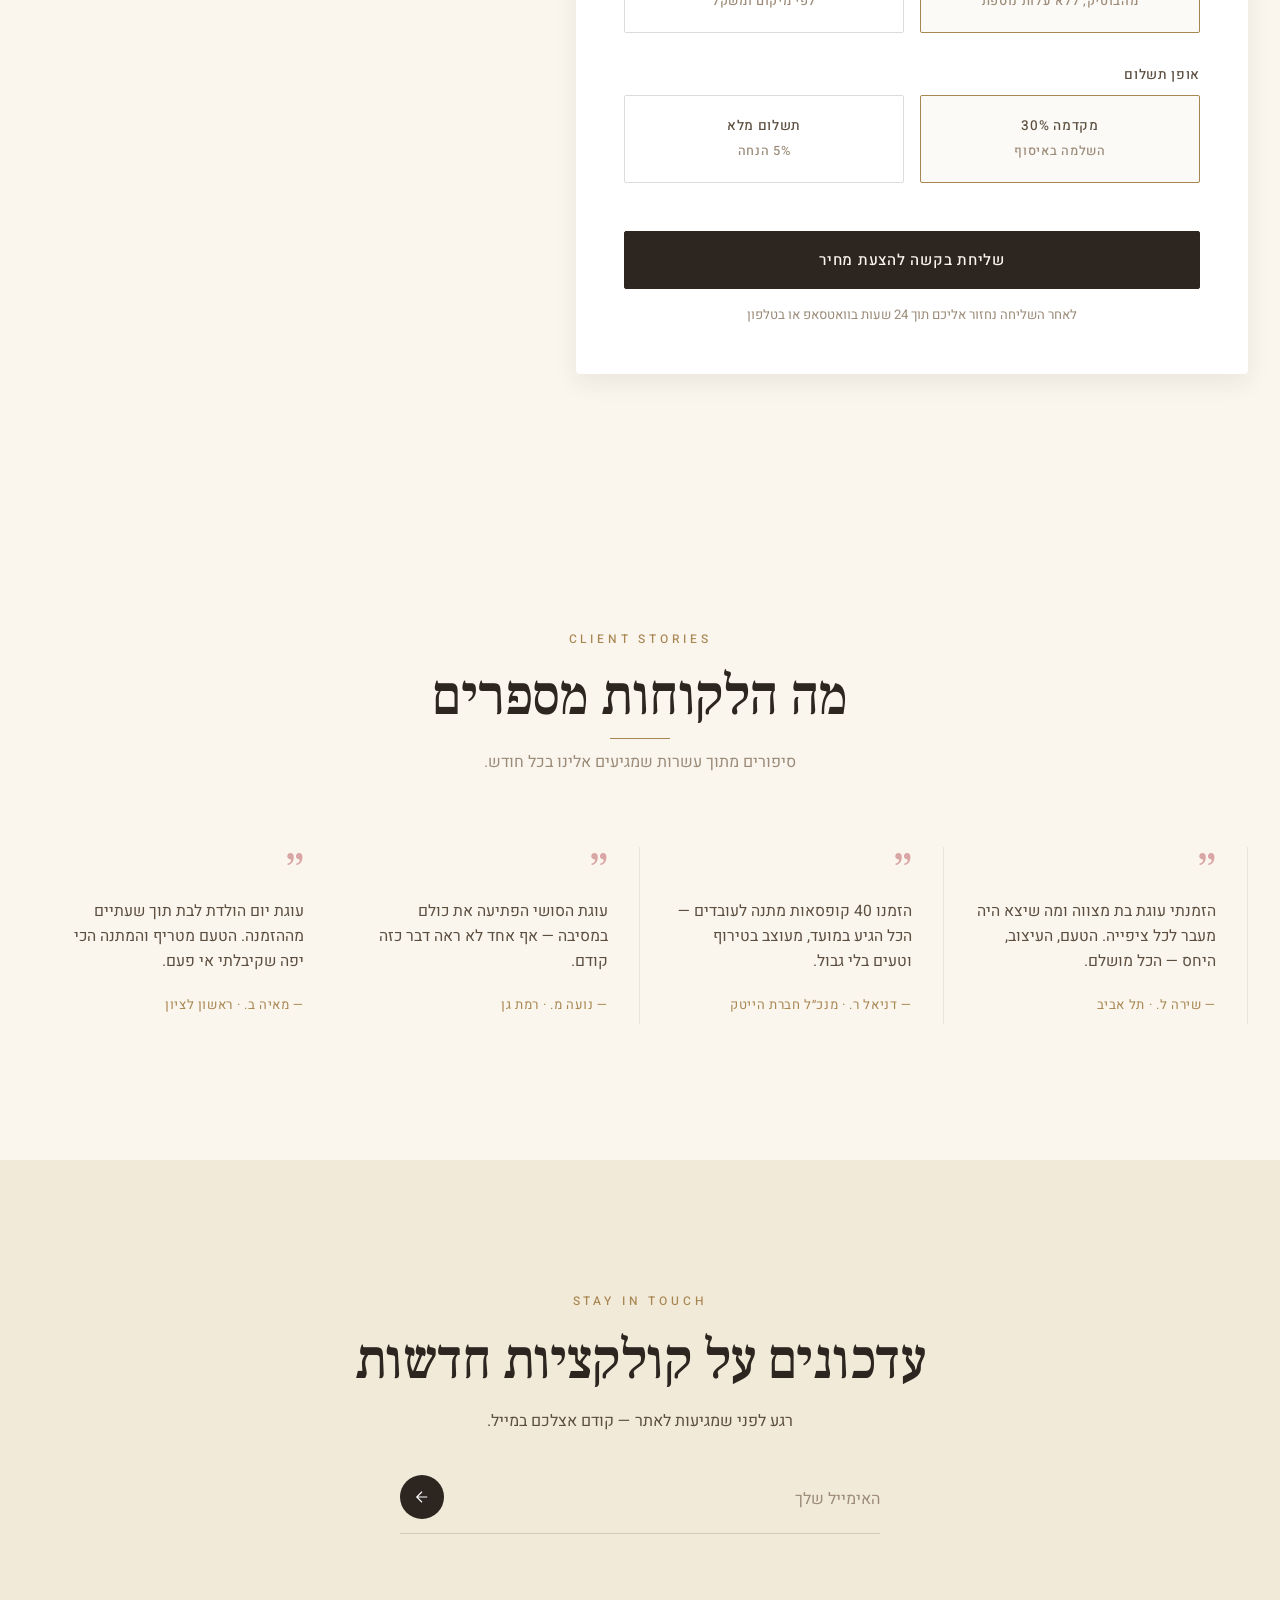
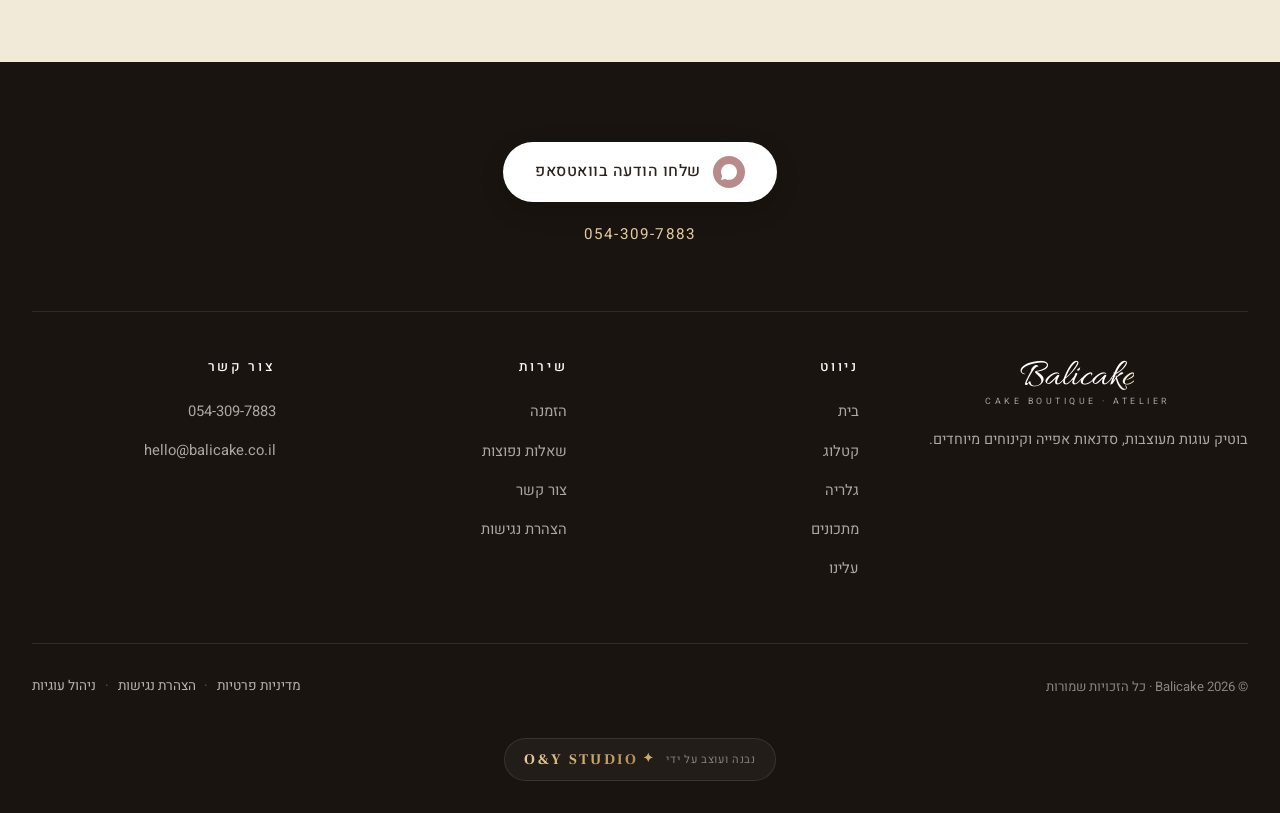
<file: orders.html>
﻿<!DOCTYPE html>
<html lang="he" dir="rtl">
<head>
  <meta charset="UTF-8">
  <meta name="viewport" content="width=device-width, initial-scale=1.0, viewport-fit=cover">
  <meta name="theme-color" content="#FAF6EE">
  <title>הזמנת עוגה · Balicake</title>
  <meta property="og:title" content="Balicake · בוטיק עוגות מעוצבות">
  <meta property="og:description" content="עיצוב עוגות, סדנאות וקורסי אפייה — 14 שנות אהבה ומקצועיות.">
  <meta property="og:type" content="website">
  <meta property="og:url" content="https://balicake.co.il/">
  <meta property="og:image" content="https://balicake.co.il/images/hero/cake-1.jpg">
  <meta property="og:site_name" content="Balicake">
  <meta property="og:locale" content="he_IL">
  <meta name="description" content="הזמנת עוגה אישית מ־Balicake — מילוי טופס, מחשבון משקל לעוגה, ותשלום מקדמה או מלא.">

  <link rel="preconnect" href="https://fonts.googleapis.com">
  <link rel="preconnect" href="https://fonts.gstatic.com" crossorigin>
  <link href="https://fonts.googleapis.com/css2?family=Allura&family=Frank+Ruhl+Libre:wght@300;400;500;700&family=Heebo:wght@300;400;500;600&display=swap" rel="stylesheet">
  <link rel="stylesheet" href="css/style.css?v=6">
  <link rel="icon" href="data:image/svg+xml,%3Csvg xmlns='http://www.w3.org/2000/svg' viewBox='0 0 100 100'%3E%3Ctext y='.9em' font-size='90'%3E🎂%3C/text%3E%3C/svg%3E">
  <!-- ============= GOOGLE CONSENT MODE v2 (must run BEFORE GA4) ============= -->
  <script>
    window.dataLayer = window.dataLayer || [];
    function gtag(){dataLayer.push(arguments);}
    gtag('consent', 'default', {
      'ad_storage': 'denied',
      'ad_user_data': 'denied',
      'ad_personalization': 'denied',
      'analytics_storage': 'denied',
      'functionality_storage': 'granted',
      'security_storage': 'granted',
      'wait_for_update': 500,
      'region': ['IL', 'EEA']
    });
  </script>

  <!-- ============= GOOGLE ANALYTICS 4 ============= -->
  <!-- GA4 Measurement ID: G-ZY3YNH5D94 (Balicake Production) -->
  <script async src="https://www.googletagmanager.com/gtag/js?id=G-ZY3YNH5D94"></script>
  <script>
    gtag('js', new Date());
    gtag('config', 'G-ZY3YNH5D94', { anonymize_ip: true });
  </script>

  <!-- ============= META PIXEL ============= -->
  <!-- TODO: Replace 000000000000000 with real Pixel ID from business.facebook.com -->
  <script>
    !function(f,b,e,v,n,t,s){if(f.fbq)return;n=f.fbq=function(){n.callMethod?n.callMethod.apply(n,arguments):n.queue.push(arguments)};if(!f._fbq)f._fbq=n;n.push=n;n.loaded=!0;n.version='2.0';n.queue=[];t=b.createElement(e);t.async=!0;t.src=v;s=b.getElementsByTagName(e)[0];s.parentNode.insertBefore(t,s)}(window,document,'script','https://connect.facebook.net/en_US/fbevents.js');
    fbq('init', '000000000000000');
    fbq('track', 'PageView');
  </script>
  <noscript><img height="1" width="1" style="display:none" src="https://www.facebook.com/tr?id=000000000000000&ev=PageView&noscript=1" alt=""/></noscript>

</head>

<body>
  <header class="site-header">
    <div class="header-inner">
      <a href="index.html" class="logo"><span class="logo-mark">Balicake</span><span class="logo-tag">CAKE BOUTIQUE · ATELIER</span></a>
      <nav class="nav" aria-label="ניווט ראשי">
        <a href="index.html">בית</a>
        <a href="catalog.html">קטלוג</a>
        <a href="catalog.html#bento">שירותים</a>
        <a href="about.html">עלינו</a>
        <a href="contact.html">צור קשר</a>
      </nav>
      <div class="header-actions">
        <a href="orders.html" class="icon-btn" aria-label="הזמנה"><svg width="20" height="20" viewBox="0 0 24 24" fill="none" stroke="currentColor" stroke-width="1.5"><path d="M6 2L3 6v14a2 2 0 002 2h14a2 2 0 002-2V6l-3-4H6zM3 6h18M16 10a4 4 0 01-8 0"/></svg></a>
        <button class="menu-toggle" aria-label="פתח תפריט"><span></span></button>
      </div>
    </div>
  </header>

  <nav class="mobile-nav" aria-label="תפריט מובייל">
    <a href="index.html">בית</a>
    <a href="catalog.html">קטלוג</a>
    <a href="catalog.html#bento">שירותים</a>
    <a href="about.html">עלינו</a>
    <a href="contact.html">צור קשר</a>
  </nav>

  <section class="page-hero">
    <div class="container">
      <span class="eyebrow">PERSONAL ORDER</span>
      <h1>הזמנת עוגה אישית</h1>
      <p>ספרו לנו על האירוע, נחזור אליכם תוך 24 שעות עם הצעת מחיר ועיצוב מותאם אישית.</p>
      <nav class="breadcrumbs">
        <a href="index.html">בית</a><span class="sep">/</span><span>הזמנה</span>
      </nav>
    </div>
  </section>

  <section class="section">
    <div class="container">
      <div class="order-layout">
        <form class="order-form reveal" data-form="order">
          <h3 style="margin-bottom: 0.5rem;">פרטי הזמנה</h3>
          <p style="margin-bottom: 2rem; color: var(--text-muted); font-size: 0.95rem;">כל השדות חובה — חוץ מאלו המסומנים כאופציונליים.</p>

          <div class="form-row">
            <div class="form-group">
              <label for="name">שם מלא</label>
              <input id="name" type="text" autocomplete="name" required>
            </div>
            <div class="form-group">
              <label for="phone">טלפון</label>
              <input id="phone" type="tel" inputmode="tel" autocomplete="tel" pattern="[0-9\-+\s]+" required>
            </div>
          </div>

          <div class="form-group">
            <label for="email">אימייל</label>
            <input id="email" type="email" inputmode="email" autocomplete="email" required>
          </div>

          <div class="form-row">
            <div class="form-group">
              <label for="event">סוג האירוע</label>
              <select id="event" required>
                <option value="">— בחר/י —</option>
                <option>יום הולדת</option>
                <option>בת/בר מצווה</option>
                <option>חתונה</option>
                <option>אירוע עסקי</option>
                <option>מסיבת רווקות</option>
                <option>סדנה</option>
                <option>אחר</option>
              </select>
            </div>
            <div class="form-group">
              <label for="event-date">תאריך האירוע</label>
              <input id="event-date" type="date" autocomplete="off" required>
            </div>
          </div>

          <div class="form-row">
            <div class="form-group">
              <label for="guests">כמות סועדים</label>
              <input id="guests" type="number" inputmode="numeric" min="1" max="500" placeholder="לדוגמה: 25" required>
            </div>
            <div class="form-group">
              <label for="cake-type">סוג עוגה / קטגוריה</label>
              <select id="cake-type" required>
                <option value="">— בחר/י —</option>
                <option>עוגה מעוצבת רגילה</option>
                <option>עוגת תלת ממד</option>
                <option>עוגה רב־קומתית</option>
                <option>קופסת מתנה / מארז</option>
                <option>קינוח במלאי</option>
                <option>סדנה / קורס</option>
              </select>
            </div>
          </div>

          <div class="form-group">
            <label for="flavor">טעמים מועדפים</label>
            <input id="flavor" type="text" placeholder="לדוגמה: שוקולד, וניל, פירות יער, פיסטוק">
          </div>

          <div class="form-group">
            <label for="design">תיאור עיצוב / אופי האירוע</label>
            <textarea id="design" rows="4" placeholder="ספרו לנו על העיצוב, הצבעים, הנושא, או אם יש לכם תמונת השראה" required></textarea>
          </div>

          <div class="form-group">
            <label>איסוף או משלוח</label>
            <div class="payment-options">
              <label class="payment-option">
                <input type="radio" name="delivery" value="pickup" checked>
                <div class="label">איסוף עצמי</div>
                <div class="desc">מהבוטיק, ללא עלות נוספת</div>
              </label>
              <label class="payment-option">
                <input type="radio" name="delivery" value="delivery">
                <div class="label">משלוח</div>
                <div class="desc">לפי מיקום ומשקל</div>
              </label>
            </div>
          </div>

          <div class="form-group">
            <label>אופן תשלום</label>
            <div class="payment-options">
              <label class="payment-option">
                <input type="radio" name="payment" value="deposit" checked>
                <div class="label">מקדמה 30%</div>
                <div class="desc">השלמה באיסוף</div>
              </label>
              <label class="payment-option">
                <input type="radio" name="payment" value="full">
                <div class="label">תשלום מלא</div>
                <div class="desc">5% הנחה</div>
              </label>
            </div>
          </div>

          <button type="submit" class="btn btn-primary" style="width: 100%; margin-top: 1rem; justify-content: center;">שליחת בקשה להצעת מחיר</button>
          <p style="font-size: 0.82rem; color: var(--text-muted); margin-top: 1rem; text-align: center;">לאחר השליחה נחזור אליכם תוך 24 שעות בוואטסאפ או בטלפון</p>
        </form>

        <aside class="order-aside reveal">
          <div class="aside-card">
            <h4>מחשבון משקל עוגה</h4>
            <p style="margin-bottom: 1rem;">לפי 100–120 גרם לכל סועד — מספר זה נכנס אוטומטית מהטופס.</p>
            <div class="calc-row"><span>סועדים</span><span id="cake-weight" style="color: var(--accent-gold-dark); font-weight: 500;">—</span></div>
            <p style="font-size: 0.82rem; color: var(--text-muted); margin-top: 1rem; line-height: 1.6;">
              💡 לעוגות תלת ממד או מעוצבות מורכבות — המשקל עשוי להשתנות. נעדכן בהצעת המחיר.
            </p>
          </div>

          <div class="aside-card">
            <h4>זמן הכנה ✨</h4>
            <ul style="list-style: none; padding: 0; margin: 0;">
              <li>📅 עדיף להזמין <strong>שבועיים</strong> מראש</li>
              <li>⏱️ מינימום <strong>שבוע</strong> לפני האירוע</li>
              <li>🚀 לעוגות פשוטות — ניתן בתוך 48 שעות (בכפוף לזמינות)</li>
            </ul>
          </div>

          <div class="aside-card" style="background: var(--bg-dark); color: var(--text-on-dark);">
            <h4 style="color: #fff;">צריכים לדבר עכשיו?</h4>
            <p style="color: rgba(250, 246, 238, 0.75);">דברו איתנו ישירות בוואטסאפ — מענה מהיר, ייעוץ אישי וייעוץ צבעים.</p>
            <a href="https://wa.me/972543097883?text=היי%20Balicake!%20הגעתי%20מהאתר" target="_blank" rel="noopener" class="btn btn-ghost" style="background: #25D366; color: #fff; border-color: #25D366; margin-top: 1rem; width: 100%; justify-content: center;">דברו איתנו בוואטסאפ</a>
          </div>
        </aside>
      </div>
    </div>
  </section>

  <section class="section testimonials">
    <div class="container">
      <div class="section-head">
        <span class="eyebrow reveal">CLIENT STORIES</span>
        <h2 class="reveal">מה הלקוחות מספרים</h2>
        <p class="reveal">סיפורים מתוך עשרות שמגיעים אלינו בכל חודש.</p>
      </div>
      <div class="testimonial-grid">
        <div class="testimonial reveal">
          <span class="quote-mark">״</span>
          <p>הזמנתי עוגת בת מצווה ומה שיצא היה מעבר לכל ציפייה. הטעם, העיצוב, היחס — הכל מושלם.</p>
          <div class="author">— שירה ל. · תל אביב</div>
        </div>
        <div class="testimonial reveal">
          <span class="quote-mark">״</span>
          <p>הזמנו 40 קופסאות מתנה לעובדים — הכל הגיע במועד, מעוצב בטירוף וטעים בלי גבול.</p>
          <div class="author">— דניאל ר. · מנכ״ל חברת הייטק</div>
        </div>
        <div class="testimonial reveal">
          <span class="quote-mark">״</span>
          <p>עוגת הסושי הפתיעה את כולם במסיבה — אף אחד לא ראה דבר כזה קודם.</p>
          <div class="author">— נועה מ. · רמת גן</div>
        </div>
        <div class="testimonial reveal">
          <span class="quote-mark">״</span>
          <p>עוגת יום הולדת לבת תוך שעתיים מההזמנה. הטעם מטריף והמתנה הכי יפה שקיבלתי אי פעם.</p>
          <div class="author">— מאיה ב. · ראשון לציון</div>
        </div>
      </div>
    </div>
  </section>

  <section class="section newsletter">
    <div class="container">
      <span class="eyebrow reveal">STAY IN TOUCH</span>
      <h2 class="reveal" style="margin-top: 1rem;">עדכונים על קולקציות חדשות</h2>
      <p class="reveal" style="max-width: 480px; margin: 1rem auto 0;">רגע לפני שמגיעות לאתר — קודם אצלכם במייל.</p>
      <form class="form reveal">
        <input type="email" placeholder="האימייל שלך" aria-label="כתובת אימייל" required>
        <button type="submit" aria-label="הרשמה">
          <svg width="18" height="18" viewBox="0 0 24 24" fill="none" stroke="currentColor" stroke-width="1.5"><path d="M19 12H5M12 5l-7 7 7 7"/></svg>
        </button>
      </form>
    </div>
  </section>

  <footer class="site-footer">
    <div class="container">
      <div class="footer-cta">
        <a href="https://wa.me/972543097883?text=היי%20Balicake!" class="wa-pill" target="_blank" rel="noopener">
          <span class="wa-icon">
            <svg viewBox="0 0 24 24" fill="currentColor"><path d="M.057 24l1.687-6.163c-1.041-1.804-1.588-3.849-1.587-5.946.003-6.556 5.338-11.891 11.893-11.891 3.181.001 6.167 1.24 8.413 3.488 2.245 2.248 3.481 5.236 3.48 8.414-.003 6.557-5.338 11.892-11.893 11.892-1.99-.001-3.951-.5-5.688-1.448L.057 24z"/></svg>
          </span>
          שלחו הודעה בוואטסאפ
        </a>
        <a href="tel:+972543097883" class="phone">054-309-7883</a>
      </div>
      <div class="footer-grid">
        <div>
          <a href="index.html" class="logo"><span class="logo-mark" style="font-size: 2.4rem;">Balicake</span><span class="logo-tag">CAKE BOUTIQUE · ATELIER</span></a>
          <p style="margin-top: 1.25rem;">בוטיק עוגות מעוצבות, סדנאות אפייה וקינוחים מיוחדים.</p>
        </div>
        <div><h5>ניווט</h5>
          <ul class="footer-links">
            <li><a href="index.html">בית</a></li><li><a href="catalog.html">קטלוג</a></li>
            <li><a href="gallery.html">גלריה</a></li><li><a href="recipes.html">מתכונים</a></li>
            <li><a href="about.html">עלינו</a></li>
          </ul>
        </div>
        <div><h5>שירות</h5>
          <ul class="footer-links">
            <li><a href="orders.html">הזמנה</a></li><li><a href="faq.html">שאלות נפוצות</a></li>
            <li><a href="contact.html">צור קשר</a></li><li><a href="accessibility.html">הצהרת נגישות</a></li>
          </ul>
        </div>
        <div><h5>צור קשר</h5>
          <ul class="footer-contact">
            <li><a href="https://wa.me/972543097883">054-309-7883</a></li>
            <li><a href="mailto:hello@balicake.co.il">hello@balicake.co.il</a></li>
          </ul>
        </div>
      </div>
      <div class="footer-bottom">
        <div>© <span id="yr"></span> Balicake · כל הזכויות שמורות</div>
        <div class="footer-bottom-links">
          <a href="privacy.html">מדיניות פרטיות</a>
          <span class="sep" aria-hidden="true">·</span>
          <a href="accessibility.html">הצהרת נגישות</a>
          <span class="sep" aria-hidden="true">·</span>
          <button type="button" class="cookie-settings-link">ניהול עוגיות</button>
        </div>
      </div>
      <div class="footer-credit">
        <a href="https://oystudio.co.il" target="_blank" rel="noopener noreferrer" aria-label="נבנה על ידי O&Y STUDIO" class="oy-signature">
          <span class="oy-label">נבנה ועוצב על ידי</span>
          <span class="oy-brand"><span class="oy-spark">✦</span> O&amp;Y STUDIO</span>
        </a>
      </div>
    </div>
  </footer>

  <a href="https://wa.me/972543097883" class="wa-float" aria-label="צ'אט בוואטסאפ" target="_blank" rel="noopener">
    <svg viewBox="0 0 24 24" fill="currentColor"><path d="M.057 24l1.687-6.163c-1.041-1.804-1.588-3.849-1.587-5.946.003-6.556 5.338-11.891 11.893-11.891 3.181.001 6.167 1.24 8.413 3.488 2.245 2.248 3.481 5.236 3.48 8.414-.003 6.557-5.338 11.892-11.893 11.892-1.99-.001-3.951-.5-5.688-1.448L.057 24z"/></svg>
  </a>

  <script>document.getElementById('yr').textContent = new Date().getFullYear();</script>
  <script src="js/main.js?v=6" defer></script>
</body>
</html>
</file>
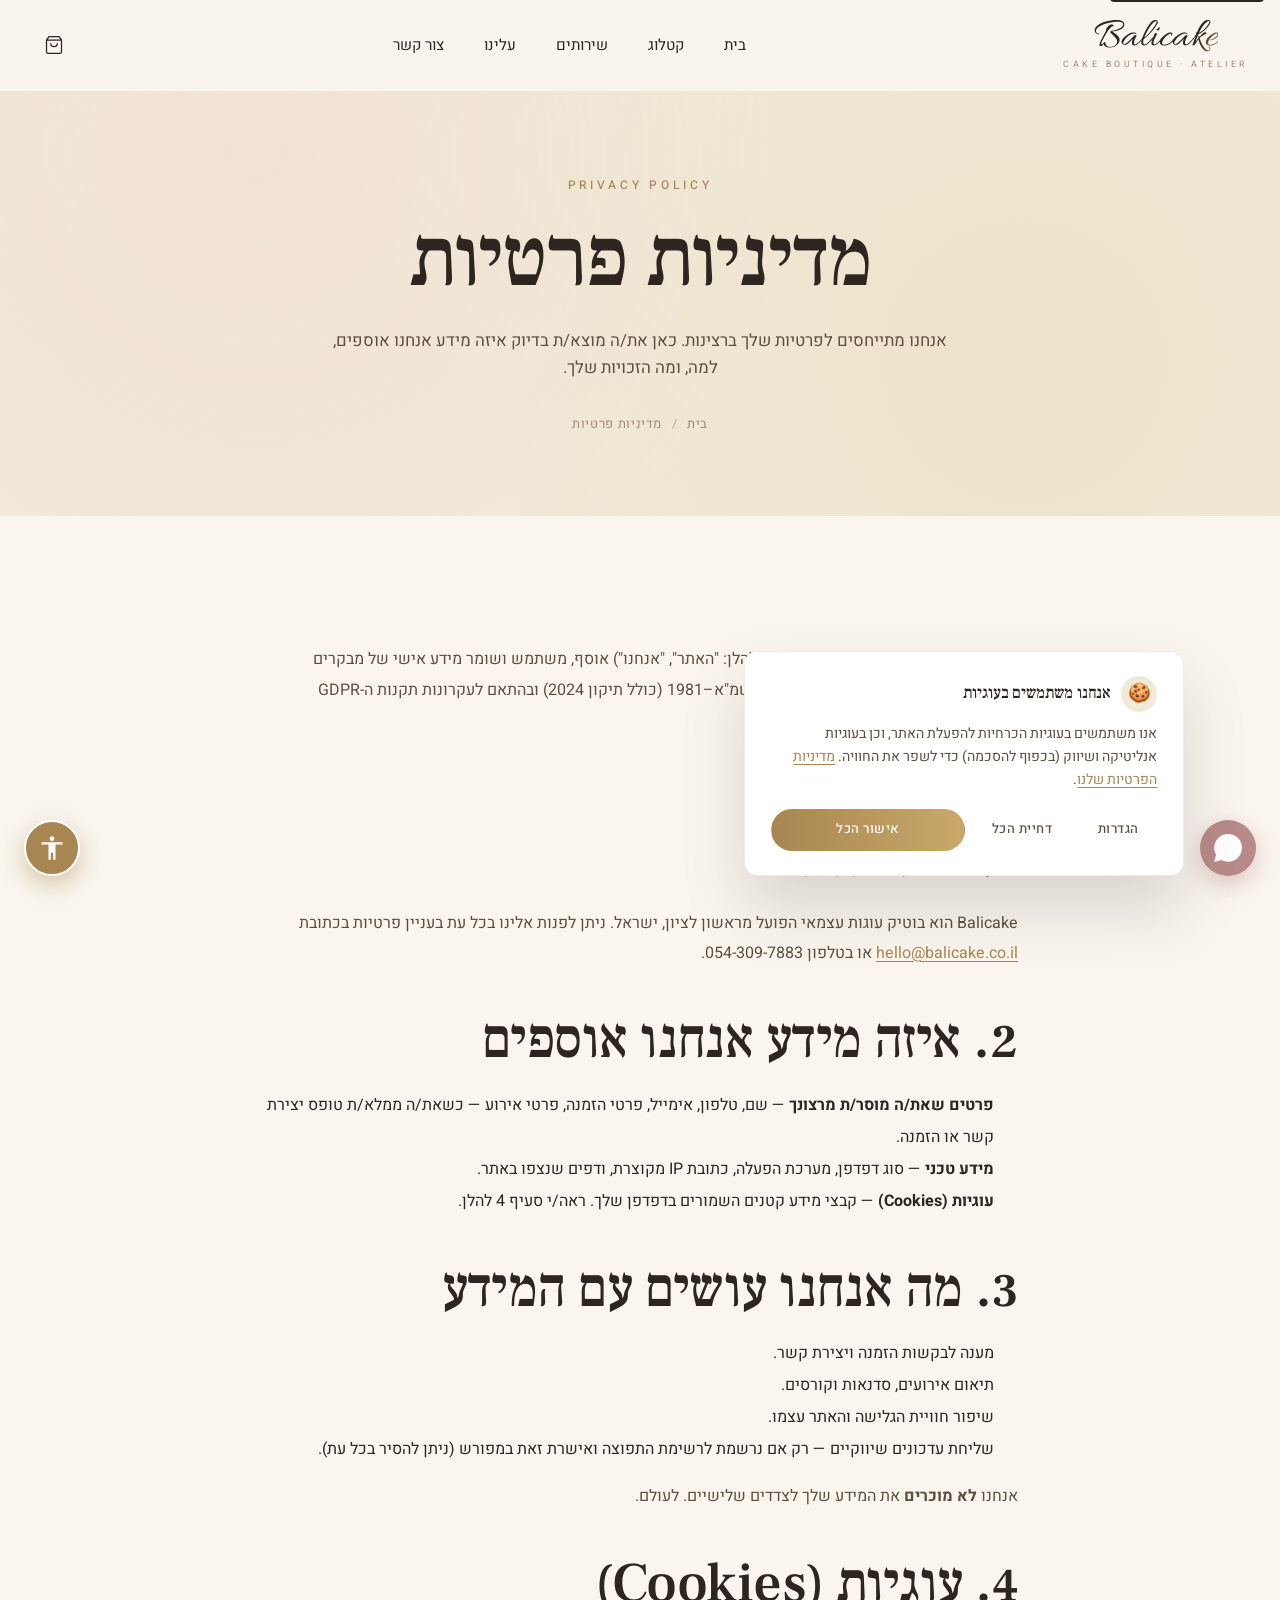
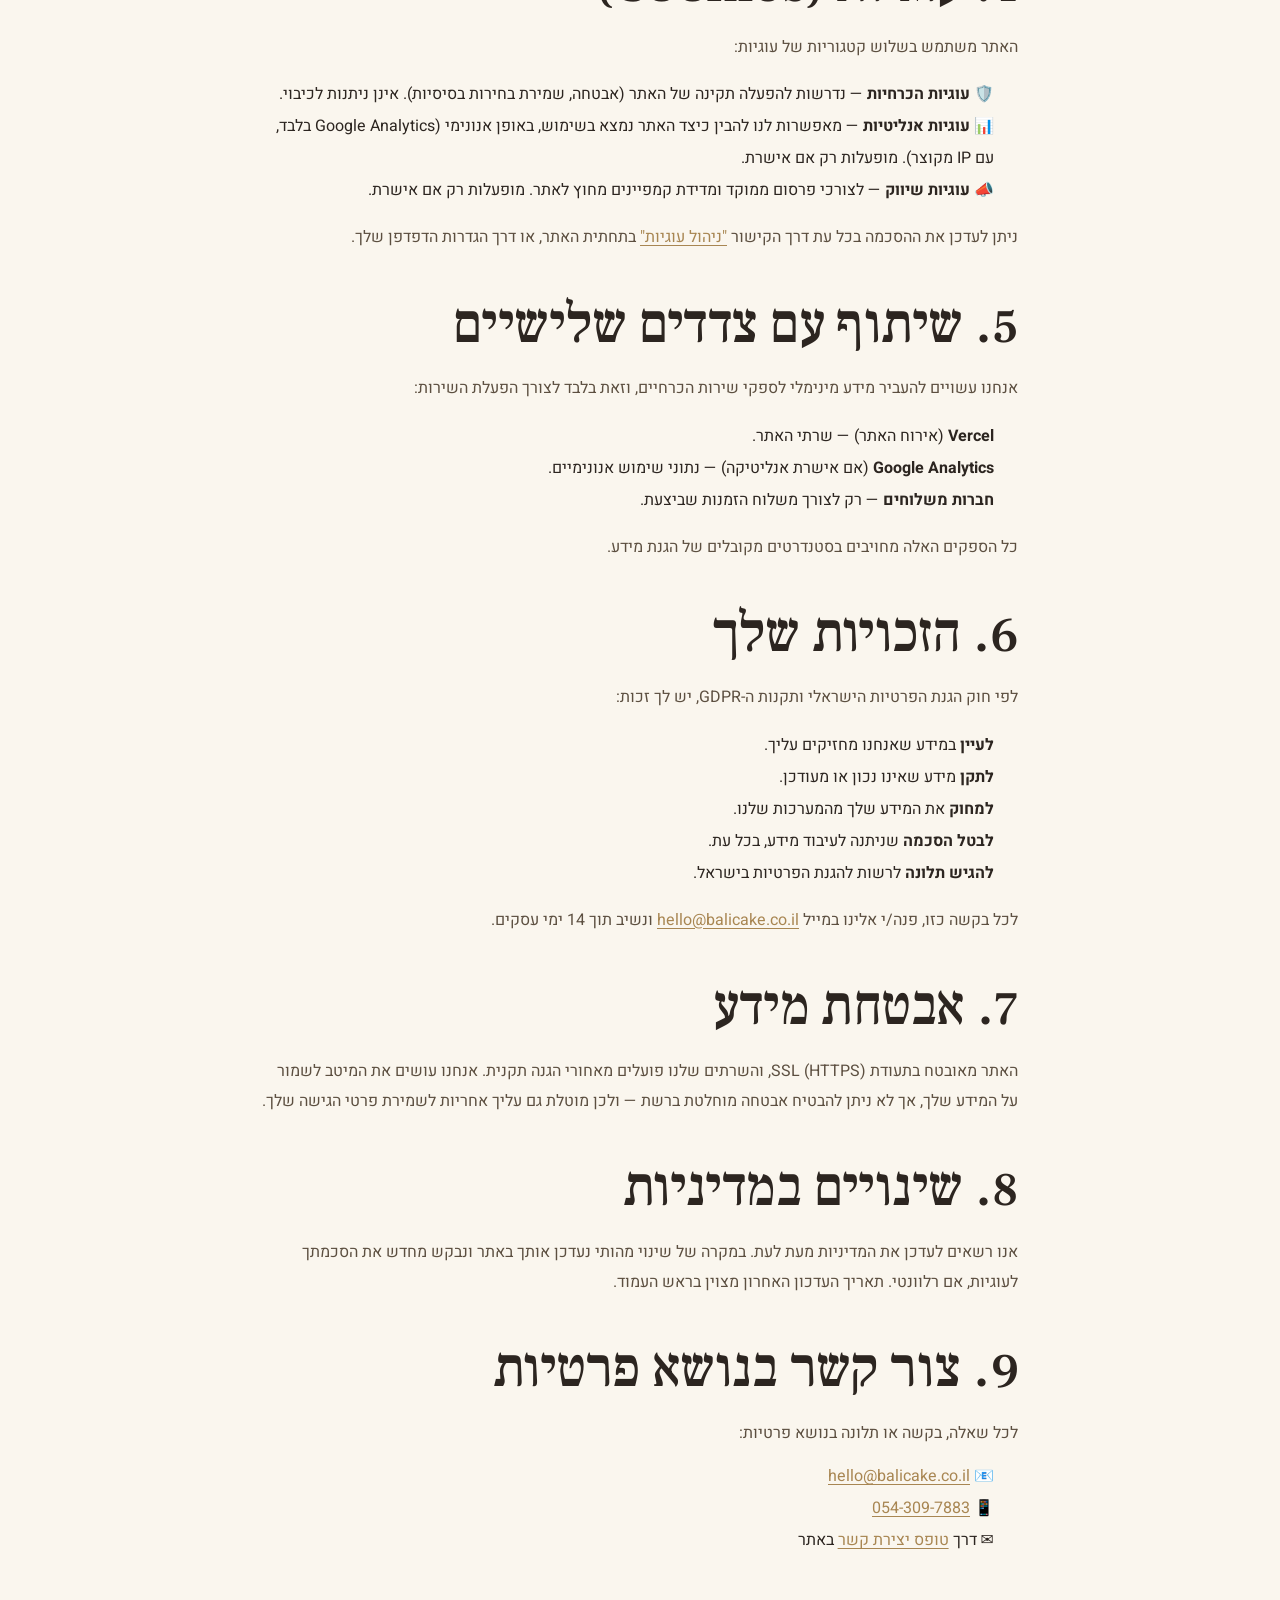
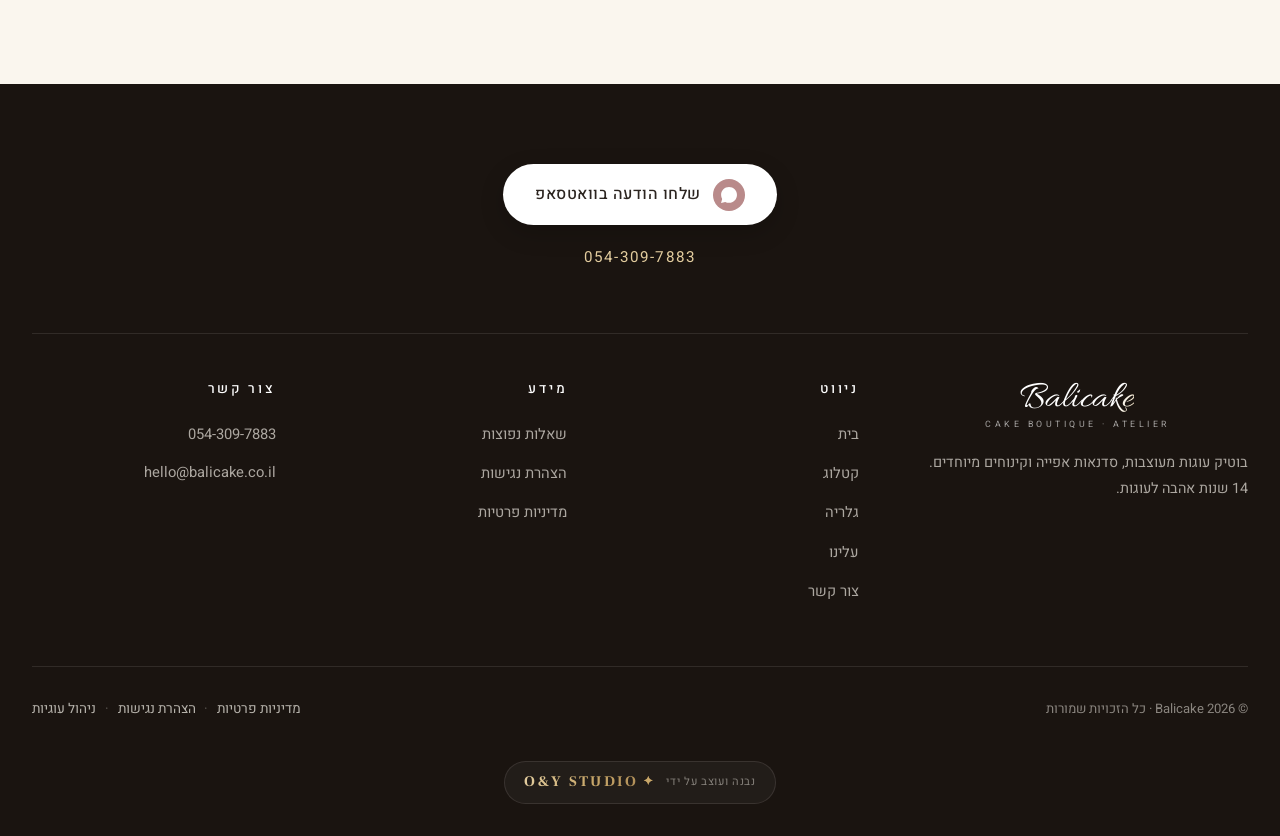
<file: privacy.html>
﻿<!DOCTYPE html>
<html lang="he" dir="rtl">
<head>
  <meta charset="UTF-8">
  <meta name="viewport" content="width=device-width, initial-scale=1.0, viewport-fit=cover">
  <meta name="theme-color" content="#FAF6EE">
  <title>מדיניות פרטיות · Balicake</title>
  <meta property="og:title" content="Balicake · בוטיק עוגות מעוצבות">
  <meta property="og:description" content="מדיניות הפרטיות של אתר Balicake.">
  <meta property="og:type" content="website">
  <meta property="og:url" content="https://balicake.co.il/privacy.html">
  <meta property="og:image" content="https://balicake.co.il/images/hero/cake-1.jpg">
  <meta property="og:site_name" content="Balicake">
  <meta property="og:locale" content="he_IL">
  <meta name="description" content="מדיניות הפרטיות של אתר Balicake — איסוף מידע, שימוש בעוגיות, זכויות הגולש.">

  <link rel="preconnect" href="https://fonts.googleapis.com">
  <link rel="preconnect" href="https://fonts.gstatic.com" crossorigin>
  <link href="https://fonts.googleapis.com/css2?family=Allura&family=Frank+Ruhl+Libre:wght@300;400;500;700&family=Heebo:wght@300;400;500;600&display=swap" rel="stylesheet">
  <link rel="stylesheet" href="css/style.css?v=6">
  <link rel="icon" href="data:image/svg+xml,%3Csvg xmlns='http://www.w3.org/2000/svg' viewBox='0 0 100 100'%3E%3Ctext y='.9em' font-size='90'%3E🎂%3C/text%3E%3C/svg%3E">
  <!-- ============= GOOGLE CONSENT MODE v2 (must run BEFORE GA4) ============= -->
  <script>
    window.dataLayer = window.dataLayer || [];
    function gtag(){dataLayer.push(arguments);}
    gtag('consent', 'default', {
      'ad_storage': 'denied',
      'ad_user_data': 'denied',
      'ad_personalization': 'denied',
      'analytics_storage': 'denied',
      'functionality_storage': 'granted',
      'security_storage': 'granted',
      'wait_for_update': 500,
      'region': ['IL', 'EEA']
    });
  </script>

  <!-- ============= GOOGLE ANALYTICS 4 ============= -->
  <!-- GA4 Measurement ID: G-ZY3YNH5D94 (Balicake Production) -->
  <script async src="https://www.googletagmanager.com/gtag/js?id=G-ZY3YNH5D94"></script>
  <script>
    gtag('js', new Date());
    gtag('config', 'G-ZY3YNH5D94', { anonymize_ip: true });
  </script>

  <!-- ============= META PIXEL ============= -->
  <!-- TODO: Replace 000000000000000 with real Pixel ID from business.facebook.com -->
  <script>
    !function(f,b,e,v,n,t,s){if(f.fbq)return;n=f.fbq=function(){n.callMethod?n.callMethod.apply(n,arguments):n.queue.push(arguments)};if(!f._fbq)f._fbq=n;n.push=n;n.loaded=!0;n.version='2.0';n.queue=[];t=b.createElement(e);t.async=!0;t.src=v;s=b.getElementsByTagName(e)[0];s.parentNode.insertBefore(t,s)}(window,document,'script','https://connect.facebook.net/en_US/fbevents.js');
    fbq('init', '000000000000000');
    fbq('track', 'PageView');
  </script>
  <noscript><img height="1" width="1" style="display:none" src="https://www.facebook.com/tr?id=000000000000000&ev=PageView&noscript=1" alt=""/></noscript>
</head>
<body>
  <header class="site-header">
    <div class="header-inner">
      <a href="index.html" class="logo"><span class="logo-mark">Balicake</span><span class="logo-tag">CAKE BOUTIQUE · ATELIER</span></a>
      <nav class="nav" aria-label="ניווט ראשי">
        <a href="index.html">בית</a>
        <a href="catalog.html">קטלוג</a>
        <a href="catalog.html#bento">שירותים</a>
        <a href="about.html">עלינו</a>
        <a href="contact.html">צור קשר</a>
      </nav>
      <div class="header-actions">
        <a href="orders.html" class="icon-btn" aria-label="הזמנה"><svg width="20" height="20" viewBox="0 0 24 24" fill="none" stroke="currentColor" stroke-width="1.5"><path d="M6 2L3 6v14a2 2 0 002 2h14a2 2 0 002-2V6l-3-4H6zM3 6h18M16 10a4 4 0 01-8 0"/></svg></a>
        <button class="menu-toggle" aria-label="פתח תפריט"><span></span></button>
      </div>
    </div>
  </header>

  <nav class="mobile-nav" aria-label="תפריט מובייל">
    <a href="index.html">בית</a>
    <a href="catalog.html">קטלוג</a>
    <a href="catalog.html#bento">שירותים</a>
    <a href="about.html">עלינו</a>
    <a href="contact.html">צור קשר</a>
  </nav>

  <section class="page-hero">
    <div class="container">
      <span class="eyebrow">PRIVACY POLICY</span>
      <h1>מדיניות פרטיות</h1>
      <p>אנחנו מתייחסים לפרטיות שלך ברצינות. כאן את/ה מוצא/ת בדיוק איזה מידע אנחנו אוספים, למה, ומה הזכויות שלך.</p>
      <nav class="breadcrumbs">
        <a href="index.html">בית</a><span class="sep">/</span><span>מדיניות פרטיות</span>
      </nav>
    </div>
  </section>

  <section class="section">
    <div class="container" style="max-width: 820px;">
      <div class="reveal">
        <p style="margin-bottom: 1.5rem; line-height: 1.9;">מדיניות זו מסבירה כיצד אתר <strong>Balicake</strong> (להלן: "האתר", "אנחנו") אוסף, משתמש ושומר מידע אישי של מבקרים ולקוחות, בהתאם לחוק הגנת הפרטיות, התשמ"א–1981 (כולל תיקון 2024) ובהתאם לעקרונות תקנות ה-GDPR האירופיות, ככל שרלוונטי.</p>
        <p style="margin-bottom: 1.5rem; line-height: 1.9; color: var(--text-muted); font-size: 0.92rem;">עודכן לאחרונה: מאי 2026.</p>
      </div>

      <div class="reveal" style="margin-top: 2.5rem;">
        <h2 style="margin-bottom: 1rem;">1. מי אנחנו</h2>
        <p style="line-height: 1.9;">Balicake הוא בוטיק עוגות עצמאי הפועל מראשון לציון, ישראל. ניתן לפנות אלינו בכל עת בעניין פרטיות בכתובת <a href="mailto:hello@balicake.co.il" style="color: var(--accent-gold-dark); text-decoration: underline; text-underline-offset: 3px;">hello@balicake.co.il</a> או בטלפון 054-309-7883.</p>
      </div>

      <div class="reveal" style="margin-top: 2.5rem;">
        <h2 style="margin-bottom: 1rem;">2. איזה מידע אנחנו אוספים</h2>
        <ul style="padding-inline-start: 1.5rem; line-height: 2;">
          <li><strong>פרטים שאת/ה מוסר/ת מרצונך</strong> — שם, טלפון, אימייל, פרטי הזמנה, פרטי אירוע — כשאת/ה ממלא/ת טופס יצירת קשר או הזמנה.</li>
          <li><strong>מידע טכני</strong> — סוג דפדפן, מערכת הפעלה, כתובת IP מקוצרת, ודפים שנצפו באתר.</li>
          <li><strong>עוגיות (Cookies)</strong> — קבצי מידע קטנים השמורים בדפדפן שלך. ראה/י סעיף 4 להלן.</li>
        </ul>
      </div>

      <div class="reveal" style="margin-top: 2.5rem;">
        <h2 style="margin-bottom: 1rem;">3. מה אנחנו עושים עם המידע</h2>
        <ul style="padding-inline-start: 1.5rem; line-height: 2;">
          <li>מענה לבקשות הזמנה ויצירת קשר.</li>
          <li>תיאום אירועים, סדנאות וקורסים.</li>
          <li>שיפור חוויית הגלישה והאתר עצמו.</li>
          <li>שליחת עדכונים שיווקיים — רק אם נרשמת לרשימת התפוצה ואישרת זאת במפורש (ניתן להסיר בכל עת).</li>
        </ul>
        <p style="margin-top: 1rem; line-height: 1.9;">אנחנו <strong>לא מוכרים</strong> את המידע שלך לצדדים שלישיים. לעולם.</p>
      </div>

      <div class="reveal" style="margin-top: 2.5rem;">
        <h2 style="margin-bottom: 1rem;">4. עוגיות (Cookies)</h2>
        <p style="margin-bottom: 1rem; line-height: 1.9;">האתר משתמש בשלוש קטגוריות של עוגיות:</p>
        <ul style="padding-inline-start: 1.5rem; line-height: 2;">
          <li>🛡️ <strong>עוגיות הכרחיות</strong> — נדרשות להפעלה תקינה של האתר (אבטחה, שמירת בחירות בסיסיות). אינן ניתנות לכיבוי.</li>
          <li>📊 <strong>עוגיות אנליטיות</strong> — מאפשרות לנו להבין כיצד האתר נמצא בשימוש, באופן אנונימי (Google Analytics בלבד, עם IP מקוצר). מופעלות רק אם אישרת.</li>
          <li>📣 <strong>עוגיות שיווק</strong> — לצורכי פרסום ממוקד ומדידת קמפיינים מחוץ לאתר. מופעלות רק אם אישרת.</li>
        </ul>
        <p style="margin-top: 1rem; line-height: 1.9;">ניתן לעדכן את ההסכמה בכל עת דרך הקישור <button type="button" class="cookie-settings-link" style="color: var(--accent-gold-dark); text-decoration: underline; text-underline-offset: 3px; background: transparent; border: none; padding: 0; font: inherit; cursor: pointer;">"ניהול עוגיות"</button> בתחתית האתר, או דרך הגדרות הדפדפן שלך.</p>
      </div>

      <div class="reveal" style="margin-top: 2.5rem;">
        <h2 style="margin-bottom: 1rem;">5. שיתוף עם צדדים שלישיים</h2>
        <p style="line-height: 1.9; margin-bottom: 1rem;">אנחנו עשויים להעביר מידע מינימלי לספקי שירות הכרחיים, וזאת בלבד לצורך הפעלת השירות:</p>
        <ul style="padding-inline-start: 1.5rem; line-height: 2;">
          <li><strong>Vercel</strong> (אירוח האתר) — שרתי האתר.</li>
          <li><strong>Google Analytics</strong> (אם אישרת אנליטיקה) — נתוני שימוש אנונימיים.</li>
          <li><strong>חברות משלוחים</strong> — רק לצורך משלוח הזמנות שביצעת.</li>
        </ul>
        <p style="margin-top: 1rem; line-height: 1.9;">כל הספקים האלה מחויבים בסטנדרטים מקובלים של הגנת מידע.</p>
      </div>

      <div class="reveal" style="margin-top: 2.5rem;">
        <h2 style="margin-bottom: 1rem;">6. הזכויות שלך</h2>
        <p style="margin-bottom: 1rem; line-height: 1.9;">לפי חוק הגנת הפרטיות הישראלי ותקנות ה-GDPR, יש לך זכות:</p>
        <ul style="padding-inline-start: 1.5rem; line-height: 2;">
          <li><strong>לעיין</strong> במידע שאנחנו מחזיקים עליך.</li>
          <li><strong>לתקן</strong> מידע שאינו נכון או מעודכן.</li>
          <li><strong>למחוק</strong> את המידע שלך מהמערכות שלנו.</li>
          <li><strong>לבטל הסכמה</strong> שניתנה לעיבוד מידע, בכל עת.</li>
          <li><strong>להגיש תלונה</strong> לרשות להגנת הפרטיות בישראל.</li>
        </ul>
        <p style="margin-top: 1rem; line-height: 1.9;">לכל בקשה כזו, פנה/י אלינו במייל <a href="mailto:hello@balicake.co.il" style="color: var(--accent-gold-dark); text-decoration: underline; text-underline-offset: 3px;">hello@balicake.co.il</a> ונשיב תוך 14 ימי עסקים.</p>
      </div>

      <div class="reveal" style="margin-top: 2.5rem;">
        <h2 style="margin-bottom: 1rem;">7. אבטחת מידע</h2>
        <p style="line-height: 1.9;">האתר מאובטח בתעודת SSL (HTTPS), והשרתים שלנו פועלים מאחורי הגנה תקנית. אנחנו עושים את המיטב לשמור על המידע שלך, אך לא ניתן להבטיח אבטחה מוחלטת ברשת — ולכן מוטלת גם עליך אחריות לשמירת פרטי הגישה שלך.</p>
      </div>

      <div class="reveal" style="margin-top: 2.5rem;">
        <h2 style="margin-bottom: 1rem;">8. שינויים במדיניות</h2>
        <p style="line-height: 1.9;">אנו רשאים לעדכן את המדיניות מעת לעת. במקרה של שינוי מהותי נעדכן אותך באתר ונבקש מחדש את הסכמתך לעוגיות, אם רלוונטי. תאריך העדכון האחרון מצוין בראש העמוד.</p>
      </div>

      <div class="reveal" style="margin-top: 2.5rem;">
        <h2 style="margin-bottom: 1rem;">9. צור קשר בנושא פרטיות</h2>
        <p style="line-height: 1.9;">לכל שאלה, בקשה או תלונה בנושא פרטיות:</p>
        <ul style="padding-inline-start: 1.5rem; line-height: 2; margin-top: 0.75rem;">
          <li>📧 <a href="mailto:hello@balicake.co.il" style="color: var(--accent-gold-dark); text-decoration: underline; text-underline-offset: 3px;">hello@balicake.co.il</a></li>
          <li>📱 <a href="https://wa.me/972543097883" style="color: var(--accent-gold-dark); text-decoration: underline; text-underline-offset: 3px;">054-309-7883</a></li>
          <li>✉️ דרך <a href="contact.html" style="color: var(--accent-gold-dark); text-decoration: underline; text-underline-offset: 3px;">טופס יצירת קשר</a> באתר</li>
        </ul>
      </div>
    </div>
  </section>

  <footer class="site-footer">
    <div class="container">
      <div class="footer-cta">
        <a href="https://wa.me/972543097883?text=היי%20Balicake!" class="wa-pill" target="_blank" rel="noopener">
          <span class="wa-icon"><svg viewBox="0 0 24 24" fill="currentColor"><path d="M.057 24l1.687-6.163c-1.041-1.804-1.588-3.849-1.587-5.946.003-6.556 5.338-11.891 11.893-11.891 3.181.001 6.167 1.24 8.413 3.488 2.245 2.248 3.481 5.236 3.48 8.414-.003 6.557-5.338 11.892-11.893 11.892-1.99-.001-3.951-.5-5.688-1.448L.057 24z"/></svg></span>
          שלחו הודעה בוואטסאפ
        </a>
        <a href="tel:+972543097883" class="phone">054-309-7883</a>
      </div>
      <div class="footer-grid">
        <div>
          <a href="index.html" class="logo">
            <span class="logo-mark" style="font-size: 2.4rem;">Balicake</span>
            <span class="logo-tag">CAKE BOUTIQUE · ATELIER</span>
          </a>
          <p style="margin-top: 1.25rem; max-width: 320px;">בוטיק עוגות מעוצבות, סדנאות אפייה וקינוחים מיוחדים. 14 שנות אהבה לעוגות.</p>
        </div>
        <div>
          <h5>ניווט</h5>
          <ul class="footer-links">
            <li><a href="index.html">בית</a></li>
            <li><a href="catalog.html">קטלוג</a></li>
            <li><a href="gallery.html">גלריה</a></li>
            <li><a href="about.html">עלינו</a></li>
            <li><a href="contact.html">צור קשר</a></li>
          </ul>
        </div>
        <div>
          <h5>מידע</h5>
          <ul class="footer-links">
            <li><a href="faq.html">שאלות נפוצות</a></li>
            <li><a href="accessibility.html">הצהרת נגישות</a></li>
            <li><a href="privacy.html">מדיניות פרטיות</a></li>
          </ul>
        </div>
        <div>
          <h5>צור קשר</h5>
          <ul class="footer-contact">
            <li><a href="https://wa.me/972543097883">054-309-7883</a></li>
            <li><a href="mailto:hello@balicake.co.il">hello@balicake.co.il</a></li>
          </ul>
        </div>
      </div>
      <div class="footer-bottom">
        <div>© <span id="yr"></span> Balicake · כל הזכויות שמורות</div>
        <div class="footer-bottom-links">
          <a href="privacy.html">מדיניות פרטיות</a>
          <span class="sep" aria-hidden="true">·</span>
          <a href="accessibility.html">הצהרת נגישות</a>
          <span class="sep" aria-hidden="true">·</span>
          <button type="button" class="cookie-settings-link">ניהול עוגיות</button>
        </div>
      </div>
      <div class="footer-credit">
        <a href="https://oystudio.co.il" target="_blank" rel="noopener noreferrer" aria-label="נבנה על ידי O&Y STUDIO" class="oy-signature">
          <span class="oy-label">נבנה ועוצב על ידי</span>
          <span class="oy-brand"><span class="oy-spark">✦</span> O&amp;Y STUDIO</span>
        </a>
      </div>
    </div>
  </footer>

  <a href="https://wa.me/972543097883" class="wa-float" aria-label="צ'אט בוואטסאפ" target="_blank" rel="noopener">
    <svg viewBox="0 0 24 24" fill="currentColor"><path d="M.057 24l1.687-6.163c-1.041-1.804-1.588-3.849-1.587-5.946.003-6.556 5.338-11.891 11.893-11.891 3.181.001 6.167 1.24 8.413 3.488 2.245 2.248 3.481 5.236 3.48 8.414-.003 6.557-5.338 11.892-11.893 11.892-1.99-.001-3.951-.5-5.688-1.448L.057 24z"/></svg>
  </a>

  <script>document.getElementById('yr').textContent = new Date().getFullYear();</script>
  <script src="js/main.js?v=6" defer></script>
</body>
</html>
</file>
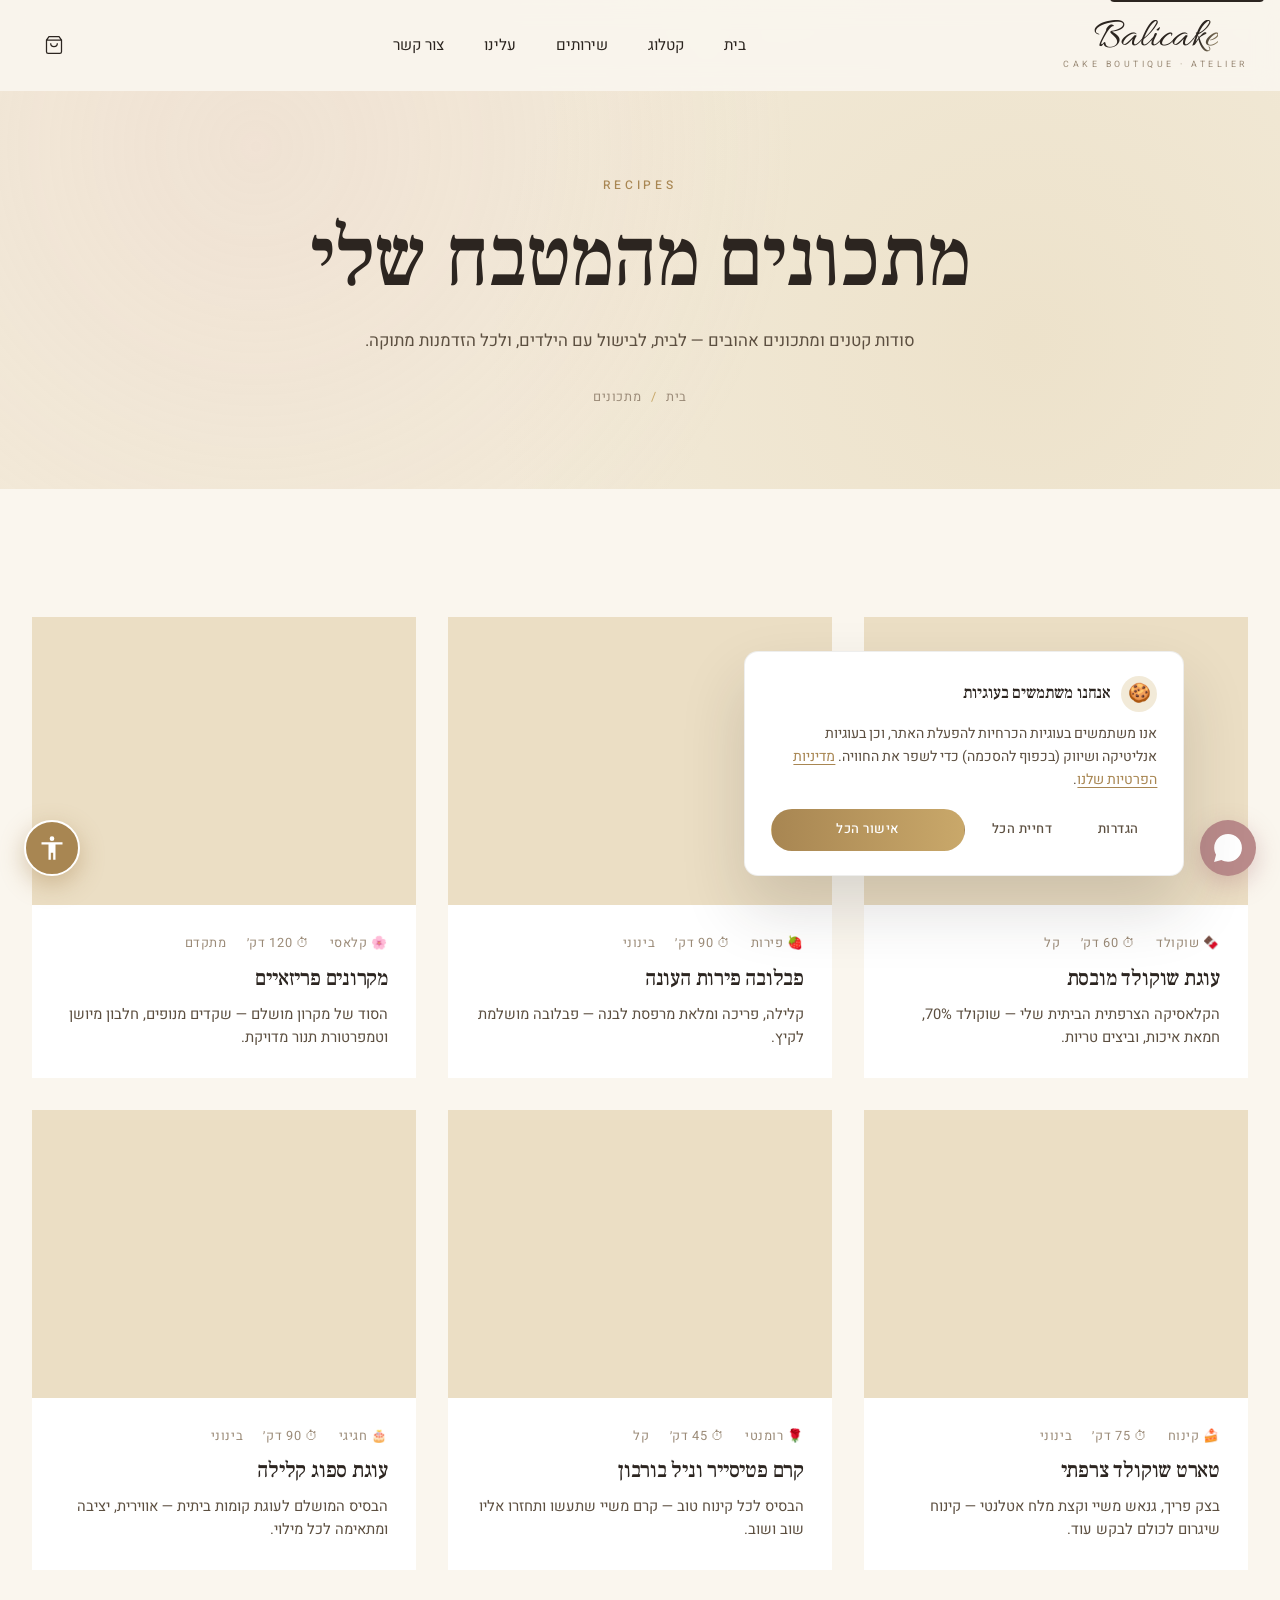
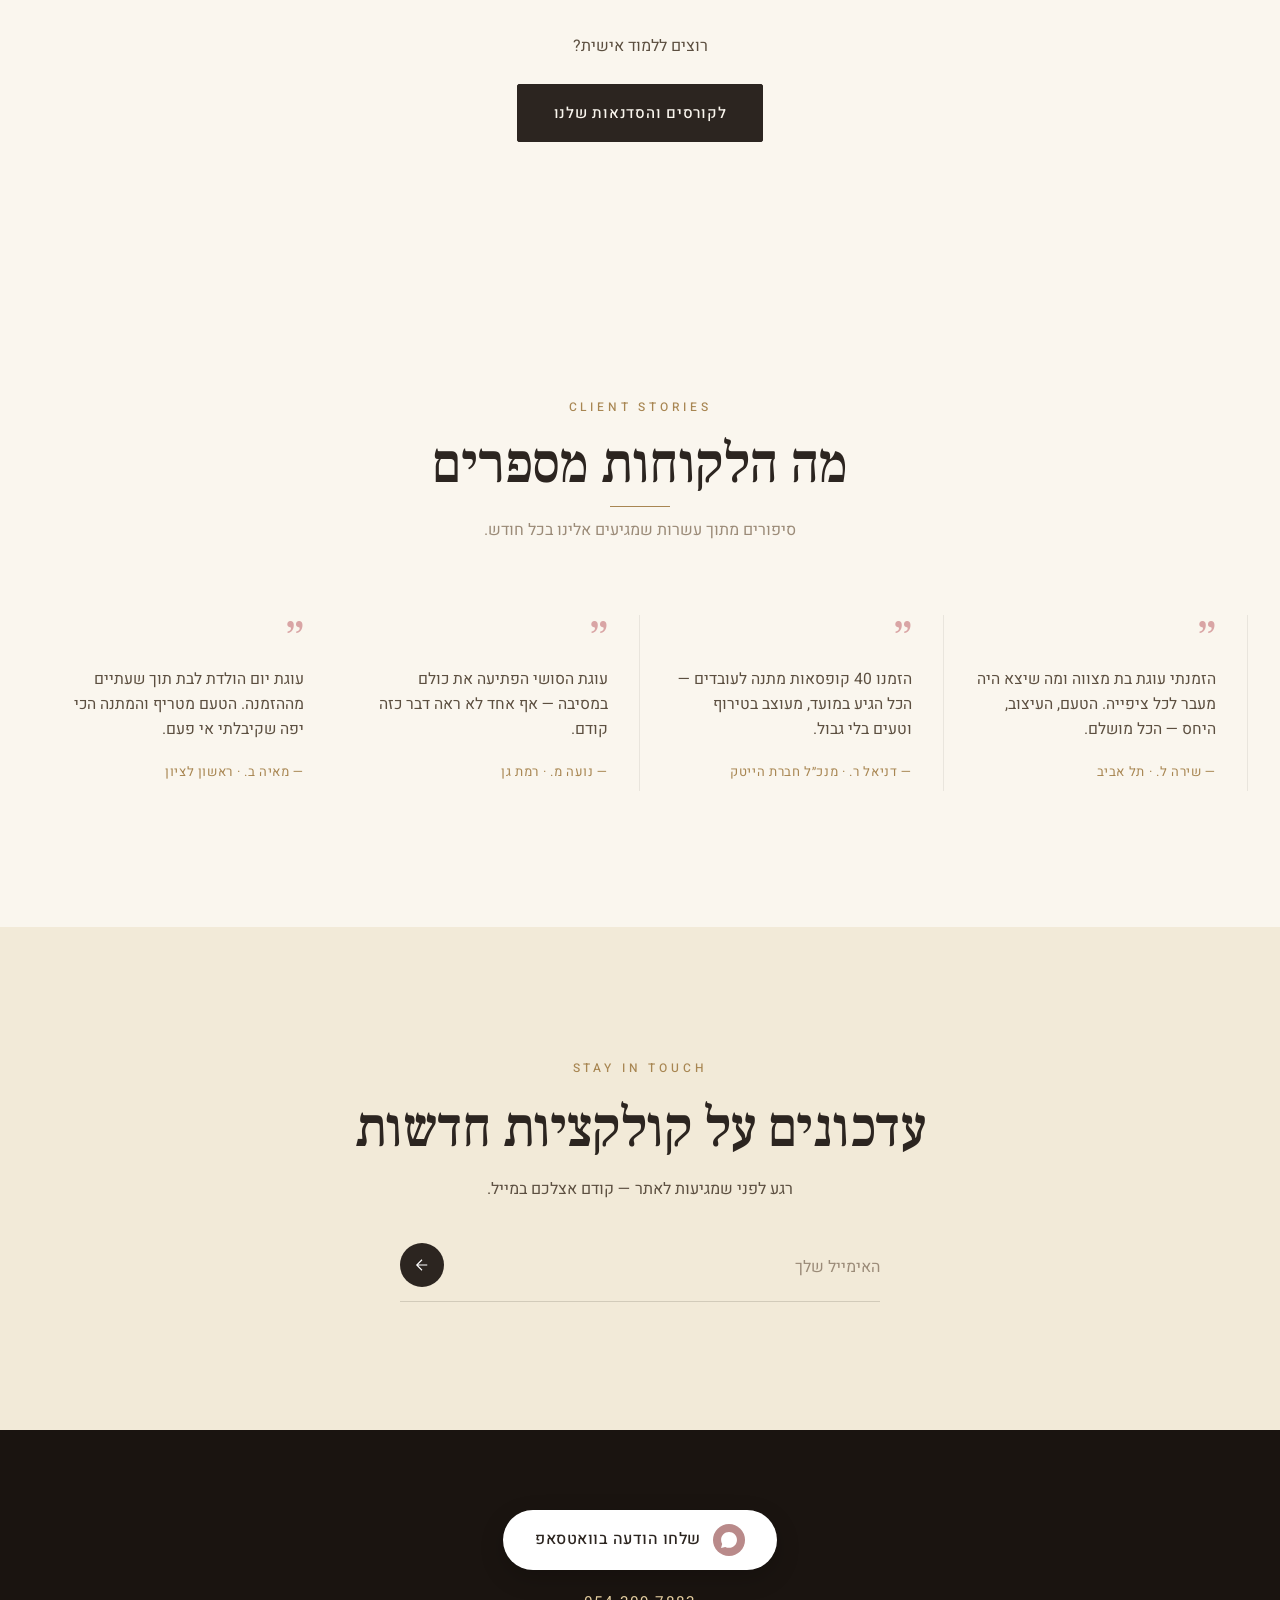
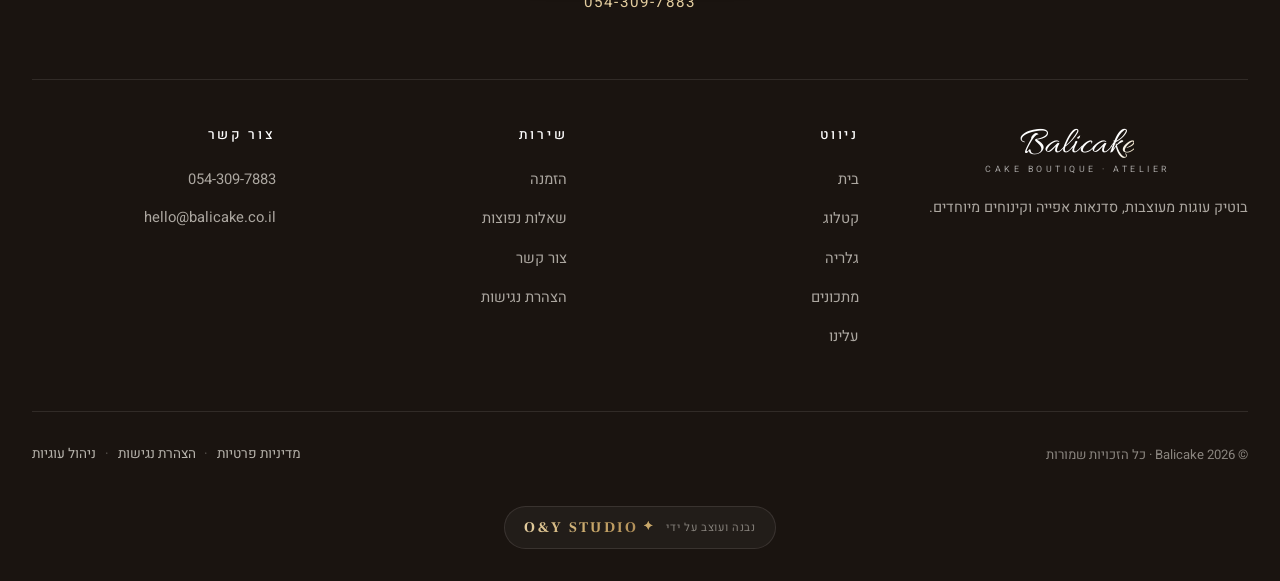
<file: recipes.html>
﻿<!DOCTYPE html>
<html lang="he" dir="rtl">
<head>
  <meta charset="UTF-8">
  <meta name="viewport" content="width=device-width, initial-scale=1.0, viewport-fit=cover">
  <meta name="theme-color" content="#FAF6EE">
  <title>מתכונים · Balicake — סודות מהמטבח</title>
  <meta property="og:title" content="Balicake · בוטיק עוגות מעוצבות">
  <meta property="og:description" content="עיצוב עוגות, סדנאות וקורסי אפייה — 14 שנות אהבה ומקצועיות.">
  <meta property="og:type" content="website">
  <meta property="og:url" content="https://balicake.co.il/">
  <meta property="og:image" content="https://balicake.co.il/images/hero/cake-1.jpg">
  <meta property="og:site_name" content="Balicake">
  <meta property="og:locale" content="he_IL">
  <meta name="description" content="מתכונים אהובים מהמטבח של Balicake — עוגות, קינוחים וסודות אפייה ביתיים.">

  <link rel="preconnect" href="https://fonts.googleapis.com">
  <link rel="preconnect" href="https://fonts.gstatic.com" crossorigin>
  <link href="https://fonts.googleapis.com/css2?family=Allura&family=Frank+Ruhl+Libre:wght@300;400;500;700&family=Heebo:wght@300;400;500;600&display=swap" rel="stylesheet">
  <link rel="stylesheet" href="css/style.css?v=6">
  <link rel="icon" href="data:image/svg+xml,%3Csvg xmlns='http://www.w3.org/2000/svg' viewBox='0 0 100 100'%3E%3Ctext y='.9em' font-size='90'%3E🎂%3C/text%3E%3C/svg%3E">
  <!-- ============= GOOGLE CONSENT MODE v2 (must run BEFORE GA4) ============= -->
  <script>
    window.dataLayer = window.dataLayer || [];
    function gtag(){dataLayer.push(arguments);}
    gtag('consent', 'default', {
      'ad_storage': 'denied',
      'ad_user_data': 'denied',
      'ad_personalization': 'denied',
      'analytics_storage': 'denied',
      'functionality_storage': 'granted',
      'security_storage': 'granted',
      'wait_for_update': 500,
      'region': ['IL', 'EEA']
    });
  </script>

  <!-- ============= GOOGLE ANALYTICS 4 ============= -->
  <!-- GA4 Measurement ID: G-ZY3YNH5D94 (Balicake Production) -->
  <script async src="https://www.googletagmanager.com/gtag/js?id=G-ZY3YNH5D94"></script>
  <script>
    gtag('js', new Date());
    gtag('config', 'G-ZY3YNH5D94', { anonymize_ip: true });
  </script>

  <!-- ============= META PIXEL ============= -->
  <!-- TODO: Replace 000000000000000 with real Pixel ID from business.facebook.com -->
  <script>
    !function(f,b,e,v,n,t,s){if(f.fbq)return;n=f.fbq=function(){n.callMethod?n.callMethod.apply(n,arguments):n.queue.push(arguments)};if(!f._fbq)f._fbq=n;n.push=n;n.loaded=!0;n.version='2.0';n.queue=[];t=b.createElement(e);t.async=!0;t.src=v;s=b.getElementsByTagName(e)[0];s.parentNode.insertBefore(t,s)}(window,document,'script','https://connect.facebook.net/en_US/fbevents.js');
    fbq('init', '000000000000000');
    fbq('track', 'PageView');
  </script>
  <noscript><img height="1" width="1" style="display:none" src="https://www.facebook.com/tr?id=000000000000000&ev=PageView&noscript=1" alt=""/></noscript>

</head>

<body>
  <header class="site-header">
    <div class="header-inner">
      <a href="index.html" class="logo"><span class="logo-mark">Balicake</span><span class="logo-tag">CAKE BOUTIQUE · ATELIER</span></a>
      <nav class="nav" aria-label="ניווט ראשי">
        <a href="index.html">בית</a>
        <a href="catalog.html">קטלוג</a>
        <a href="catalog.html#bento">שירותים</a>
        <a href="about.html">עלינו</a>
        <a href="contact.html">צור קשר</a>
      </nav>
      <div class="header-actions">
        <a href="orders.html" class="icon-btn" aria-label="הזמנה"><svg width="20" height="20" viewBox="0 0 24 24" fill="none" stroke="currentColor" stroke-width="1.5"><path d="M6 2L3 6v14a2 2 0 002 2h14a2 2 0 002-2V6l-3-4H6zM3 6h18M16 10a4 4 0 01-8 0"/></svg></a>
        <button class="menu-toggle" aria-label="פתח תפריט"><span></span></button>
      </div>
    </div>
  </header>

  <nav class="mobile-nav" aria-label="תפריט מובייל">
    <a href="index.html">בית</a>
    <a href="catalog.html">קטלוג</a>
    <a href="catalog.html#bento">שירותים</a>
    <a href="about.html">עלינו</a>
    <a href="contact.html">צור קשר</a>
  </nav>

  <section class="page-hero">
    <div class="container">
      <span class="eyebrow">RECIPES</span>
      <h1>מתכונים מהמטבח שלי</h1>
      <p>סודות קטנים ומתכונים אהובים — לבית, לבישול עם הילדים, ולכל הזדמנות מתוקה.</p>
      <nav class="breadcrumbs">
        <a href="index.html">בית</a><span class="sep">/</span><span>מתכונים</span>
      </nav>
    </div>
  </section>

  <section class="section">
    <div class="container">
      <div class="recipe-grid">
        <article class="recipe-card reveal">
          <div class="recipe-img" style="background-image: url('https://images.unsplash.com/photo-1606890737304-57a1ca8a5b62?auto=format&fit=crop&w=800&q=80');"></div>
          <div class="recipe-body">
            <div class="meta"><span>🍫 שוקולד</span><span>⏱ 60 דק׳</span><span>קל</span></div>
            <h3>עוגת שוקולד מובסת</h3>
            <p>הקלאסיקה הצרפתית הביתית שלי — שוקולד 70%, חמאת איכות, וביצים טריות.</p>
          </div>
        </article>

        <article class="recipe-card reveal">
          <div class="recipe-img" style="background-image: url('https://images.unsplash.com/photo-1488477181946-6428a0291777?auto=format&fit=crop&w=800&q=80');"></div>
          <div class="recipe-body">
            <div class="meta"><span>🍓 פירות</span><span>⏱ 90 דק׳</span><span>בינוני</span></div>
            <h3>פבלובה פירות העונה</h3>
            <p>קלילה, פריכה ומלאת מרפסת לבנה — פבלובה מושלמת לקיץ.</p>
          </div>
        </article>

        <article class="recipe-card reveal">
          <div class="recipe-img" style="background-image: url('https://images.unsplash.com/photo-1558326567-98ae2405596b?auto=format&fit=crop&w=800&q=80');"></div>
          <div class="recipe-body">
            <div class="meta"><span>🌸 קלאסי</span><span>⏱ 120 דק׳</span><span>מתקדם</span></div>
            <h3>מקרונים פריזאיים</h3>
            <p>הסוד של מקרון מושלם — שקדים מנופים, חלבון מיושן וטמפרטורת תנור מדויקת.</p>
          </div>
        </article>

        <article class="recipe-card reveal">
          <div class="recipe-img" style="background-image: url('https://images.unsplash.com/photo-1565958011703-44f9829ba187?auto=format&fit=crop&w=800&q=80');"></div>
          <div class="recipe-body">
            <div class="meta"><span>🍰 קינוח</span><span>⏱ 75 דק׳</span><span>בינוני</span></div>
            <h3>טארט שוקולד צרפתי</h3>
            <p>בצק פריך, גנאש משיי וקצת מלח אטלנטי — קינוח שיגרום לכולם לבקש עוד.</p>
          </div>
        </article>

        <article class="recipe-card reveal">
          <div class="recipe-img" style="background-image: url('https://images.unsplash.com/photo-1571115177098-24ec42ed204d?auto=format&fit=crop&w=800&q=80');"></div>
          <div class="recipe-body">
            <div class="meta"><span>🌹 רומנטי</span><span>⏱ 45 דק׳</span><span>קל</span></div>
            <h3>קרם פטיסייר וניל בורבון</h3>
            <p>הבסיס לכל קינוח טוב — קרם משיי שתעשו ותחזרו אליו שוב ושוב.</p>
          </div>
        </article>

        <article class="recipe-card reveal">
          <div class="recipe-img" style="background-image: url('https://images.unsplash.com/photo-1535254973040-607b474cb50d?auto=format&fit=crop&w=800&q=80');"></div>
          <div class="recipe-body">
            <div class="meta"><span>🎂 חגיגי</span><span>⏱ 90 דק׳</span><span>בינוני</span></div>
            <h3>עוגת ספוג קלילה</h3>
            <p>הבסיס המושלם לעוגת קומות ביתית — אווירית, יציבה ומתאימה לכל מילוי.</p>
          </div>
        </article>
      </div>

      <div class="text-center" style="margin-top: 4rem;">
        <p style="margin-bottom: 1.5rem; color: var(--text-secondary);">רוצים ללמוד אישית?</p>
        <a href="catalog.html#course" class="btn btn-primary">לקורסים והסדנאות שלנו</a>
      </div>
    </div>
  </section>

  <section class="section testimonials">
    <div class="container">
      <div class="section-head">
        <span class="eyebrow reveal">CLIENT STORIES</span>
        <h2 class="reveal">מה הלקוחות מספרים</h2>
        <p class="reveal">סיפורים מתוך עשרות שמגיעים אלינו בכל חודש.</p>
      </div>
      <div class="testimonial-grid">
        <div class="testimonial reveal">
          <span class="quote-mark">״</span>
          <p>הזמנתי עוגת בת מצווה ומה שיצא היה מעבר לכל ציפייה. הטעם, העיצוב, היחס — הכל מושלם.</p>
          <div class="author">— שירה ל. · תל אביב</div>
        </div>
        <div class="testimonial reveal">
          <span class="quote-mark">״</span>
          <p>הזמנו 40 קופסאות מתנה לעובדים — הכל הגיע במועד, מעוצב בטירוף וטעים בלי גבול.</p>
          <div class="author">— דניאל ר. · מנכ״ל חברת הייטק</div>
        </div>
        <div class="testimonial reveal">
          <span class="quote-mark">״</span>
          <p>עוגת הסושי הפתיעה את כולם במסיבה — אף אחד לא ראה דבר כזה קודם.</p>
          <div class="author">— נועה מ. · רמת גן</div>
        </div>
        <div class="testimonial reveal">
          <span class="quote-mark">״</span>
          <p>עוגת יום הולדת לבת תוך שעתיים מההזמנה. הטעם מטריף והמתנה הכי יפה שקיבלתי אי פעם.</p>
          <div class="author">— מאיה ב. · ראשון לציון</div>
        </div>
      </div>
    </div>
  </section>

  <section class="section newsletter">
    <div class="container">
      <span class="eyebrow reveal">STAY IN TOUCH</span>
      <h2 class="reveal" style="margin-top: 1rem;">עדכונים על קולקציות חדשות</h2>
      <p class="reveal" style="max-width: 480px; margin: 1rem auto 0;">רגע לפני שמגיעות לאתר — קודם אצלכם במייל.</p>
      <form class="form reveal">
        <input type="email" placeholder="האימייל שלך" aria-label="כתובת אימייל" required>
        <button type="submit" aria-label="הרשמה">
          <svg width="18" height="18" viewBox="0 0 24 24" fill="none" stroke="currentColor" stroke-width="1.5"><path d="M19 12H5M12 5l-7 7 7 7"/></svg>
        </button>
      </form>
    </div>
  </section>

  <footer class="site-footer">
    <div class="container">
      <div class="footer-cta">
        <a href="https://wa.me/972543097883?text=היי%20Balicake!" class="wa-pill" target="_blank" rel="noopener">
          <span class="wa-icon">
            <svg viewBox="0 0 24 24" fill="currentColor"><path d="M.057 24l1.687-6.163c-1.041-1.804-1.588-3.849-1.587-5.946.003-6.556 5.338-11.891 11.893-11.891 3.181.001 6.167 1.24 8.413 3.488 2.245 2.248 3.481 5.236 3.48 8.414-.003 6.557-5.338 11.892-11.893 11.892-1.99-.001-3.951-.5-5.688-1.448L.057 24z"/></svg>
          </span>
          שלחו הודעה בוואטסאפ
        </a>
        <a href="tel:+972543097883" class="phone">054-309-7883</a>
      </div>
      <div class="footer-grid">
        <div>
          <a href="index.html" class="logo"><span class="logo-mark" style="font-size: 2.4rem;">Balicake</span><span class="logo-tag">CAKE BOUTIQUE · ATELIER</span></a>
          <p style="margin-top: 1.25rem;">בוטיק עוגות מעוצבות, סדנאות אפייה וקינוחים מיוחדים.</p>
        </div>
        <div><h5>ניווט</h5>
          <ul class="footer-links">
            <li><a href="index.html">בית</a></li><li><a href="catalog.html">קטלוג</a></li>
            <li><a href="gallery.html">גלריה</a></li><li><a href="recipes.html">מתכונים</a></li>
            <li><a href="about.html">עלינו</a></li>
          </ul>
        </div>
        <div><h5>שירות</h5>
          <ul class="footer-links">
            <li><a href="orders.html">הזמנה</a></li><li><a href="faq.html">שאלות נפוצות</a></li>
            <li><a href="contact.html">צור קשר</a></li><li><a href="accessibility.html">הצהרת נגישות</a></li>
          </ul>
        </div>
        <div><h5>צור קשר</h5>
          <ul class="footer-contact">
            <li><a href="https://wa.me/972543097883">054-309-7883</a></li>
            <li><a href="mailto:hello@balicake.co.il">hello@balicake.co.il</a></li>
          </ul>
        </div>
      </div>
      <div class="footer-bottom">
        <div>© <span id="yr"></span> Balicake · כל הזכויות שמורות</div>
        <div class="footer-bottom-links">
          <a href="privacy.html">מדיניות פרטיות</a>
          <span class="sep" aria-hidden="true">·</span>
          <a href="accessibility.html">הצהרת נגישות</a>
          <span class="sep" aria-hidden="true">·</span>
          <button type="button" class="cookie-settings-link">ניהול עוגיות</button>
        </div>
      </div>
      <div class="footer-credit">
        <a href="https://oystudio.co.il" target="_blank" rel="noopener noreferrer" aria-label="נבנה על ידי O&Y STUDIO" class="oy-signature">
          <span class="oy-label">נבנה ועוצב על ידי</span>
          <span class="oy-brand"><span class="oy-spark">✦</span> O&amp;Y STUDIO</span>
        </a>
      </div>
    </div>
  </footer>

  <a href="https://wa.me/972543097883" class="wa-float" aria-label="צ'אט בוואטסאפ" target="_blank" rel="noopener">
    <svg viewBox="0 0 24 24" fill="currentColor"><path d="M.057 24l1.687-6.163c-1.041-1.804-1.588-3.849-1.587-5.946.003-6.556 5.338-11.891 11.893-11.891 3.181.001 6.167 1.24 8.413 3.488 2.245 2.248 3.481 5.236 3.48 8.414-.003 6.557-5.338 11.892-11.893 11.892-1.99-.001-3.951-.5-5.688-1.448L.057 24z"/></svg>
  </a>

  <script>document.getElementById('yr').textContent = new Date().getFullYear();</script>
  <script src="js/main.js?v=6" defer></script>
</body>
</html>
</file>
<file: css/style.css>
/* ===========================================
   BALICAKE - Premium Cake Boutique
   Hebrew RTL · Mobile-First · Fully Responsive
=========================================== */

/* ---------- CSS Reset ---------- */
*, *::before, *::after { box-sizing: border-box; margin: 0; padding: 0; }
html { scroll-behavior: smooth; -webkit-font-smoothing: antialiased; -moz-osx-font-smoothing: grayscale; }
body { min-height: 100vh; min-height: 100dvh; line-height: 1.6; overflow-x: hidden; }
img, picture, video { display: block; max-width: 100%; height: auto; }
button, input, textarea, select { font: inherit; color: inherit; }
button { cursor: pointer; border: none; background: none; }
a { color: inherit; text-decoration: none; }
ul, ol { list-style: none; }

/* ---------- Design Tokens ---------- */
:root {
  /* Palette - inspired by Irit Boutique cream/gold/pink */
  --bg-primary: #FAF6EE;
  --bg-secondary: #F2EAD8;
  --bg-tertiary: #EBDEC4;
  --bg-dark: #1A1410;
  --surface: #FFFFFF;

  --text-primary: #2C2520;
  --text-secondary: #5C4F40;
  --text-muted: #9B8B78;
  --text-on-dark: #FAF6EE;

  --accent-gold: #C9A86A;
  --accent-gold-dark: #A88652;
  --accent-gold-light: #E2CC9E;
  --accent-pink: #E8C4C4;
  --accent-pink-deep: #D9A5A5;
  --accent-rose: #B98A8A;

  --border: rgba(44, 37, 32, 0.08);
  --border-strong: rgba(44, 37, 32, 0.16);
  --shadow-sm: 0 2px 8px rgba(44, 37, 32, 0.06);
  --shadow-md: 0 8px 24px rgba(44, 37, 32, 0.08);
  --shadow-lg: 0 24px 48px rgba(44, 37, 32, 0.12);
  --shadow-xl: 0 32px 64px rgba(44, 37, 32, 0.16);

  /* Typography */
  --font-serif: 'Frank Ruhl Libre', 'Playfair Display', 'David Libre', serif;
  --font-sans: 'Heebo', 'Assistant', system-ui, -apple-system, sans-serif;
  --font-script: 'Allura', 'Dancing Script', cursive;

  /* Spacing */
  --container: 1280px;
  --gutter: clamp(1rem, 4vw, 2rem);
  --section-pad: clamp(4rem, 10vw, 8rem);

  /* Motion */
  --ease: cubic-bezier(0.4, 0, 0.2, 1);
  --ease-out: cubic-bezier(0.2, 0.8, 0.2, 1);
  --ease-elastic: cubic-bezier(0.68, -0.55, 0.27, 1.55);
}

/* ---------- Base Typography ---------- */
body {
  font-family: var(--font-sans);
  background: var(--bg-primary);
  color: var(--text-primary);
  font-size: 16px;
  font-weight: 400;
  direction: rtl;
}
h1, h2, h3, h4, h5, h6 {
  font-family: var(--font-serif);
  font-weight: 500;
  line-height: 1.15;
  color: var(--text-primary);
  letter-spacing: -0.01em;
}
h1 { font-size: clamp(2.5rem, 7vw, 5.25rem); }
h2 { font-size: clamp(2rem, 5vw, 3.5rem); }
h3 { font-size: clamp(1.5rem, 3vw, 2.25rem); }
h4 { font-size: clamp(1.25rem, 2.5vw, 1.5rem); }
p { color: var(--text-secondary); }

.eyebrow {
  font-family: var(--font-sans);
  font-size: 0.75rem;
  letter-spacing: 0.32em;
  text-transform: uppercase;
  color: var(--accent-gold-dark);
  font-weight: 500;
}
.script { font-family: var(--font-script); font-weight: 400; }

/* ---------- Container ---------- */
.container { max-width: var(--container); margin: 0 auto; padding: 0 var(--gutter); }
.section { padding: var(--section-pad) 0; }

/* ---------- Buttons ---------- */
.btn {
  display: inline-flex;
  align-items: center;
  gap: 0.6rem;
  padding: 1rem 2.25rem;
  font-size: 0.95rem;
  font-weight: 500;
  letter-spacing: 0.05em;
  border-radius: 2px;
  transition: all 0.4s var(--ease);
  cursor: pointer;
  position: relative;
  overflow: hidden;
}
.btn-primary {
  background: var(--text-primary);
  color: var(--text-on-dark);
  border: 1px solid var(--text-primary);
}
.btn-primary:hover {
  background: var(--accent-gold-dark);
  border-color: var(--accent-gold-dark);
  transform: translateY(-2px);
  box-shadow: var(--shadow-md);
}
.btn-outline {
  background: transparent;
  color: var(--text-primary);
  border: 1px solid var(--text-primary);
}
.btn-outline:hover {
  background: var(--text-primary);
  color: var(--text-on-dark);
  transform: translateY(-2px);
}
.btn-ghost {
  background: rgba(255, 255, 255, 0.95);
  color: var(--text-primary);
  border: 1px solid var(--border-strong);
  backdrop-filter: blur(8px);
}
.btn-ghost:hover {
  background: var(--surface);
  transform: translateY(-2px);
  box-shadow: var(--shadow-md);
}
.btn-link {
  display: inline-flex;
  align-items: center;
  gap: 0.5rem;
  color: var(--accent-gold-dark);
  font-weight: 500;
  letter-spacing: 0.05em;
  font-size: 0.9rem;
  text-transform: uppercase;
  border-bottom: 1px solid currentColor;
  padding-bottom: 4px;
  transition: gap 0.3s var(--ease);
}
.btn-link:hover { gap: 0.9rem; }

/* ---------- Header ---------- */
.site-header {
  position: fixed;
  top: 0;
  inset-inline: 0;
  z-index: 100;
  background: rgba(250, 246, 238, 0.92);
  backdrop-filter: blur(12px);
  -webkit-backdrop-filter: blur(12px);
  border-bottom: 1px solid transparent;
  transition: all 0.4s var(--ease);
}
.site-header.scrolled {
  background: rgba(250, 246, 238, 0.98);
  border-bottom-color: var(--border);
  box-shadow: var(--shadow-sm);
}
.header-inner {
  display: flex;
  align-items: center;
  justify-content: space-between;
  gap: 2rem;
  padding: 1.25rem var(--gutter);
  max-width: var(--container);
  margin: 0 auto;
}
.logo {
  display: flex;
  flex-direction: column;
  align-items: center;
  line-height: 1;
  text-decoration: none;
  color: var(--text-primary);
  flex-shrink: 0;
}
.logo-mark {
  font-family: var(--font-script);
  font-size: 2.6rem;
  font-weight: 400;
  color: var(--text-primary);
  line-height: 0.9;
}
.logo-tag {
  font-size: 0.55rem;
  letter-spacing: 0.4em;
  margin-top: 4px;
  color: var(--text-muted);
  text-transform: uppercase;
}
.nav { display: flex; align-items: center; gap: 2.5rem; }
.nav a {
  font-size: 0.95rem;
  color: var(--text-primary);
  position: relative;
  padding: 6px 0;
  transition: color 0.3s var(--ease);
}
.nav a::after {
  content: '';
  position: absolute;
  bottom: 0;
  inset-inline-start: 0;
  width: 100%;
  height: 1px;
  background: var(--accent-gold-dark);
  transform: scaleX(0);
  transform-origin: inline-end;
  transition: transform 0.4s var(--ease);
}
.nav a:hover, .nav a.active { color: var(--accent-gold-dark); }
.nav a:hover::after, .nav a.active::after { transform: scaleX(1); }
.header-actions { display: flex; align-items: center; gap: 1rem; }
.icon-btn {
  width: 44px; height: 44px;
  display: inline-flex; align-items: center; justify-content: center;
  border-radius: 50%;
  color: var(--text-primary);
  transition: all 0.3s var(--ease);
}
.icon-btn:hover { background: var(--bg-secondary); color: var(--accent-gold-dark); }
.menu-toggle { display: none; }

/* ---------- Hero Carousel ---------- */
.hero {
  position: relative;
  min-height: 100vh;
  min-height: 100dvh;
  overflow: hidden;
  background: var(--bg-secondary);
}
.hero-slides {
  position: absolute;
  inset: 0;
}
.hero-slide {
  position: absolute;
  inset: 0;
  opacity: 0;
  transition: opacity 1.4s var(--ease);
  pointer-events: none;
}
.hero-slide.active { opacity: 1; pointer-events: auto; }
.hero-slide-image {
  position: absolute;
  inset: 0;
  background-size: cover;
  background-position: center;
  transform: scale(1.08);
  transition: transform 8s linear;
}
.hero-slide.active .hero-slide-image {
  transform: scale(1);
}
.hero-slide::after {
  content: '';
  position: absolute;
  inset: 0;
  background:
    linear-gradient(to right, rgba(0,0,0,0.6) 0%, rgba(0,0,0,0.25) 40%, rgba(0,0,0,0.1) 70%, rgba(0,0,0,0.45) 100%),
    radial-gradient(ellipse at center, transparent 0%, rgba(0,0,0,0.35) 100%);
}
.hero-content {
  position: relative;
  z-index: 2;
  min-height: 100vh;
  min-height: 100dvh;
  display: flex;
  align-items: center;
  padding: 6rem var(--gutter) 5rem;
  max-width: var(--container);
  margin: 0 auto;
}
.hero-text {
  max-width: 620px;
  margin-inline-end: auto;
  text-align: right;
  color: #fff;
  animation: heroFade 1.4s var(--ease-out) both;
}
.hero-text .eyebrow {
  color: var(--accent-gold-light);
  display: block;
  margin-bottom: 1.75rem;
  font-size: 0.7rem;
  letter-spacing: 0.4em;
  font-weight: 400;
}
.hero-text h1 {
  color: #fff;
  font-weight: 300;
  margin-bottom: 1.75rem;
  text-shadow: 0 2px 32px rgba(0, 0, 0, 0.35);
  letter-spacing: -0.015em;
}
.hero-text p {
  color: rgba(255, 255, 255, 0.92);
  font-size: 1.1rem;
  margin-bottom: 2.5rem;
  max-width: 480px;
  margin-inline-end: auto;
  line-height: 1.7;
}
.hero-actions { display: flex; gap: 1rem; flex-wrap: wrap; justify-content: flex-start; }
.hero-actions .btn { padding: 1rem 2rem; }
.hero-actions .btn-primary { background: transparent; border: 1px solid rgba(255,255,255,0.85); color: #fff; }
.hero-actions .btn-primary:hover { background: #fff; color: var(--text-primary); border-color: #fff; }
.hero-actions .btn-ghost { background: #fff; border-color: #fff; color: var(--text-primary); }
.hero-actions .btn-ghost:hover { background: var(--accent-gold-light); border-color: var(--accent-gold-light); }

@keyframes heroFade {
  from { opacity: 0; transform: translateY(30px); }
  to { opacity: 1; transform: translateY(0); }
}

/* Hero pagination */
.hero-pagination {
  position: absolute;
  bottom: 2.5rem;
  inset-inline: 0;
  z-index: 3;
  display: flex;
  justify-content: center;
  gap: 0.75rem;
}
.hero-pagination button {
  width: 8px;
  height: 8px;
  border-radius: 50%;
  background: rgba(255, 255, 255, 0.35);
  transition: all 0.4s var(--ease);
  cursor: pointer;
  position: relative;
  background-clip: content-box;
  padding: 14px;
  margin: -14px;
  box-sizing: content-box;
}
.hero-pagination button.active {
  background: #fff;
  transform: scale(1.4);
  box-shadow: 0 0 0 4px rgba(255, 255, 255, 0.18);
}

/* ---------- Section Header ---------- */
.section-head { text-align: center; margin-bottom: 4rem; }
.section-head .eyebrow { display: block; margin-bottom: 1rem; }
.section-head p { max-width: 580px; margin: 1.25rem auto 0; color: var(--text-muted); }
.section-head.split {
  display: flex;
  justify-content: space-between;
  align-items: flex-end;
  text-align: right;
  gap: 2rem;
  flex-wrap: wrap;
}
.section-head.split .left { max-width: 540px; }
.section-head.split .right { flex-shrink: 0; }

/* ---------- About preview ---------- */
.about-preview {
  display: grid;
  grid-template-columns: 1.1fr 1fr;
  gap: clamp(2rem, 6vw, 5rem);
  align-items: center;
}
.about-preview.no-img {
  grid-template-columns: 1fr;
  max-width: 760px;
  margin: 0 auto;
  text-align: center;
}
.about-preview.no-img .content .eyebrow,
.about-preview.no-img .content h2,
.about-preview.no-img .signature { text-align: center; }
.about-preview.no-img .about-stats { text-align: center; }
.about-preview .img {
  position: relative;
  aspect-ratio: 4 / 5;
  background-size: cover;
  background-position: center;
  border-radius: 2px;
  overflow: hidden;
}
.about-preview .img::before {
  content: '';
  position: absolute;
  inset: 12px;
  border: 1px solid rgba(255, 255, 255, 0.4);
  z-index: 2;
  pointer-events: none;
}
.about-preview .content .eyebrow { display: block; margin-bottom: 1rem; }
.about-preview .content h2 { margin-bottom: 1.5rem; }
.about-preview .content p { font-size: 1.05rem; margin-bottom: 1.25rem; }
.about-preview .signature {
  margin-top: 2rem;
  font-family: var(--font-script);
  font-size: 2.4rem;
  color: var(--accent-gold-dark);
}
.about-stats {
  display: grid;
  grid-template-columns: repeat(3, 1fr);
  gap: 1.5rem;
  margin-top: 2.5rem;
  padding-top: 2.5rem;
  border-top: 1px solid var(--border);
}
.about-stats--4col {
  grid-template-columns: repeat(4, 1fr);
  max-width: 900px;
  margin-inline: auto;
  border-top: none;
  text-align: center;
}
.about-stats--4col .stat { text-align: center; }
.about-stats--4col .num { font-size: clamp(2rem, 6vw, 3rem); }
.about-stats .stat .num {
  font-family: var(--font-serif);
  font-size: clamp(1.8rem, 3vw, 2.5rem);
  color: var(--accent-gold-dark);
  line-height: 1;
}
.about-stats .stat .label { font-size: 0.85rem; color: var(--text-muted); margin-top: 0.5rem; }

/* ---------- Categories Grid ---------- */
.categories {
  background: var(--bg-secondary);
}
.cat-grid {
  display: grid;
  grid-template-columns: repeat(4, 1fr);
  gap: 1.5rem;
}
.cat-card {
  position: relative;
  aspect-ratio: 3 / 4;
  overflow: hidden;
  background: var(--bg-tertiary);
  cursor: pointer;
  transition: transform 0.6s var(--ease);
}
.cat-card .cat-img {
  position: absolute;
  inset: 0;
  background-size: cover;
  background-position: center;
  transition: transform 1s var(--ease);
}
.cat-card::before {
  content: '';
  position: absolute;
  inset: 0;
  background: linear-gradient(to top, rgba(26, 20, 16, 0.78) 0%, rgba(26, 20, 16, 0.15) 60%, transparent 100%);
  z-index: 2;
  transition: opacity 0.5s var(--ease);
}
.cat-card .cat-frame {
  position: absolute;
  inset: 16px;
  border: 1px solid rgba(255, 255, 255, 0.45);
  z-index: 3;
  pointer-events: none;
  transition: inset 0.5s var(--ease);
}
.cat-card .cat-content {
  position: absolute;
  inset-inline: 0;
  bottom: 2rem;
  z-index: 4;
  text-align: center;
  color: #fff;
  padding: 0 1.5rem;
}
.cat-card h3 {
  color: #fff;
  font-weight: 400;
  font-size: 1.5rem;
  margin-bottom: 0.5rem;
}
.cat-card .count {
  font-size: 0.78rem;
  letter-spacing: 0.2em;
  text-transform: uppercase;
  color: rgba(255, 255, 255, 0.85);
  position: relative;
  padding-top: 0.6rem;
}
.cat-card .count::before {
  content: '';
  position: absolute;
  top: 0;
  inset-inline-start: 50%;
  transform: translateX(50%);
  width: 30px; height: 1px;
  background: rgba(255, 255, 255, 0.6);
}
.cat-card:hover .cat-img { transform: scale(1.08); }
.cat-card:hover .cat-frame { inset: 24px; }

/* ---------- Featured / Products ---------- */
.products-grid {
  display: grid;
  grid-template-columns: repeat(3, 1fr);
  gap: 2rem;
}
.product-card {
  background: var(--surface);
  overflow: hidden;
  transition: all 0.5s var(--ease);
}
.product-card .product-img {
  position: relative;
  aspect-ratio: 1;
  background-size: cover;
  background-position: center;
  background-color: var(--bg-tertiary);
  overflow: hidden;
}
.product-card .product-img::after {
  content: '';
  position: absolute;
  inset: 0;
  background: rgba(0, 0, 0, 0);
  transition: background 0.4s var(--ease);
}
.product-card:hover { transform: translateY(-6px); box-shadow: var(--shadow-md); }
.product-card:hover .product-img::after { background: rgba(0, 0, 0, 0.08); }
.product-card .product-body {
  padding: 1.5rem 1.5rem 1.75rem;
  text-align: center;
}
.product-card .badge {
  display: inline-block;
  font-size: 0.7rem;
  letter-spacing: 0.2em;
  text-transform: uppercase;
  color: var(--accent-gold-dark);
  margin-bottom: 0.6rem;
}
.product-card h4 {
  font-size: 1.2rem;
  font-weight: 500;
  margin-bottom: 0.5rem;
}
.product-card .price {
  color: var(--text-secondary);
  font-size: 0.95rem;
}
.product-card .price strong {
  color: var(--text-primary);
  font-weight: 500;
}
.product-card .product-wa-btn {
  display: inline-flex;
  align-items: center;
  justify-content: center;
  gap: 0.5rem;
  margin-top: 1rem;
  padding: 0.65rem 1.25rem;
  background: var(--accent-rose);
  color: #fff;
  border-radius: 999px;
  font-size: 0.85rem;
  font-weight: 500;
  letter-spacing: 0.02em;
  transition: all 0.3s var(--ease);
}
.product-card .product-wa-btn:hover {
  background: var(--accent-gold-dark);
  transform: translateY(-2px);
  box-shadow: 0 8px 16px rgba(185, 138, 138, 0.4);
}
.product-card .product-wa-btn svg { flex-shrink: 0; }

/* ---------- Why Choose Us ---------- */
.features {
  background: var(--bg-dark);
  color: var(--text-on-dark);
}
.features h2, .features .eyebrow { color: var(--text-on-dark); }
.features .eyebrow { color: var(--accent-gold-light); }
.features p { color: rgba(250, 246, 238, 0.7); }
.features-grid {
  display: grid;
  grid-template-columns: repeat(4, 1fr);
  gap: 2.5rem;
}
.feature {
  text-align: center;
  padding: 1rem;
}
.feature .icon {
  width: 64px; height: 64px;
  margin: 0 auto 1.5rem;
  display: flex;
  align-items: center;
  justify-content: center;
  border: 1px solid var(--accent-gold);
  border-radius: 50%;
  color: var(--accent-gold-light);
}
.feature .icon svg { width: 26px; height: 26px; }
.feature h4 { color: var(--text-on-dark); margin-bottom: 0.75rem; font-weight: 400; }
.feature p { color: rgba(250, 246, 238, 0.65); font-size: 0.95rem; }

/* ---------- Testimonials ---------- */
.testimonials .testimonial-grid {
  display: grid;
  grid-template-columns: repeat(4, 1fr);
  gap: 0;
}
.testimonial {
  padding: 1rem 2rem;
  position: relative;
  text-align: right;
}
.testimonial:not(:last-child)::after {
  content: '';
  position: absolute;
  inset-block: 0.5rem;
  inset-inline-start: 0;
  width: 1px;
  background: var(--border);
}
.testimonial .quote-mark {
  font-family: var(--font-serif);
  font-size: 3.5rem;
  color: var(--accent-pink-deep);
  line-height: 0.5;
  margin-bottom: 1rem;
  display: block;
}
.testimonial p { font-size: 0.98rem; color: var(--text-secondary); margin-bottom: 1.25rem; }
.testimonial .author {
  font-size: 0.82rem;
  letter-spacing: 0.05em;
  color: var(--accent-gold-dark);
}

/* ---------- Newsletter ---------- */
.newsletter { background: var(--bg-secondary); text-align: center; }
.newsletter .form {
  max-width: 480px;
  margin: 2.5rem auto 0;
  display: flex;
  border-bottom: 1px solid var(--border-strong);
  padding-bottom: 8px;
  gap: 1rem;
}
.newsletter input {
  flex: 1;
  border: none;
  background: transparent;
  padding: 0.75rem 0;
  font-size: 1rem;
  text-align: right;
  outline: none;
  color: var(--text-primary);
}
.newsletter input::placeholder { color: var(--text-muted); }
.newsletter button {
  width: 44px; height: 44px;
  display: flex; align-items: center; justify-content: center;
  border-radius: 50%;
  background: var(--text-primary);
  color: #fff;
  transition: all 0.3s var(--ease);
}
.newsletter button:hover { background: var(--accent-gold-dark); transform: translateX(-4px); }

/* ---------- Footer ---------- */
.site-footer {
  background: var(--bg-dark);
  color: rgba(250, 246, 238, 0.7);
  padding: 5rem 0 2rem;
}
.footer-grid {
  display: grid;
  grid-template-columns: 1.4fr 1fr 1fr 1fr;
  gap: 3rem;
  padding-bottom: 3rem;
  border-bottom: 1px solid rgba(250, 246, 238, 0.1);
}
.site-footer h5 {
  color: #fff;
  font-family: var(--font-sans);
  font-size: 0.85rem;
  letter-spacing: 0.2em;
  text-transform: uppercase;
  margin-bottom: 1.5rem;
  font-weight: 500;
}
.site-footer .logo-mark { color: #fff; }
.site-footer .logo-tag { color: rgba(255, 255, 255, 0.6); }
.site-footer p { color: rgba(250, 246, 238, 0.65); font-size: 0.9rem; line-height: 1.8; }
.footer-links li { margin-bottom: 0.85rem; }
.footer-links a {
  color: rgba(250, 246, 238, 0.65);
  font-size: 0.92rem;
  transition: color 0.3s var(--ease);
}
.footer-links a:hover { color: var(--accent-gold-light); }
.footer-contact a { display: inline-flex; align-items: center; gap: 0.6rem; margin-bottom: 0.85rem; color: rgba(250, 246, 238, 0.65); font-size: 0.92rem; }
.footer-contact a:hover { color: var(--accent-gold-light); }
.socials { display: flex; gap: 0.75rem; margin-top: 1.5rem; }
.socials a {
  width: 38px; height: 38px;
  display: flex; align-items: center; justify-content: center;
  border: 1px solid rgba(250, 246, 238, 0.2);
  border-radius: 50%;
  transition: all 0.3s var(--ease);
}
.socials a:hover { background: var(--accent-gold-dark); border-color: var(--accent-gold-dark); color: #fff; }
.footer-bottom {
  padding-top: 2rem;
  display: flex;
  justify-content: space-between;
  align-items: center;
  font-size: 0.82rem;
  color: rgba(250, 246, 238, 0.5);
  flex-wrap: wrap;
  gap: 1rem;
}

/* ---------- WhatsApp Floating Button ---------- */
.wa-float {
  position: fixed;
  bottom: 1.5rem;
  inset-inline-start: 1.5rem;
  width: 56px; height: 56px;
  display: flex; align-items: center; justify-content: center;
  background: var(--accent-rose);
  color: #fff;
  border-radius: 50%;
  box-shadow: 0 8px 24px rgba(185, 138, 138, 0.45);
  z-index: 90;
  transition: all 0.3s var(--ease);
  animation: waPulse 2.5s infinite;
}
.wa-float:hover { transform: scale(1.1); background: var(--accent-gold-dark); }
.wa-float svg { width: 28px; height: 28px; }
@keyframes waPulse {
  0%, 100% { box-shadow: 0 8px 24px rgba(185, 138, 138, 0.45); }
  50% { box-shadow: 0 8px 32px rgba(185, 138, 138, 0.7), 0 0 0 12px rgba(185, 138, 138, 0); }
}

/* ---------- Footer CTA / Credit ---------- */
.footer-cta {
  text-align: center;
  padding: 0 0 4rem;
  border-bottom: 1px solid rgba(250, 246, 238, 0.1);
  margin-bottom: 3rem;
}
.footer-cta .wa-pill {
  display: inline-flex;
  align-items: center;
  gap: 0.75rem;
  background: var(--surface);
  color: var(--text-primary);
  padding: 0.9rem 2rem;
  border-radius: 999px;
  font-weight: 500;
  letter-spacing: 0.03em;
  box-shadow: 0 8px 24px rgba(0, 0, 0, 0.18);
  transition: all 0.3s var(--ease);
}
.footer-cta .wa-pill:hover {
  background: var(--accent-gold-light);
  transform: translateY(-2px);
}
.footer-cta .wa-pill .wa-icon {
  width: 32px; height: 32px;
  border-radius: 50%;
  background: var(--accent-rose);
  display: inline-flex;
  align-items: center;
  justify-content: center;
  color: #fff;
}
.footer-cta .wa-pill .wa-icon svg { width: 16px; height: 16px; }
.footer-cta .phone {
  display: block;
  margin-top: 1.25rem;
  color: var(--accent-gold-light);
  letter-spacing: 0.08em;
  font-size: 0.95rem;
}
/* ---------- Footer bottom links (privacy / accessibility / cookies) ---------- */
.footer-bottom-links {
  display: inline-flex;
  align-items: center;
  flex-wrap: wrap;
  gap: 0.55rem;
  font-size: 0.85rem;
  color: rgba(250, 246, 238, 0.55);
}
.footer-bottom-links a,
.footer-bottom-links button {
  color: rgba(250, 246, 238, 0.7);
  background: transparent;
  border: none;
  padding: 0;
  font-size: inherit;
  font-family: inherit;
  cursor: pointer;
  transition: color 0.25s var(--ease);
}
.footer-bottom-links a:hover,
.footer-bottom-links button:hover { color: var(--accent-gold-light); }
.footer-bottom-links .sep { color: rgba(250, 246, 238, 0.3); user-select: none; }

/* ---------- O&Y Studio signature ---------- */
.footer-credit {
  text-align: center;
  margin-top: 2.5rem;
}
.oy-signature {
  display: inline-flex;
  align-items: center;
  gap: 0.65rem;
  background: rgba(250, 246, 238, 0.04);
  border: 1px solid rgba(250, 246, 238, 0.1);
  border-radius: 999px;
  padding: 0.55rem 1.2rem;
  transition: background 0.3s var(--ease), border-color 0.3s var(--ease), box-shadow 0.3s var(--ease);
}
.oy-signature:hover {
  background: rgba(250, 246, 238, 0.07);
  border-color: rgba(201, 168, 106, 0.4);
  box-shadow: 0 6px 22px -10px rgba(201, 168, 106, 0.4);
}
.oy-signature .oy-label {
  font-size: 0.7rem;
  font-family: var(--font-sans);
  letter-spacing: 0.06em;
  color: rgba(250, 246, 238, 0.45);
  transition: color 0.3s var(--ease);
}
.oy-signature:hover .oy-label { color: rgba(250, 246, 238, 0.7); }
.oy-signature .oy-brand {
  display: inline-flex;
  align-items: center;
  gap: 0.35rem;
  font-family: var(--font-serif);
  font-weight: 700;
  font-size: 0.92rem;
  letter-spacing: 0.16em;
  background: linear-gradient(90deg, #E2CC9E, #C9A86A 50%, #A88652);
  -webkit-background-clip: text;
  background-clip: text;
  -webkit-text-fill-color: transparent;
  color: transparent;
  transition: filter 0.3s var(--ease);
}
.oy-signature:hover .oy-brand { filter: brightness(1.15); }
.oy-signature .oy-spark {
  font-size: 0.72rem;
  color: var(--accent-gold);
  -webkit-text-fill-color: var(--accent-gold);
  display: inline-block;
  transition: transform 0.4s var(--ease-elastic);
}
.oy-signature:hover .oy-spark { transform: rotate(20deg); }

/* ---------- Cookie Consent ---------- */
.cookie-banner {
  position: fixed;
  bottom: 1.5rem;
  inset-inline-end: auto;
  inset-inline-start: 6rem;
  max-width: 440px;
  background: var(--surface);
  padding: 1.5rem 1.6rem;
  border-radius: 14px;
  box-shadow: var(--shadow-xl);
  border: 1px solid var(--border);
  z-index: 105;
  transform: translateY(120%);
  opacity: 0;
  transition: transform 0.55s var(--ease-out), opacity 0.55s var(--ease-out);
}
.cookie-banner.show { transform: translateY(0); opacity: 1; }
.cookie-banner-head {
  display: flex;
  align-items: center;
  gap: 0.65rem;
  margin-bottom: 0.6rem;
}
.cookie-banner-head .cookie-icon {
  display: inline-flex;
  align-items: center;
  justify-content: center;
  width: 36px;
  height: 36px;
  border-radius: 50%;
  background: var(--bg-secondary);
  font-size: 1.15rem;
}
.cookie-banner h4 { font-size: 1.05rem; margin: 0; }
.cookie-banner p {
  font-size: 0.88rem;
  color: var(--text-secondary);
  margin-bottom: 1.1rem;
  line-height: 1.65;
}
.cookie-banner p a { color: var(--accent-gold-dark); text-decoration: underline; text-underline-offset: 3px; }
.cookie-banner p a:hover { color: var(--text-primary); }
.cookie-actions {
  display: flex;
  flex-wrap: wrap;
  gap: 0.5rem;
}
.cookie-actions button {
  padding: 0.6rem 1.1rem;
  font-size: 0.82rem;
  letter-spacing: 0.04em;
  border-radius: 999px;
  font-weight: 500;
  transition: all 0.25s var(--ease);
  border: 1px solid transparent;
}
.cookie-accept {
  flex: 1;
  min-width: 130px;
  background: linear-gradient(90deg, var(--accent-gold-dark), var(--accent-gold));
  color: #fff;
}
.cookie-accept:hover { filter: brightness(1.08); transform: translateY(-1px); }
.cookie-decline {
  background: transparent;
  color: var(--text-secondary);
  border-color: var(--border-strong);
}
.cookie-decline:hover { color: var(--text-primary); border-color: var(--text-primary); }
.cookie-settings-btn {
  background: transparent;
  color: var(--text-secondary);
  border-color: var(--border-strong);
}
.cookie-settings-btn:hover { color: var(--text-primary); border-color: var(--text-primary); }

/* Cookie modal */
.cookie-modal-backdrop {
  position: fixed;
  inset: 0;
  background: rgba(26, 20, 16, 0.55);
  backdrop-filter: blur(6px);
  -webkit-backdrop-filter: blur(6px);
  display: flex;
  align-items: center;
  justify-content: center;
  padding: 1.5rem;
  z-index: 110;
  opacity: 0;
  pointer-events: none;
  cursor: pointer;
  transition: opacity 0.3s var(--ease);
}
.cookie-modal-backdrop.show { opacity: 1; pointer-events: auto; }
.cookie-modal { cursor: default; }
.cookie-modal {
  background: var(--surface);
  border-radius: 16px;
  box-shadow: var(--shadow-xl);
  width: min(560px, 100%);
  max-height: calc(100vh - 3rem);
  max-height: calc(100dvh - 3rem);
  overflow-y: auto;
  -webkit-overflow-scrolling: touch;
  padding: 2rem 1.75rem 1.75rem;
  transform: translateY(20px) scale(0.98);
  transition: transform 0.35s var(--ease-out);
}
.cookie-modal-backdrop.show .cookie-modal { transform: translateY(0) scale(1); }
.cookie-modal-head {
  display: flex;
  align-items: flex-start;
  justify-content: space-between;
  gap: 1rem;
  margin-bottom: 0.5rem;
}
.cookie-modal-head h3 { font-size: 1.4rem; margin: 0; }
.cookie-modal-close {
  background: var(--bg-secondary);
  border-radius: 50%;
  width: 34px;
  height: 34px;
  display: inline-flex;
  align-items: center;
  justify-content: center;
  flex-shrink: 0;
  font-size: 1.05rem;
  color: var(--text-secondary);
}
.cookie-modal-close:hover { background: var(--bg-tertiary); color: var(--text-primary); }
.cookie-modal-intro {
  font-size: 0.92rem;
  color: var(--text-secondary);
  margin-bottom: 1.5rem;
  line-height: 1.7;
}
.cookie-cat {
  border: 1px solid var(--border);
  border-radius: 12px;
  padding: 1rem 1.1rem;
  margin-bottom: 0.75rem;
  background: var(--bg-primary);
}
.cookie-cat-row {
  display: flex;
  align-items: center;
  justify-content: space-between;
  gap: 1rem;
}
.cookie-cat-info { display: flex; align-items: center; gap: 0.6rem; }
.cookie-cat-info .ico { font-size: 1.1rem; }
.cookie-cat-info h5 { font-size: 0.98rem; margin: 0; font-family: var(--font-sans); font-weight: 500; }
.cookie-cat p {
  font-size: 0.85rem;
  color: var(--text-muted);
  margin: 0.55rem 0 0;
  line-height: 1.6;
}
.cookie-toggle {
  position: relative;
  width: 42px;
  height: 24px;
  border-radius: 999px;
  background: var(--border-strong);
  flex-shrink: 0;
  transition: background 0.25s var(--ease);
  border: none;
  padding: 0;
}
.cookie-toggle::after {
  content: '';
  position: absolute;
  inset-block: 3px;
  inset-inline-start: 3px;
  width: 18px;
  height: 18px;
  border-radius: 50%;
  background: #fff;
  transition: inset-inline-start 0.25s var(--ease), transform 0.25s var(--ease);
}
.cookie-toggle.on { background: var(--accent-gold-dark); }
.cookie-toggle.on::after { inset-inline-start: 21px; }
.cookie-toggle.locked { background: var(--accent-gold); cursor: not-allowed; opacity: 0.85; }
.cookie-modal-actions {
  display: flex;
  flex-wrap: wrap;
  gap: 0.5rem;
  margin-top: 1rem;
  padding-top: 1.25rem;
  border-top: 1px solid var(--border);
}
.cookie-modal-actions button {
  flex: 1;
  min-width: 140px;
  padding: 0.7rem 1rem;
  font-size: 0.85rem;
  border-radius: 999px;
  border: 1px solid var(--border-strong);
  background: transparent;
  color: var(--text-secondary);
  font-weight: 500;
  transition: all 0.25s var(--ease);
}
.cookie-modal-actions button:hover { color: var(--text-primary); border-color: var(--text-primary); }
.cookie-modal-actions .primary {
  background: linear-gradient(90deg, var(--accent-gold-dark), var(--accent-gold));
  color: #fff;
  border-color: transparent;
}
.cookie-modal-actions .primary:hover { filter: brightness(1.08); color: #fff; border-color: transparent; }

/* ---------- Page Hero (sub-pages) ---------- */
.page-hero {
  padding: 11rem var(--gutter) 5rem;
  background: var(--bg-secondary);
  text-align: center;
  position: relative;
  overflow: hidden;
}
.page-hero::before {
  content: '';
  position: absolute;
  inset: 0;
  background-image: radial-gradient(circle at 20% 30%, rgba(232, 196, 196, 0.2), transparent 50%),
                    radial-gradient(circle at 80% 70%, rgba(201, 168, 106, 0.12), transparent 50%);
  pointer-events: none;
}
.page-hero .container { position: relative; z-index: 2; }
.page-hero .eyebrow { display: block; margin-bottom: 1rem; }
.page-hero h1 { margin-bottom: 1.25rem; }
.page-hero p { max-width: 620px; margin: 0 auto; font-size: 1.05rem; color: var(--text-secondary); }
.breadcrumbs {
  display: inline-flex;
  gap: 0.6rem;
  font-size: 0.8rem;
  color: var(--text-muted);
  margin-top: 2rem;
  letter-spacing: 0.05em;
}
.breadcrumbs a { color: var(--text-muted); transition: color 0.3s; }
.breadcrumbs a:hover { color: var(--accent-gold-dark); }
.breadcrumbs .sep { color: var(--accent-gold); }

/* ---------- Catalog filter ---------- */
.catalog-filter {
  display: flex;
  justify-content: center;
  gap: 0.5rem;
  flex-wrap: wrap;
  margin-bottom: 4rem;
  padding-bottom: 2rem;
  border-bottom: 1px solid var(--border);
}
.catalog-filter button {
  padding: 0.6rem 1.5rem;
  font-size: 0.9rem;
  font-weight: 500;
  color: var(--text-secondary);
  border-radius: 2px;
  transition: all 0.3s var(--ease);
  letter-spacing: 0.03em;
}
.catalog-filter button:hover { color: var(--accent-gold-dark); }
.catalog-filter button.active {
  background: var(--text-primary);
  color: #fff;
}

/* ---------- Gallery Masonry ---------- */
.gallery-grid {
  columns: 3;
  column-gap: 1.5rem;
}
.gallery-item {
  break-inside: avoid;
  margin-bottom: 1.5rem;
  position: relative;
  overflow: hidden;
  cursor: pointer;
  background: var(--bg-tertiary);
}
.gallery-item img {
  width: 100%;
  display: block;
  transition: transform 0.7s var(--ease);
}
.gallery-item::after {
  content: '';
  position: absolute;
  inset: 0;
  background: linear-gradient(to top, rgba(0,0,0,0.5), transparent 60%);
  opacity: 0;
  transition: opacity 0.4s var(--ease);
}
.gallery-item:hover img { transform: scale(1.05); }
.gallery-item:hover::after { opacity: 1; }
.gallery-caption {
  position: absolute;
  bottom: 1.25rem;
  inset-inline: 1.25rem;
  color: #fff;
  z-index: 2;
  opacity: 0;
  transform: translateY(10px);
  transition: all 0.4s var(--ease);
}
.gallery-item:hover .gallery-caption { opacity: 1; transform: translateY(0); }
.gallery-caption h4 { color: #fff; font-size: 1.1rem; font-weight: 400; }

/* Lightbox */
.lightbox {
  position: fixed;
  inset: 0;
  background: rgba(26, 20, 16, 0.96);
  z-index: 200;
  display: none;
  align-items: center;
  justify-content: center;
  padding: 2rem;
  cursor: pointer;
}
.lightbox.active { display: flex; animation: fadeIn 0.3s var(--ease); }
.lightbox img { max-width: 90vw; max-height: 90vh; max-height: 90dvh; object-fit: contain; }
.lightbox-close {
  position: absolute;
  top: 1.5rem; inset-inline-start: 1.5rem;
  color: #fff;
  width: 44px; height: 44px;
  display: flex; align-items: center; justify-content: center;
  border-radius: 50%;
  background: rgba(255, 255, 255, 0.1);
  transition: all 0.3s var(--ease);
}
.lightbox-close:hover { background: rgba(255, 255, 255, 0.2); transform: rotate(90deg); }
@keyframes fadeIn { from { opacity: 0; } to { opacity: 1; } }

/* ---------- Order Form ---------- */
.order-layout {
  display: grid;
  grid-template-columns: 1.4fr 1fr;
  gap: 4rem;
  align-items: start;
}
.order-form {
  background: var(--surface);
  padding: clamp(2rem, 4vw, 3rem);
  box-shadow: var(--shadow-md);
  border-radius: 4px;
}
.form-group { margin-bottom: 1.5rem; }
.form-group label {
  display: block;
  font-size: 0.85rem;
  letter-spacing: 0.05em;
  color: var(--text-secondary);
  margin-bottom: 0.5rem;
  font-weight: 500;
}
.form-group input,
.form-group textarea,
.form-group select {
  width: 100%;
  padding: 0.875rem 1rem;
  border: 1px solid var(--border-strong);
  background: var(--bg-primary);
  border-radius: 2px;
  font-size: 16px;
  font-family: inherit;
  text-align: right;
  transition: all 0.3s var(--ease);
  outline: none;
}
.form-group input:focus,
.form-group textarea:focus,
.form-group select:focus {
  border-color: var(--accent-gold-dark);
  background: var(--surface);
  box-shadow: 0 0 0 3px rgba(201, 168, 106, 0.1);
}
.form-group textarea { resize: vertical; min-height: 120px; }
.form-row { display: grid; grid-template-columns: 1fr 1fr; gap: 1rem; }
.payment-options {
  display: grid;
  grid-template-columns: 1fr 1fr;
  gap: 1rem;
  margin-top: 0.5rem;
}
.payment-option {
  border: 1px solid var(--border-strong);
  padding: 1.25rem;
  border-radius: 2px;
  cursor: pointer;
  text-align: center;
  transition: all 0.3s var(--ease);
}
.payment-option input { display: none; }
.payment-option .label { font-weight: 500; margin-bottom: 0.25rem; }
.payment-option .desc { font-size: 0.8rem; color: var(--text-muted); }
.payment-option:has(input:checked) {
  border-color: var(--accent-gold-dark);
  background: rgba(201, 168, 106, 0.06);
}
.order-aside {
  position: sticky;
  top: 6rem;
}
.aside-card {
  background: var(--bg-secondary);
  padding: clamp(1.5rem, 3vw, 2.5rem);
  border-radius: 4px;
  margin-bottom: 1.5rem;
}
.aside-card h4 { margin-bottom: 1rem; font-size: 1.15rem; }
.aside-card p, .aside-card li { font-size: 0.92rem; color: var(--text-secondary); margin-bottom: 0.6rem; line-height: 1.7; }
.aside-card .calc-row {
  display: flex; justify-content: space-between;
  padding: 0.5rem 0;
  border-bottom: 1px dashed var(--border);
  font-size: 0.92rem;
}
.aside-card .calc-row:last-child { border: none; font-weight: 500; padding-top: 0.75rem; }

/* ---------- FAQ ---------- */
.faq-list { max-width: 820px; margin: 0 auto; }
.faq-item {
  border-bottom: 1px solid var(--border);
  padding: 1.5rem 0;
}
.faq-question {
  width: 100%;
  display: flex;
  justify-content: space-between;
  align-items: center;
  text-align: right;
  font-size: 1.1rem;
  font-weight: 500;
  color: var(--text-primary);
  padding: 0.5rem 0;
}
.faq-question .icon {
  width: 28px; height: 28px;
  display: inline-flex; align-items: center; justify-content: center;
  color: var(--accent-gold-dark);
  transition: transform 0.4s var(--ease);
  font-size: 1.5rem;
  font-weight: 300;
  flex-shrink: 0;
  margin-inline-start: 1rem;
}
.faq-item.open .faq-question .icon { transform: rotate(45deg); }
.faq-answer {
  max-height: 0;
  overflow: hidden;
  transition: max-height 0.5s var(--ease);
}
.faq-answer p {
  padding: 1rem 0 0.5rem;
  color: var(--text-secondary);
  font-size: 0.98rem;
  line-height: 1.8;
}

/* ---------- Recipes ---------- */
.recipe-grid {
  display: grid;
  grid-template-columns: repeat(3, 1fr);
  gap: 2rem;
}
.recipe-card {
  background: var(--surface);
  overflow: hidden;
  transition: all 0.5s var(--ease);
}
.recipe-card .recipe-img {
  aspect-ratio: 4 / 3;
  background-size: cover;
  background-position: center;
  background-color: var(--bg-tertiary);
  transition: transform 0.7s var(--ease);
}
.recipe-card:hover { transform: translateY(-6px); box-shadow: var(--shadow-md); }
.recipe-card:hover .recipe-img { transform: scale(1.05); }
.recipe-card .recipe-body { padding: 1.75rem; }
.recipe-card .meta {
  display: flex;
  gap: 1.25rem;
  font-size: 0.8rem;
  color: var(--text-muted);
  margin-bottom: 0.75rem;
  letter-spacing: 0.05em;
}
.recipe-card h3 {
  font-size: 1.35rem;
  margin-bottom: 0.75rem;
  font-weight: 500;
}
.recipe-card p { font-size: 0.92rem; }

/* ---------- About page ---------- */
.about-story {
  display: grid;
  grid-template-columns: 1fr 1fr;
  gap: 4rem;
  align-items: center;
}
.about-story.no-img {
  grid-template-columns: 1fr;
  max-width: 760px;
  margin: 0 auto;
  text-align: center;
}
.about-story .signature {
  display: inline-block;
  margin-top: 1.5rem;
  font-family: var(--font-script);
  font-size: clamp(1.8rem, 5vw, 2.4rem);
  color: var(--accent-gold-dark);
  line-height: 1.2;
}
.about-story .img-col {
  aspect-ratio: 4 / 5;
  background-size: cover;
  background-position: center;
  border-radius: 2px;
}
.about-story h2 { margin-bottom: 1.5rem; }
.about-story p { margin-bottom: 1.25rem; font-size: 1.02rem; line-height: 1.8; }

.values-grid {
  display: grid;
  grid-template-columns: repeat(3, 1fr);
  gap: 2.5rem;
  margin-top: 4rem;
}
.value {
  text-align: center;
  padding: 2rem 1.5rem;
  background: var(--surface);
  border: 1px solid var(--border);
}
.value .num {
  font-family: var(--font-script);
  font-size: 3rem;
  color: var(--accent-gold-dark);
  line-height: 0.8;
  margin-bottom: 1rem;
}
.value h4 { margin-bottom: 0.75rem; font-weight: 500; }
.value p { font-size: 0.92rem; color: var(--text-muted); }

/* ---------- Contact ---------- */
.contact-grid {
  display: grid;
  grid-template-columns: 1fr 1fr;
  gap: 4rem;
}
.contact-info ul { margin-top: 2rem; }
.contact-info li {
  display: flex;
  gap: 1.25rem;
  padding: 1.25rem 0;
  border-bottom: 1px solid var(--border);
  align-items: flex-start;
}
.contact-info .icon {
  width: 44px; height: 44px;
  display: flex; align-items: center; justify-content: center;
  background: var(--bg-secondary);
  border-radius: 50%;
  color: var(--accent-gold-dark);
  flex-shrink: 0;
}
.contact-info .icon svg { width: 18px; height: 18px; }
.contact-info .label { font-size: 0.78rem; letter-spacing: 0.15em; text-transform: uppercase; color: var(--text-muted); margin-bottom: 0.25rem; }
.contact-info .value { font-size: 1rem; color: var(--text-primary); }

/* ---------- Animations on scroll ---------- */
.reveal {
  opacity: 0;
  transform: translateY(40px);
  transition: opacity 0.8s var(--ease-out), transform 0.8s var(--ease-out);
  transition-delay: var(--delay, 0s);
}
.reveal.in-view { opacity: 1; transform: translateY(0); }
.reveal-scale {
  opacity: 0;
  transform: scale(0.96);
  transition: opacity 0.8s var(--ease-out), transform 0.8s var(--ease-out);
}
.reveal-scale.in-view { opacity: 1; transform: scale(1); }

/* ============================================
   SIGNATURE ANIMATIONS — Balicake distinct
============================================ */

/* 1. Scroll progress bar */
.scroll-progress {
  position: fixed;
  top: 0;
  inset-inline-start: 0;
  height: 2px;
  background: linear-gradient(to left, var(--accent-pink-deep), var(--accent-gold-dark), var(--accent-rose));
  width: 0%;
  z-index: 200;
  transition: width 0.05s linear;
  pointer-events: none;
}

/* 2. Marquee strip */
.marquee {
  background: var(--bg-dark);
  color: var(--accent-gold-light);
  padding: 0.85rem 0;
  overflow: hidden;
  font-family: var(--font-serif);
  letter-spacing: 0.32em;
  font-size: 0.72rem;
  text-transform: uppercase;
  border-block: 1px solid rgba(201, 168, 106, 0.18);
}
.marquee-track {
  display: flex;
  white-space: nowrap;
  animation: marqueeScroll 38s linear infinite;
  width: max-content;
}
.marquee-track span {
  padding: 0 2.5rem;
  display: inline-flex;
  align-items: center;
  gap: 2.5rem;
}
.marquee-track .dot {
  width: 6px; height: 6px;
  background: var(--accent-pink-deep);
  border-radius: 50%;
  display: inline-block;
}
@keyframes marqueeScroll {
  from { transform: translateX(0); }
  to { transform: translateX(50%); }
}
.marquee:hover .marquee-track { animation-play-state: paused; }

/* 3. Shimmer on script logo + signature */
.logo-mark, .signature, .script {
  background: linear-gradient(110deg,
    currentColor 0%,
    currentColor 35%,
    var(--accent-gold-light) 45%,
    #fff8e2 50%,
    var(--accent-gold-light) 55%,
    currentColor 65%,
    currentColor 100%);
  background-size: 250% 100%;
  -webkit-background-clip: text;
  background-clip: text;
  -webkit-text-fill-color: transparent;
  animation: shimmerText 6s ease-in-out infinite;
}
@keyframes shimmerText {
  0%, 100% { background-position: 100% 0; }
  50% { background-position: -100% 0; }
}

/* 4. Counter animation glow when reaching final value */
.stat .num.counted {
  animation: counterPulse 0.8s var(--ease-elastic);
}
@keyframes counterPulse {
  0% { transform: scale(1); }
  40% { transform: scale(1.15); color: var(--accent-pink-deep); }
  100% { transform: scale(1); }
}

/* 5. Category card subtle tilt + glow on hover */
.cat-card {
  transition: transform 0.6s var(--ease), box-shadow 0.6s var(--ease);
  will-change: transform;
}
.cat-card:hover {
  transform: translateY(-8px) rotateX(2deg);
  box-shadow: 0 32px 64px rgba(44, 37, 32, 0.25);
}
.cat-card::after {
  content: '';
  position: absolute;
  inset: 0;
  background: radial-gradient(circle at var(--mx, 50%) var(--my, 50%),
    rgba(255, 255, 255, 0.18) 0%, transparent 40%);
  opacity: 0;
  z-index: 4;
  transition: opacity 0.4s var(--ease);
  pointer-events: none;
}
.cat-card:hover::after { opacity: 1; }

/* 6. Sparkle dust around hero text (decorative) */
.hero-content::before {
  content: '';
  position: absolute;
  top: 20%; right: 15%;
  width: 4px; height: 4px;
  background: rgba(255, 255, 255, 0.9);
  border-radius: 50%;
  box-shadow:
    8vw 4vh 0 -1px rgba(255,255,255,0.7),
    14vw -2vh 0 -1.5px rgba(255,255,255,0.5),
    -3vw 8vh 0 -1px rgba(232, 196, 196, 0.6),
    -8vw 12vh 0 -1.2px rgba(255,255,255,0.55),
    20vw 7vh 0 -2px rgba(201, 168, 106, 0.7),
    5vw 18vh 0 -1.5px rgba(255,255,255,0.4);
  animation: sparkleFloat 8s ease-in-out infinite;
  z-index: 2;
  pointer-events: none;
}
@keyframes sparkleFloat {
  0%, 100% { opacity: 0.3; transform: translateY(0); }
  50% { opacity: 1; transform: translateY(-8px); }
}

/* 7. Button gold shimmer sweep on hover */
.btn::before {
  content: '';
  position: absolute;
  top: 0;
  inset-inline-start: -100%;
  width: 100%;
  height: 100%;
  background: linear-gradient(90deg,
    transparent,
    rgba(255,255,255,0.25),
    transparent);
  transition: inset-inline-start 0.6s var(--ease);
}
.btn:hover::before { inset-inline-start: 100%; }

/* 8. Section heading subtle underline reveal */
.section-head h2 {
  position: relative;
  display: inline-block;
}
.section-head h2::after {
  content: '';
  position: absolute;
  bottom: -0.6rem;
  inset-inline-start: 50%;
  transform: translateX(50%) scaleX(0);
  width: 60px;
  height: 1px;
  background: var(--accent-gold-dark);
  transform-origin: center;
  transition: transform 0.8s var(--ease) 0.3s;
}
.section-head h2.in-view::after,
.reveal.in-view + h2::after,
.section-head .reveal.in-view ~ h2::after { transform: translateX(50%) scaleX(1); }

/* 9. Image zoom-in on reveal for product/category cards */
.product-card.in-view .product-img,
.cat-card.in-view .cat-img {
  animation: imageReveal 1.2s var(--ease-out) both;
}
@keyframes imageReveal {
  from { transform: scale(1.15); filter: blur(8px); }
  to { transform: scale(1); filter: blur(0); }
}

/* 10. Floating effect for WhatsApp + a11y triggers (gentle bob) */
.wa-float, .a11y-trigger {
  animation-name: floatBob, waPulse;
  animation-duration: 4s, 2.5s;
  animation-timing-function: ease-in-out, ease-in-out;
  animation-iteration-count: infinite;
}
.a11y-trigger { animation-name: floatBob; }
@keyframes floatBob {
  0%, 100% { transform: translateY(0); }
  50% { transform: translateY(-4px); }
}

/* Letter-by-letter hero title reveal */
.hero-text h1 .word {
  display: inline-block;
  opacity: 0;
  transform: translateY(20px);
  animation: heroWord 0.9s var(--ease-out) both;
}
.hero-text h1 .word:nth-child(1) { animation-delay: 0.4s; }
.hero-text h1 .word:nth-child(2) { animation-delay: 0.55s; }
.hero-text h1 .word:nth-child(3) { animation-delay: 0.7s; }
.hero-text h1 .word:nth-child(4) { animation-delay: 0.85s; }
.hero-text h1 .word:nth-child(5) { animation-delay: 1s; }
@keyframes heroWord {
  to { opacity: 1; transform: translateY(0); }
}

/* Reduced motion respects all signatures */
@media (prefers-reduced-motion: reduce) {
  .marquee-track, .logo-mark, .signature, .script,
  .hero-content::before, .wa-float, .a11y-trigger,
  .hero-text h1 .word, .scroll-progress {
    animation: none !important;
  }
  .logo-mark, .signature, .script {
    -webkit-text-fill-color: currentColor;
    background: none;
  }
  .hero-text h1 .word { opacity: 1; transform: none; }
}
html.a11y-no-motion .marquee-track,
html.a11y-no-motion .logo-mark,
html.a11y-no-motion .signature,
html.a11y-no-motion .script,
html.a11y-no-motion .hero-content::before,
html.a11y-no-motion .hero-text h1 .word { animation: none !important; }
html.a11y-no-motion .logo-mark, html.a11y-no-motion .signature, html.a11y-no-motion .script {
  -webkit-text-fill-color: currentColor !important;
  background: none !important;
}

/* ---------- Mobile menu ---------- */
.mobile-nav {
  position: fixed;
  inset: 0;
  background: var(--bg-primary);
  z-index: 99;
  padding: 6rem var(--gutter) 2rem;
  transform: translateX(100%);
  transition: transform 0.5s var(--ease-out);
  display: flex;
  flex-direction: column;
  overflow-y: auto;
  -webkit-overflow-scrolling: touch;
}
.mobile-nav.open { transform: translateX(0); }
.mobile-nav a {
  display: block;
  padding: 1.25rem 0;
  font-size: 1.4rem;
  font-family: var(--font-serif);
  color: var(--text-primary);
  border-bottom: 1px solid var(--border);
  transition: color 0.3s;
}
.mobile-nav a:hover, .mobile-nav a.active { color: var(--accent-gold-dark); }
.mobile-nav .mobile-cta {
  margin-top: auto;
  padding-top: 2rem;
}

/* ---------- Responsive ---------- */
@media (max-width: 1024px) {
  .cat-grid { grid-template-columns: repeat(2, 1fr); }
  .features-grid { grid-template-columns: repeat(2, 1fr); gap: 3rem 2rem; }
  .testimonials .testimonial-grid { grid-template-columns: repeat(2, 1fr); gap: 0; }
  .testimonial:nth-child(2)::after { display: none; }
  .testimonial:nth-child(odd)::after { display: none; }
  .testimonial { border-bottom: 1px solid var(--border); padding: 2rem; }
  .products-grid { grid-template-columns: repeat(2, 1fr); }
  .recipe-grid { grid-template-columns: repeat(2, 1fr); }
  .about-preview, .about-story, .contact-grid, .order-layout {
    grid-template-columns: 1fr;
    gap: 3rem;
  }
  .order-aside { position: static; }
  .footer-grid { grid-template-columns: 1fr 1fr; gap: 2.5rem; }
  .gallery-grid { columns: 2; }
  .values-grid { grid-template-columns: 1fr; }
}

@media (max-width: 768px) {
  .nav { display: none; }
  .menu-toggle {
    display: inline-flex;
    align-items: center;
    justify-content: center;
    width: 42px; height: 42px;
  }
  .menu-toggle span {
    display: block;
    width: 22px;
    height: 1px;
    background: var(--text-primary);
    position: relative;
    transition: all 0.3s var(--ease);
  }
  .menu-toggle span::before, .menu-toggle span::after {
    content: '';
    position: absolute;
    inset-inline: 0;
    height: 1px;
    background: var(--text-primary);
    transition: all 0.3s var(--ease);
  }
  .menu-toggle span::before { top: -7px; }
  .menu-toggle span::after { bottom: -7px; }
  .menu-toggle.open span { background: transparent; }
  .menu-toggle.open span::before { top: 0; transform: rotate(45deg); }
  .menu-toggle.open span::after { bottom: 0; transform: rotate(-45deg); }

  .header-actions { gap: 0.5rem; }
  .logo-mark { font-size: 2.2rem; }

  .cat-grid { grid-template-columns: 1fr; gap: 1rem; }
  .products-grid { grid-template-columns: 1fr; gap: 1.5rem; }
  .recipe-grid { grid-template-columns: 1fr; }
  .features-grid { grid-template-columns: 1fr; gap: 2.5rem; }
  .testimonials .testimonial-grid { grid-template-columns: 1fr; }
  .testimonial::after { display: none !important; }
  .testimonial { border-bottom: 1px solid var(--border); padding: 1.5rem 1rem; }
  .testimonial:last-child { border-bottom: none; }

  .footer-grid { grid-template-columns: 1fr; gap: 2.5rem; }
  .footer-bottom { flex-direction: column; text-align: center; }

  .gallery-grid { columns: 1; }

  .form-row { grid-template-columns: 1fr; }
  .payment-options { grid-template-columns: 1fr; }

  .hero-text { text-align: center; margin: 0 auto; }
  .hero-actions { justify-content: center; }
  .hero-text p { margin-inline: auto; }
  .hero-content { padding: 7rem var(--gutter) 6rem; }

  .section-head.split { flex-direction: column; align-items: stretch; text-align: center; }
  .section-head.split .left { max-width: 100%; }

  .about-stats { grid-template-columns: 1fr; gap: 1rem; padding-top: 1.5rem; margin-top: 1.5rem; }
  .about-stats .stat { text-align: center; }
  .about-stats--4col { grid-template-columns: repeat(2, 1fr); gap: 1.5rem 1rem; }
  .about-stats--4col .num { font-size: 2rem; }

  .cookie-banner {
    inset-inline: 1rem;
    bottom: 6rem;
    max-width: none;
    padding: 1.25rem;
  }
  .wa-float {
    width: 52px; height: 52px;
    bottom: 1rem;
    inset-inline-start: 1rem;
  }

  .page-hero { padding: 8rem var(--gutter) 4rem; }
}

/* ---------- Utility ---------- */
.text-center { text-align: center; }
.mt-0 { margin-top: 0; }
.mb-0 { margin-bottom: 0; }
.no-scroll { overflow: hidden; }

/* =============================================
   Accessibility (תקן ישראלי 5568 / WCAG 2.0 AA)
============================================= */
.a11y-trigger {
  position: fixed;
  bottom: 1.5rem;
  inset-inline-end: 1.5rem;
  width: 56px; height: 56px;
  display: flex; align-items: center; justify-content: center;
  background: var(--accent-gold-dark);
  color: #fff;
  border-radius: 50%;
  box-shadow: 0 8px 24px rgba(168, 134, 82, 0.45);
  z-index: 91;
  transition: all 0.3s var(--ease);
  cursor: pointer;
  border: 2px solid #fff;
}
.a11y-trigger:hover { transform: scale(1.08); background: var(--text-primary); }
.a11y-trigger:focus-visible { outline: 3px solid var(--accent-gold-light); outline-offset: 3px; }
.a11y-trigger svg { width: 28px; height: 28px; }

.a11y-panel {
  position: fixed;
  bottom: 1rem;
  inset-inline-end: 1rem;
  width: min(360px, calc(100vw - 2rem));
  max-height: calc(100vh - 2rem);
  max-height: calc(100dvh - 2rem);
  overflow-y: auto;
  -webkit-overflow-scrolling: touch;
  background: var(--surface);
  border-radius: 8px;
  box-shadow: var(--shadow-xl);
  border: 1px solid var(--border);
  z-index: 110;
  padding: 1.5rem 1.5rem 1.25rem;
  transform: translateY(120%) scale(0.96);
  opacity: 0;
  pointer-events: none;
  transition: all 0.4s var(--ease-out);
  direction: rtl;
}
.a11y-panel.open { transform: translateY(0) scale(1); opacity: 1; pointer-events: auto; }
.a11y-panel-head {
  display: flex; justify-content: space-between; align-items: center;
  padding-bottom: 1rem; margin-bottom: 1rem;
  border-bottom: 1px solid var(--border);
}
.a11y-panel-head h3 { font-size: 1.15rem; font-weight: 500; margin: 0; }
.a11y-close {
  width: 32px; height: 32px;
  display: flex; align-items: center; justify-content: center;
  border-radius: 50%;
  background: var(--bg-secondary);
  color: var(--text-primary);
  transition: all 0.3s var(--ease);
  border: none; cursor: pointer;
}
.a11y-close:hover { background: var(--text-primary); color: #fff; }
.a11y-grid {
  display: grid;
  grid-template-columns: repeat(2, 1fr);
  gap: 0.6rem;
  margin-bottom: 1rem;
}
.a11y-btn {
  display: flex; flex-direction: column; align-items: center; justify-content: center;
  gap: 0.4rem;
  padding: 0.85rem 0.5rem;
  background: var(--bg-primary);
  border: 1px solid var(--border);
  border-radius: 6px;
  font-size: 0.78rem;
  font-weight: 500;
  color: var(--text-primary);
  cursor: pointer;
  text-align: center;
  transition: all 0.25s var(--ease);
  min-height: 80px;
}
.a11y-btn:hover { background: var(--bg-secondary); border-color: var(--accent-gold); }
.a11y-btn.active { background: var(--accent-gold-dark); color: #fff; border-color: var(--accent-gold-dark); }
.a11y-btn svg { width: 22px; height: 22px; }
.a11y-btn:focus-visible { outline: 2px solid var(--accent-gold-dark); outline-offset: 2px; }
.a11y-reset {
  width: 100%;
  padding: 0.7rem;
  background: var(--text-primary);
  color: #fff;
  border: none;
  border-radius: 6px;
  font-size: 0.85rem;
  font-weight: 500;
  cursor: pointer;
  transition: all 0.3s var(--ease);
  letter-spacing: 0.04em;
}
.a11y-reset:hover { background: var(--accent-gold-dark); }
.a11y-statement {
  display: block;
  text-align: center;
  margin-top: 0.85rem;
  font-size: 0.8rem;
  color: var(--text-muted);
  text-decoration: underline;
}
.a11y-statement:hover { color: var(--accent-gold-dark); }

/* Skip-to-content link */
.skip-link {
  position: absolute;
  inset-inline-start: 1rem;
  top: -3rem;
  background: var(--text-primary);
  color: #fff;
  padding: 0.75rem 1.25rem;
  border-radius: 4px;
  z-index: 200;
  font-weight: 500;
  transition: top 0.3s var(--ease);
}
.skip-link:focus { top: 1rem; outline: 3px solid var(--accent-gold-light); }

/* Accessibility states (applied to <html>) */
html.a11y-text-lg { font-size: 18px; }
html.a11y-text-xl { font-size: 20px; }
html.a11y-text-xxl { font-size: 22px; }

html.a11y-spacing { letter-spacing: 0.05em; word-spacing: 0.1em; }
html.a11y-spacing p, html.a11y-spacing li, html.a11y-spacing h1, html.a11y-spacing h2,
html.a11y-spacing h3, html.a11y-spacing h4, html.a11y-spacing h5 { line-height: 1.9; }

html.a11y-readable body,
html.a11y-readable h1, html.a11y-readable h2, html.a11y-readable h3,
html.a11y-readable h4, html.a11y-readable h5, html.a11y-readable h6,
html.a11y-readable p, html.a11y-readable a, html.a11y-readable button,
html.a11y-readable .logo-mark, html.a11y-readable .signature,
html.a11y-readable .script {
  font-family: 'Arial', 'Heebo', sans-serif !important;
}

html.a11y-links a:not(.btn):not(.a11y-btn):not(.cat-card):not(.product-card):not(.gallery-item):not(.icon-btn):not(.wa-float):not(.wa-pill) {
  text-decoration: underline !important;
  font-weight: 600 !important;
}

html.a11y-highlight-headings h1, html.a11y-highlight-headings h2,
html.a11y-highlight-headings h3, html.a11y-highlight-headings h4 {
  outline: 2px solid var(--accent-gold-dark);
  outline-offset: 4px;
  background: rgba(201, 168, 106, 0.08);
}

html.a11y-no-motion *, html.a11y-no-motion *::before, html.a11y-no-motion *::after {
  animation-duration: 0.001ms !important;
  animation-iteration-count: 1 !important;
  transition-duration: 0.001ms !important;
  scroll-behavior: auto !important;
}
html.a11y-no-motion .hero-slide-image { transform: none !important; }
html.a11y-no-motion .wa-float { animation: none !important; }

html.a11y-contrast { filter: contrast(1.5); }
html.a11y-contrast body {
  background: #000 !important;
  color: #fff !important;
}
html.a11y-contrast h1, html.a11y-contrast h2, html.a11y-contrast h3,
html.a11y-contrast h4, html.a11y-contrast h5, html.a11y-contrast p,
html.a11y-contrast li, html.a11y-contrast span:not(.a11y-btn span):not(.wa-icon),
html.a11y-contrast .logo-mark, html.a11y-contrast .logo-tag {
  color: #fff !important;
  text-shadow: none !important;
}
html.a11y-contrast a:not(.btn) { color: #ffd866 !important; }
html.a11y-contrast .site-header,
html.a11y-contrast .site-footer,
html.a11y-contrast .surface,
html.a11y-contrast section { background: #000 !important; }
html.a11y-contrast img,
html.a11y-contrast .hero-slide-image,
html.a11y-contrast .cat-img,
html.a11y-contrast .product-img,
html.a11y-contrast .gallery-item img { filter: grayscale(0.4) contrast(1.2); }
html.a11y-contrast .btn { border: 2px solid #fff !important; color: #fff !important; background: transparent !important; }
html.a11y-contrast .btn:hover { background: #fff !important; color: #000 !important; }
html.a11y-contrast .btn-primary { background: #ffd866 !important; color: #000 !important; border-color: #ffd866 !important; }
html.a11y-contrast .btn-primary:hover { background: #fff !important; color: #000 !important; border-color: #fff !important; }
html.a11y-contrast input, html.a11y-contrast textarea, html.a11y-contrast select {
  background: #000 !important;
  color: #fff !important;
  border-color: #fff !important;
}
html.a11y-contrast input::placeholder, html.a11y-contrast textarea::placeholder { color: #ccc !important; }
html.a11y-contrast .product-card, html.a11y-contrast .recipe-card,
html.a11y-contrast .testimonial, html.a11y-contrast .feature,
html.a11y-contrast .aside-card, html.a11y-contrast .order-form {
  background: #000 !important;
  border: 1px solid #fff !important;
}
html.a11y-contrast .badge, html.a11y-contrast .author,
html.a11y-contrast .quote-mark, html.a11y-contrast .price strong { color: #ffd866 !important; }
html.a11y-contrast .catalog-filter button.active { background: #ffd866 !important; color: #000 !important; }

html.a11y-light {
  background: #fff !important;
}
html.a11y-light body { background: #fff !important; color: #000 !important; }
html.a11y-light section, html.a11y-light .site-header, html.a11y-light .site-footer { background: #fff !important; }
html.a11y-light h1, html.a11y-light h2, html.a11y-light h3, html.a11y-light h4, html.a11y-light p, html.a11y-light li, html.a11y-light a { color: #000 !important; }
html.a11y-light .features, html.a11y-light .site-footer { color: #000 !important; }
html.a11y-light .footer-links a, html.a11y-light .footer-contact a, html.a11y-light .site-footer p { color: #000 !important; }
html.a11y-light .feature .icon, html.a11y-light .socials a { border-color: #000 !important; color: #000 !important; }
html.a11y-light .oy-signature { color: #000 !important; border-color: #000 !important; background: #fff !important; }
html.a11y-light .oy-signature .oy-label,
html.a11y-light .oy-signature .oy-brand,
html.a11y-light .oy-signature .oy-spark { color: #000 !important; -webkit-text-fill-color: #000 !important; background: none !important; }
html.a11y-light .footer-bottom-links a,
html.a11y-light .footer-bottom-links button,
html.a11y-light .footer-bottom-links .sep { color: #000 !important; }
html.a11y-contrast .oy-signature .oy-label,
html.a11y-contrast .oy-signature .oy-brand,
html.a11y-contrast .oy-signature .oy-spark { color: #fff !important; -webkit-text-fill-color: #fff !important; background: none !important; }
html.a11y-contrast .footer-bottom-links a,
html.a11y-contrast .footer-bottom-links button,
html.a11y-contrast .footer-bottom-links .sep { color: #fff !important; }
html.a11y-light .footer-cta { border-bottom-color: rgba(0,0,0,0.15) !important; }
html.a11y-light .phone { color: #000 !important; }

html.a11y-cursor *, html.a11y-cursor *::after, html.a11y-cursor *::before {
  cursor: url("data:image/svg+xml,%3Csvg xmlns='http://www.w3.org/2000/svg' width='32' height='32' viewBox='0 0 32 32'%3E%3Cpath d='M5 3l22 13-9 2 5 11-3 1-5-11-7 6z' fill='black' stroke='white' stroke-width='2'/%3E%3C/svg%3E"), auto !important;
}
html.a11y-cursor button, html.a11y-cursor a, html.a11y-cursor input {
  cursor: url("data:image/svg+xml,%3Csvg xmlns='http://www.w3.org/2000/svg' width='32' height='32' viewBox='0 0 32 32'%3E%3Cpath d='M14 4h4v10h6l-8 12-8-12h6z' fill='%23B98A8A' stroke='white' stroke-width='2'/%3E%3C/svg%3E"), pointer !important;
}

/* Focus visible enhancement (always-on baseline) */
*:focus-visible {
  outline: 2px solid var(--accent-gold-dark);
  outline-offset: 3px;
  border-radius: 2px;
}
html.a11y-focus *:focus-visible {
  outline: 4px solid #ff6b00 !important;
  outline-offset: 4px !important;
  box-shadow: 0 0 0 8px rgba(255, 107, 0, 0.25) !important;
}

@media (max-width: 768px) {
  .a11y-trigger { width: 50px; height: 50px; bottom: 1rem; inset-inline-end: 1rem; }
  .a11y-panel { bottom: 0.5rem; inset-inline-end: 0.5rem; inset-inline-start: 0.5rem; width: auto; }
  .footer-cta .wa-pill { padding: 0.75rem 1.25rem; font-size: 0.9rem; }
  .oy-signature { padding: 0.45rem 1rem; gap: 0.5rem; }
  .oy-signature .oy-label { font-size: 0.66rem; }
  .oy-signature .oy-brand { font-size: 0.82rem; letter-spacing: 0.13em; }
  .cookie-banner { inset-inline-start: 1rem; inset-inline-end: 1rem; bottom: 6rem; max-width: none; }
  .cookie-modal { padding: 1.5rem 1.25rem; }
  .cookie-modal-head h3 { font-size: 1.2rem; }
}

@media (prefers-reduced-motion: reduce) {
  *, *::before, *::after {
    animation-duration: 0.01ms !important;
    transition-duration: 0.01ms !important;
  }
}
</file>
